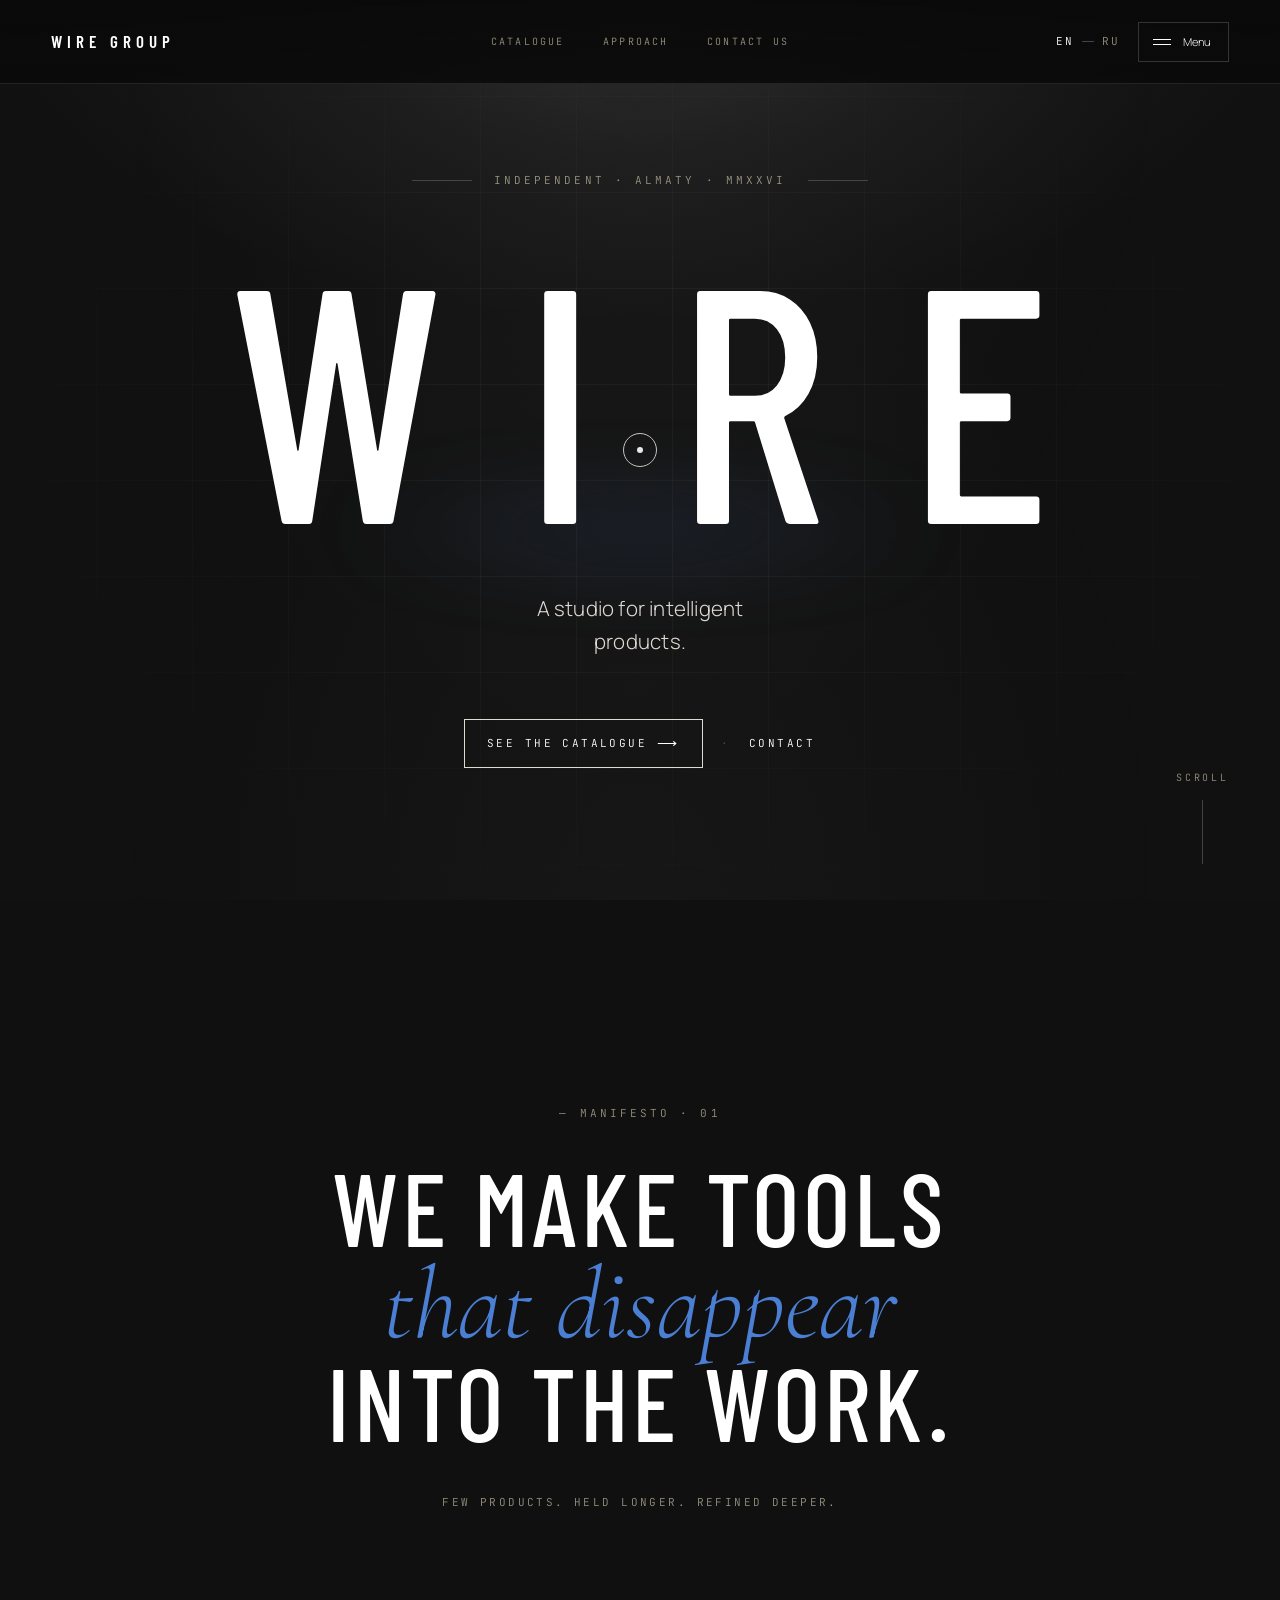
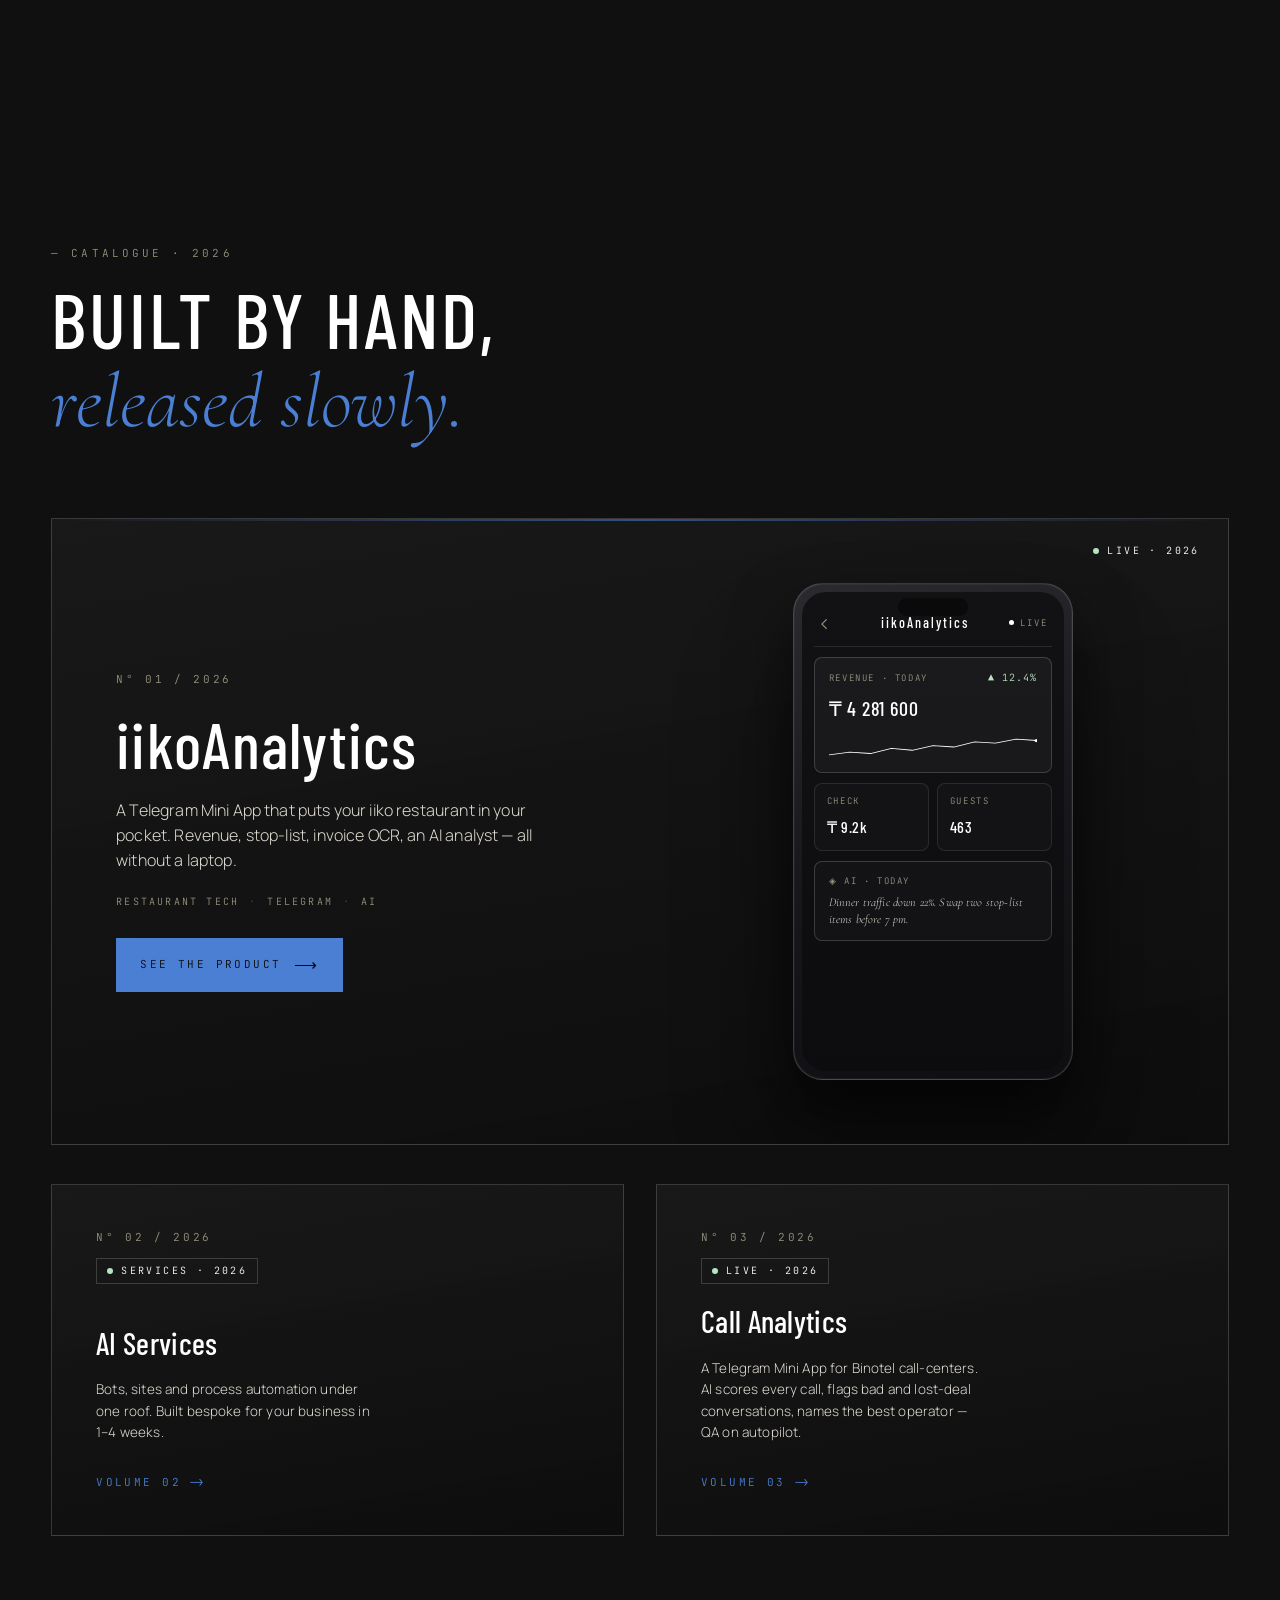
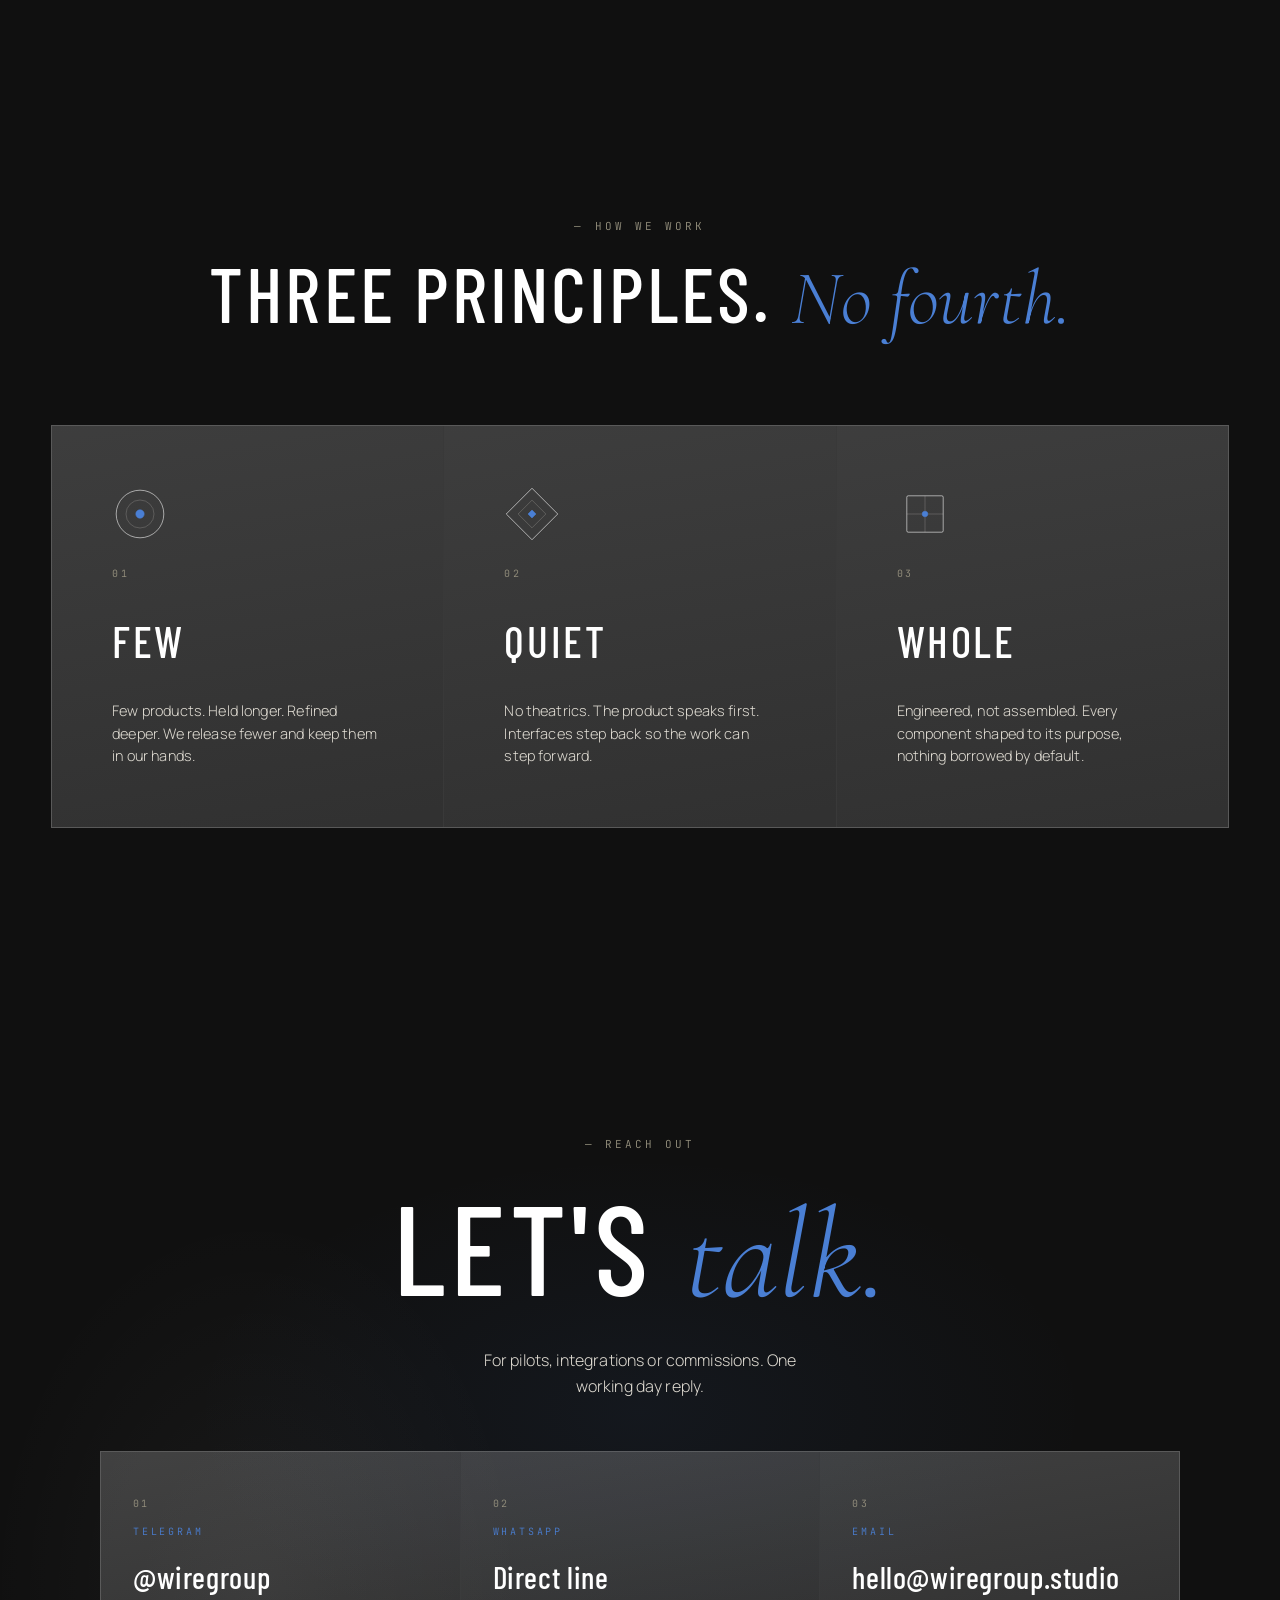
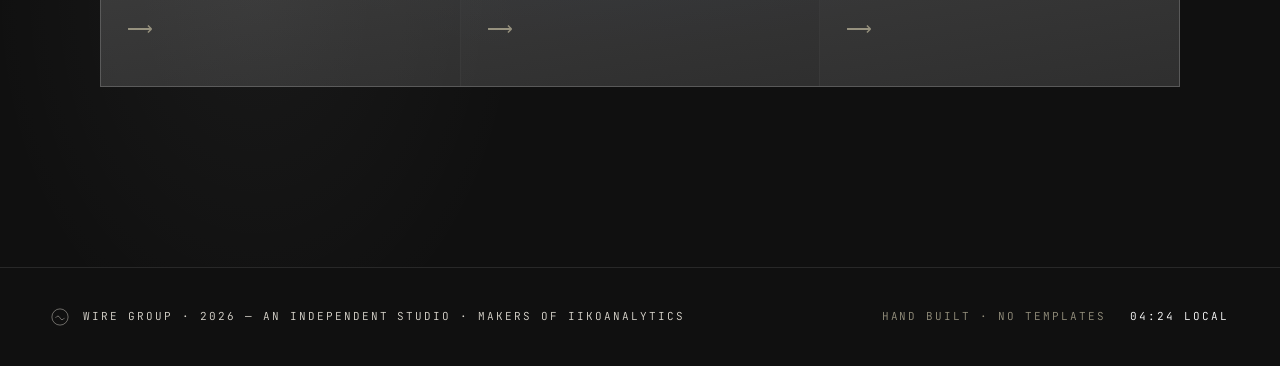
<file: index.html>
<!DOCTYPE html>
<html lang="en" data-lang="en">
<head>
<meta charset="UTF-8" />
<meta name="viewport" content="width=device-width, initial-scale=1.0" />
<title>Wire Group — iikoAnalytics · Restaurant Intelligence in Telegram</title>
<meta name="description" content="iikoAnalytics by Wire Group — a Telegram Mini App that puts your iiko restaurant analytics in your pocket. Revenue, average check, stop-list, invoice OCR, and an AI analyst — without a laptop." />
<link rel="preconnect" href="https://fonts.googleapis.com" />
<link rel="preconnect" href="https://fonts.gstatic.com" crossorigin />
<link href="https://fonts.googleapis.com/css2?family=Barlow+Condensed:wght@300;400;500;600&family=Cormorant+Garamond:ital,wght@0,300;0,400;1,300;1,400&family=Manrope:wght@200;300;400;500;600&family=JetBrains+Mono:wght@300;400&display=swap" rel="stylesheet" />
<link rel="stylesheet" href="style.css" />
</head>
<body class="page-home">

<!-- Custom cursor -->
<div class="cursor-ring" id="cursorRing" aria-hidden="true"></div>
<div class="cursor-dot" id="cursorDot" aria-hidden="true"></div>

<!-- Top bar -->
<header class="topbar">
  <a href="#hero" class="topbar-mark" data-cursor="link" aria-label="Wire Group home">
    <span class="topbar-wordmark">WIRE GROUP</span>
  </a>

  <nav class="topbar-nav topbar-links">
    <a href="#catalogue" class="topbar-link" data-cursor="link" data-menu-link><span data-i18n="nav-catalog">Catalogue</span></a>
    <a href="#approach" class="topbar-link" data-cursor="link" data-menu-link><span data-i18n="tb-approach">Approach</span></a>
    <a href="#contact" class="topbar-link" data-cursor="link" data-menu-link><span data-i18n="nav-contact">Contact</span></a>
  </nav>

  <div class="topbar-actions">
    <button class="lang-toggle" id="langToggle" data-cursor="link" aria-label="Toggle language">
      <span class="lang-current">EN</span>
      <span class="lang-divider"></span>
      <span class="lang-other">RU</span>
    </button>
    <button class="menu-button" id="menuOpen" data-cursor="link" aria-label="Open menu">
      <span class="menu-button-lines"><span></span><span></span></span>
      <span class="menu-button-label" data-i18n="menu">Menu</span>
    </button>
  </div>
</header>

<!-- Menu overlay -->
<div class="menu" id="menu" aria-hidden="true">
  <div class="menu-inner">
    <div class="menu-top">
      <span class="menu-eyebrow" data-i18n="menu-eyebrow">Navigation — Wire Group</span>
      <button class="menu-close" id="menuClose" data-cursor="link" aria-label="Close menu">
        <span class="menu-close-x"><span></span><span></span></span>
        <span data-i18n="close">Close</span>
      </button>
    </div>

    <nav class="menu-list">
      <a href="#hero" class="menu-item" data-cursor="link" data-menu-link>
        <span class="menu-index">01</span>
        <span class="menu-label" data-i18n="nav-home">Home</span>
        <span class="menu-arrow">→</span>
      </a>
      <a href="#catalogue" class="menu-item" data-cursor="link" data-menu-link>
        <span class="menu-index">02</span>
        <span class="menu-label" data-i18n="nav-catalog">Catalogue</span>
        <span class="menu-arrow">→</span>
      </a>
      <a href="#contact" class="menu-item" data-cursor="link" data-menu-link>
        <span class="menu-index">03</span>
        <span class="menu-label" data-i18n="nav-contact">Contact</span>
        <span class="menu-arrow">→</span>
      </a>
    </nav>

    <div class="menu-foot">
      <div class="menu-foot-block">
        <span class="menu-foot-label" data-i18n="direct">Direct</span>
        <a href="mailto:hello@wiregroup.studio" data-cursor="link">hello@wiregroup.studio</a>
      </div>
      <div class="menu-foot-block">
        <span class="menu-foot-label" data-i18n="channels">Channels</span>
        <div class="menu-foot-links">
          <a href="https://t.me/wiregroup" target="_blank" rel="noopener" data-cursor="link">Telegram</a>
          <a href="https://wa.me/77073131030" target="_blank" rel="noopener" data-cursor="link">WhatsApp</a>
        </div>
      </div>
      <div class="menu-foot-block">
        <span class="menu-foot-label" data-i18n="meridian">Meridian</span>
        <span class="menu-clock" id="menuClock">— : — : —</span>
      </div>
    </div>
  </div>
</div>

<main>

<!-- ========== HERO — brand statement, minimal ========== -->
<section class="brand-hero" id="hero">
  <div class="hero-atmosphere" aria-hidden="true"></div>
  <div class="hero-grid-overlay" aria-hidden="true"></div>

  <div class="brand-hero-inner">
    <span class="brand-eyebrow mono">
      <span class="brand-eyebrow-rule"></span>
      <span data-i18n="brand-eyebrow">Independent · Almaty · MMXXVI</span>
      <span class="brand-eyebrow-rule"></span>
    </span>

    <div class="brand-wordmark-stage" id="brandStage">
      <h1 class="brand-wordmark">
        <span class="letter">W</span><span class="letter">I</span><span class="letter">R</span><span class="letter">E</span>
      </h1>
    </div>

    <p class="brand-tagline" data-i18n="brand-tagline">
      <span class="serif-italic">A studio</span> for intelligent products.
    </p>

    <div class="brand-meta mono">
      <a href="#catalogue" class="brand-meta-cta" data-cursor="link" data-menu-link>
        <span data-i18n="brand-cta-1">See the catalogue</span>
        <span class="brand-cta-arrow">⟶</span>
      </a>
      <span class="brand-meta-sep">·</span>
      <a href="#contact" class="brand-meta-cta secondary" data-cursor="link" data-menu-link>
        <span data-i18n="brand-cta-2">Contact</span>
      </a>
    </div>
  </div>

  <a href="#manifesto" class="scroll-cue" data-cursor="link" data-menu-link>
    <span class="scroll-cue-text" data-i18n="scroll">Scroll</span>
    <span class="scroll-cue-line"><span></span></span>
  </a>
</section>

<!-- ========== MANIFESTO — big statement with cream accent ========== -->
<section class="manifesto" id="manifesto">
  <div class="manifesto-inner">
    <span class="kicker mono" data-i18n="manifesto-kicker">— Manifesto · 01</span>
    <h2 class="manifesto-headline">
      <span data-i18n="manifesto-1">We make tools</span>
      <span class="serif-italic accent" data-i18n="manifesto-2">that disappear</span>
      <span data-i18n="manifesto-3">into the work.</span>
    </h2>
    <p class="manifesto-foot mono">
      <span data-i18n="manifesto-foot">Few products. Held longer. Refined deeper.</span>
    </p>
  </div>
</section>

<!-- ========== CATALOGUE — visual product tile ========== -->
<section class="catalogue-brand" id="catalogue">
  <div class="catalogue-brand-head">
    <span class="kicker mono" data-i18n="catalogue-kicker">— Catalogue · 2026</span>
    <h2 class="catalogue-brand-title">
      <span data-i18n="catalogue-title-1">Built by hand,</span>
      <span class="serif-italic" data-i18n="catalogue-title-2">released slowly.</span>
    </h2>
  </div>

  <!-- Primary tile: iikoAnalytics -->
  <a href="iikoanalytics.html" class="tile tile-primary" data-cursor="view">
    <div class="tile-inner">
      <div class="tile-text">
        <span class="tile-index mono">N° 01 / 2026</span>
        <h3 class="tile-name">iikoAnalytics</h3>
        <p class="tile-desc" data-i18n="tile-1-desc">A Telegram Mini App that puts your iiko restaurant in your pocket. Revenue, stop-list, invoice OCR, an AI analyst — all without a laptop.</p>
        <div class="tile-tags mono">
          <span>RESTAURANT TECH</span>
          <span class="dot-sep">·</span>
          <span>TELEGRAM</span>
          <span class="dot-sep">·</span>
          <span>AI</span>
        </div>
        <span class="tile-cta">
          <span data-i18n="tile-cta">See the product</span>
          <span class="tile-arrow">⟶</span>
        </span>
      </div>

      <div class="tile-visual">
        <div class="phone phone-compact">
          <div class="phone-notch" aria-hidden="true"></div>
          <div class="phone-screen">
            <div class="ph-header">
              <span class="ph-back" aria-hidden="true">‹</span>
              <span class="ph-title">iikoAnalytics</span>
              <span class="ph-live"><span class="ph-live-dot"></span> live</span>
            </div>
            <div class="ph-card primary">
              <div class="ph-card-head">
                <span class="ph-card-label">Revenue · today</span>
                <span class="ph-delta up">▲ 12.4%</span>
              </div>
              <div class="ph-card-value">₸ 4 281 600</div>
              <svg class="ph-spark" viewBox="0 0 200 40" preserveAspectRatio="none" aria-hidden="true">
                <polyline points="0,32 20,28 40,30 60,22 80,25 100,18 120,20 140,12 160,14 180,8 200,10" />
                <circle cx="200" cy="10" r="2.5" class="ph-spark-dot" />
              </svg>
            </div>
            <div class="ph-row">
              <div class="ph-card small">
                <span class="ph-card-label">Check</span>
                <span class="ph-card-value">₸ 9.2k</span>
              </div>
              <div class="ph-card small">
                <span class="ph-card-label">Guests</span>
                <span class="ph-card-value">463</span>
              </div>
            </div>
            <div class="ph-card ai">
              <div class="ph-card-head">
                <span class="ph-card-label">◈ AI · today</span>
              </div>
              <p class="ph-ai-text">Dinner traffic down 22%. Swap two stop-list items before 7 pm.</p>
            </div>
          </div>
        </div>
      </div>
    </div>
    <span class="tile-status"><span class="tile-status-dot"></span> Live · 2026</span>
  </a>

  <!-- Secondary tiles -->
  <div class="tile-row">
    <a href="ai-services.html" class="tile tile-placeholder tile-live" data-cursor="view">
      <span class="tile-index mono">N° 02 / 2026</span>
      <span class="tile-soon mono live" data-i18n="card-2-badge">Services · 2026</span>
      <h3 class="tile-name-sm" data-i18n="card-2-name">AI Services</h3>
      <p class="tile-desc-sm" data-i18n="card-2-desc">Bots, sites and process automation under one roof. Built bespoke for your business in 1–4 weeks.</p>
      <span class="tile-cta-sm mono">
        <span data-i18n="card-2-arrow">Volume 02 ⟶</span>
      </span>
    </a>
    <a href="call-analytics.html" class="tile tile-placeholder tile-live" data-cursor="view">
      <span class="tile-index mono">N° 03 / 2026</span>
      <span class="tile-soon mono live">Live · 2026</span>
      <h3 class="tile-name-sm">Call Analytics</h3>
      <p class="tile-desc-sm">A Telegram Mini App for Binotel call-centers. AI scores every call, flags bad and lost-deal conversations, names the best operator — QA on autopilot.</p>
      <span class="tile-cta-sm mono">
        <span>Volume 03 ⟶</span>
      </span>
    </a>
  </div>
</section>

<!-- ========== APPROACH — 3 big blocks ========== -->
<section class="approach" id="approach">
  <div class="approach-head">
    <span class="kicker mono" data-i18n="approach-kicker">— How we work</span>
    <h2 class="approach-title">
      <span data-i18n="approach-title-1">Three principles.</span>
      <span class="serif-italic accent" data-i18n="approach-title-2">No fourth.</span>
    </h2>
  </div>

  <div class="approach-grid">
    <article class="principle">
      <svg class="principle-glyph" viewBox="0 0 80 80" aria-hidden="true">
        <circle cx="40" cy="40" r="34" />
        <circle cx="40" cy="40" r="20" class="thin" />
        <circle cx="40" cy="40" r="6" class="solid" />
      </svg>
      <span class="principle-num mono">01</span>
      <h3 data-i18n="p1-name">Few</h3>
      <p data-i18n="p1-body">Few products. Held longer. Refined deeper. We release fewer and keep them in our hands.</p>
    </article>

    <article class="principle">
      <svg class="principle-glyph" viewBox="0 0 80 80" aria-hidden="true">
        <rect x="14" y="14" width="52" height="52" transform="rotate(45 40 40)" />
        <rect x="26" y="26" width="28" height="28" transform="rotate(45 40 40)" class="thin" />
        <rect x="36" y="36" width="8" height="8" transform="rotate(45 40 40)" class="solid" />
      </svg>
      <span class="principle-num mono">02</span>
      <h3 data-i18n="p2-name">Quiet</h3>
      <p data-i18n="p2-body">No theatrics. The product speaks first. Interfaces step back so the work can step forward.</p>
    </article>

    <article class="principle">
      <svg class="principle-glyph" viewBox="0 0 80 80" aria-hidden="true">
        <rect x="14" y="14" width="52" height="52" rx="2" />
        <line x1="14" y1="40" x2="66" y2="40" class="thin" />
        <line x1="40" y1="14" x2="40" y2="66" class="thin" />
        <circle cx="40" cy="40" r="4" class="solid" />
      </svg>
      <span class="principle-num mono">03</span>
      <h3 data-i18n="p3-name">Whole</h3>
      <p data-i18n="p3-body">Engineered, not assembled. Every component shaped to its purpose, nothing borrowed by default.</p>
    </article>
  </div>
</section>

<!-- ========== CONTACT — bold pillars ========== -->
<section class="contact-brand" id="contact">
  <div class="contact-brand-bg" aria-hidden="true"></div>

  <div class="contact-brand-inner">
    <span class="kicker mono" data-i18n="contact-brand-kicker">— Reach out</span>
    <h2 class="contact-brand-title">
      <span data-i18n="contact-brand-title-1">Let's</span>
      <span class="serif-italic accent" data-i18n="contact-brand-title-2">talk.</span>
    </h2>
    <p class="contact-brand-sub" data-i18n="contact-brand-sub">For pilots, integrations or commissions. One working day reply.</p>

    <div class="pillars">
      <a href="https://t.me/wiregroup" target="_blank" rel="noopener" class="pillar" data-cursor="link">
        <span class="pillar-num mono">01</span>
        <span class="pillar-label mono">Telegram</span>
        <span class="pillar-handle">@wiregroup</span>
        <span class="pillar-icon">⟶</span>
      </a>
      <a href="https://wa.me/77073131030" target="_blank" rel="noopener" class="pillar" data-cursor="link">
        <span class="pillar-num mono">02</span>
        <span class="pillar-label mono">WhatsApp</span>
        <span class="pillar-handle" data-i18n="pillar-direct">Direct line</span>
        <span class="pillar-icon">⟶</span>
      </a>
      <a href="mailto:hello@wiregroup.studio" class="pillar" data-cursor="link">
        <span class="pillar-num mono">03</span>
        <span class="pillar-label mono">Email</span>
        <span class="pillar-handle">hello@wiregroup.studio</span>
        <span class="pillar-icon">⟶</span>
      </a>
    </div>
  </div>
</section>


<footer class="footer">
  <div class="footer-mark">
    <span class="footer-mark-symbol">
      <svg viewBox="0 0 40 40" aria-hidden="true">
        <circle cx="20" cy="20" r="18" />
        <path d="M10 22 Q 16 14 20 22 T 30 22" />
      </svg>
    </span>
    <span>WIRE GROUP · 2026 — <span data-i18n="footer-note">An independent studio</span></span>
  </div>
  <div class="footer-right">
    <span data-i18n="footer-build">Hand built · No templates</span>
    <span class="footer-time" id="footerTime">— : —</span>
  </div>
</footer>

</main>

<script src="main.js"></script>

</body>
</html>
</file>
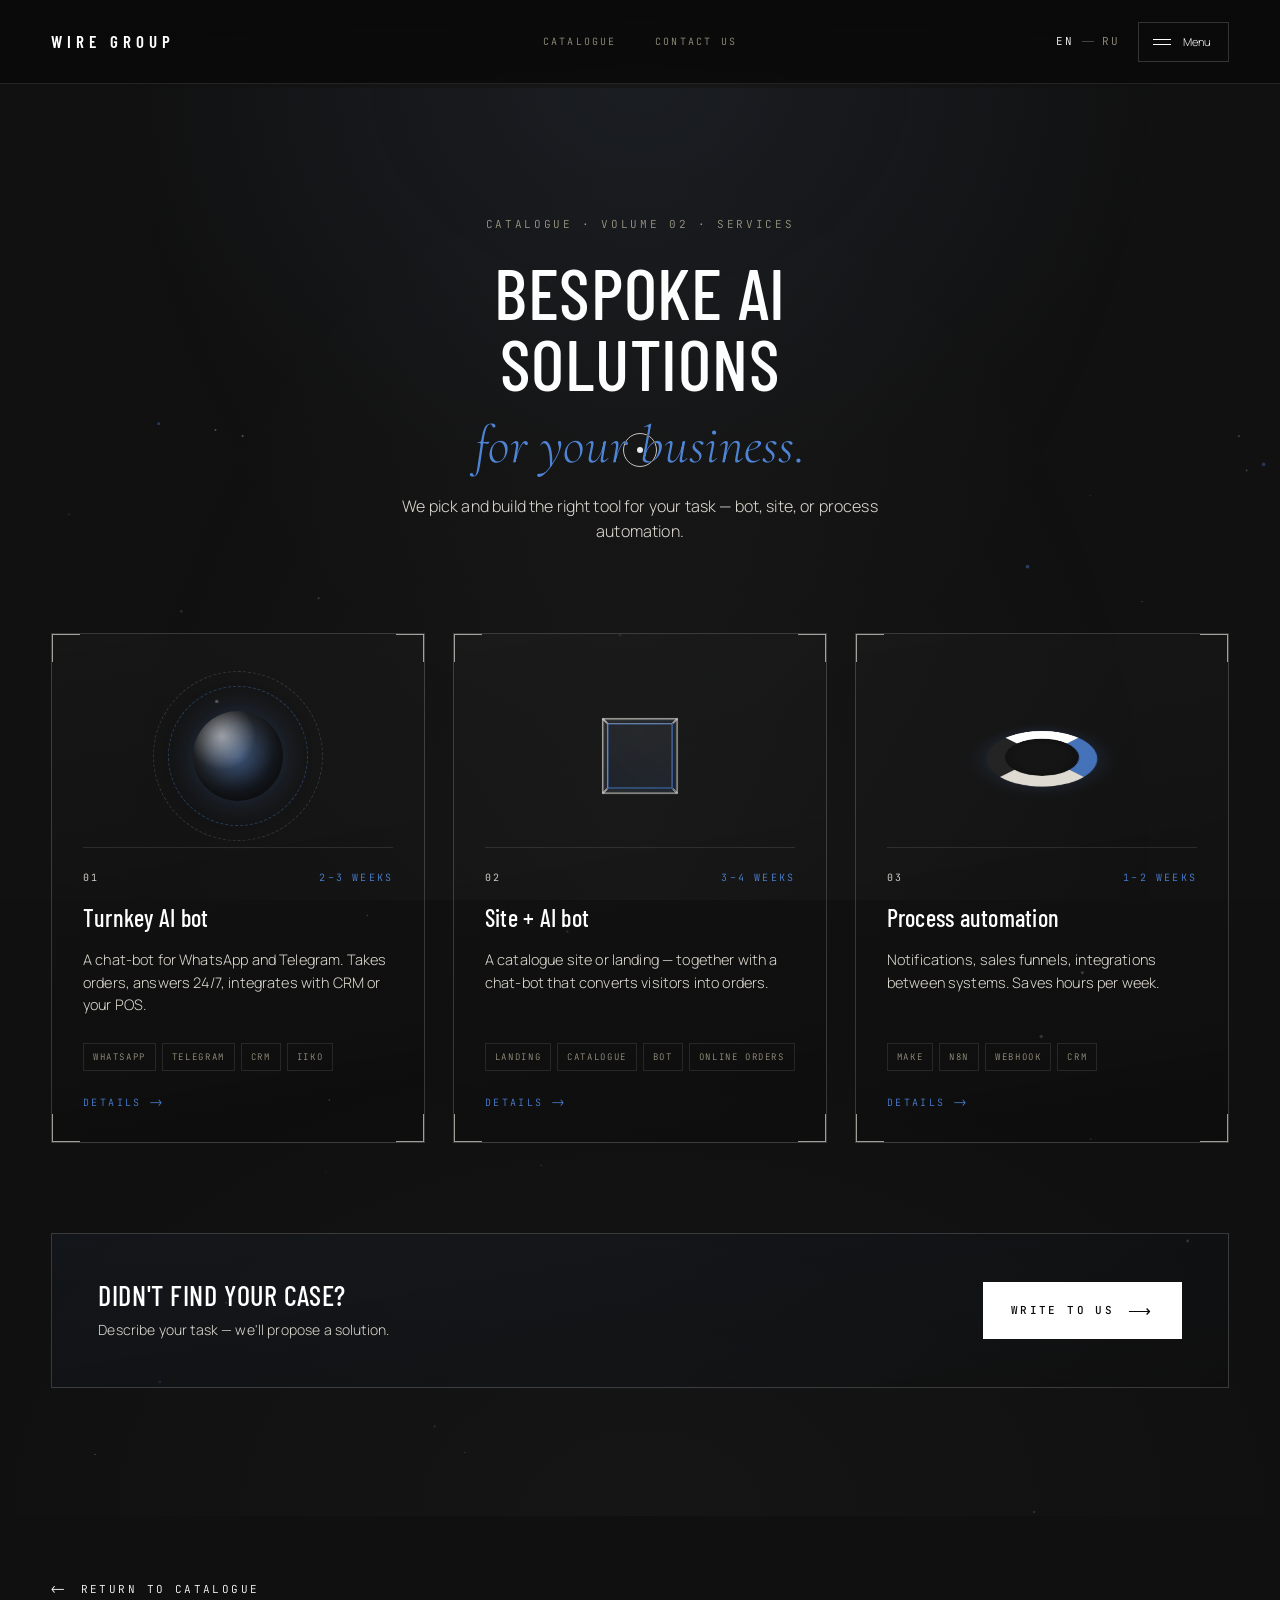
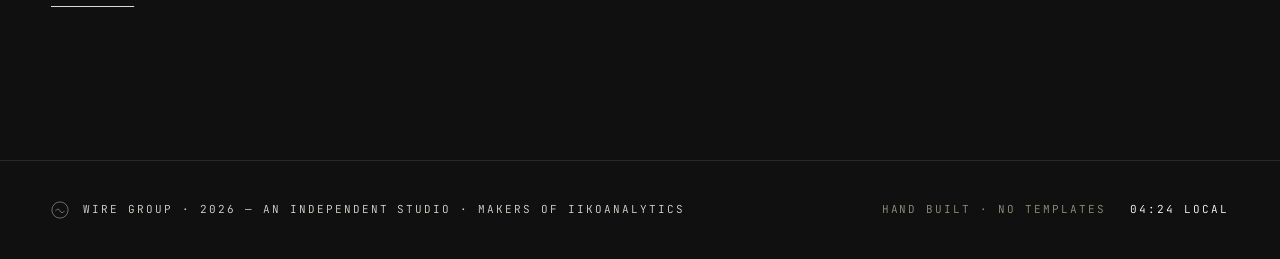
<file: ai-services.html>
<!DOCTYPE html>
<html lang="en" data-lang="en">
<head>
<meta charset="UTF-8" />
<meta name="viewport" content="width=device-width, initial-scale=1.0" />
<title>Wire Group — AI Services · Bespoke AI for your business</title>
<meta name="description" content="Wire Group AI Services — bespoke bots, sites and process automation. Turnkey AI bots, site + bot bundles, and process automation in 1–4 weeks." />
<link rel="preconnect" href="https://fonts.googleapis.com" />
<link rel="preconnect" href="https://fonts.gstatic.com" crossorigin />
<link href="https://fonts.googleapis.com/css2?family=Barlow+Condensed:wght@300;400;500;600&family=Cormorant+Garamond:ital,wght@0,300;0,400;1,300;1,400&family=Manrope:wght@200;300;400;500;600&family=JetBrains+Mono:wght@300;400&display=swap" rel="stylesheet" />
<link rel="stylesheet" href="style.css" />
</head>
<body class="page-ai-services">

<div class="cursor-ring" id="cursorRing" aria-hidden="true"></div>
<div class="cursor-dot" id="cursorDot" aria-hidden="true"></div>

<header class="topbar">
  <a href="index.html" class="topbar-mark" data-cursor="link" aria-label="Wire Group home">
    <span class="topbar-wordmark">WIRE GROUP</span>
  </a>

  <nav class="topbar-nav topbar-links">
    <a href="index.html#catalogue" class="topbar-link" data-cursor="link"><span data-i18n="nav-catalog">Catalogue</span></a>
    <a href="#contact" class="topbar-link" data-cursor="link" data-menu-link><span data-i18n="nav-contact">Contact</span></a>
  </nav>

  <div class="topbar-actions">
    <button class="lang-toggle" id="langToggle" data-cursor="link" aria-label="Toggle language">
      <span class="lang-current">EN</span>
      <span class="lang-divider"></span>
      <span class="lang-other">RU</span>
    </button>
    <button class="menu-button" id="menuOpen" data-cursor="link" aria-label="Open menu">
      <span class="menu-button-lines"><span></span><span></span></span>
      <span class="menu-button-label" data-i18n="menu">Menu</span>
    </button>
  </div>
</header>

<!-- Menu overlay -->
<div class="menu" id="menu" aria-hidden="true">
  <div class="menu-inner">
    <div class="menu-top">
      <span class="menu-eyebrow" data-i18n="menu-eyebrow">Navigation — Wire Group</span>
      <button class="menu-close" id="menuClose" data-cursor="link" aria-label="Close menu">
        <span class="menu-close-x"><span></span><span></span></span>
        <span data-i18n="close">Close</span>
      </button>
    </div>

    <nav class="menu-list">
      <a href="index.html#hero" class="menu-item" data-cursor="link">
        <span class="menu-index">01</span>
        <span class="menu-label" data-i18n="nav-home">Home</span>
        <span class="menu-arrow">→</span>
      </a>
      <a href="index.html#catalogue" class="menu-item" data-cursor="link">
        <span class="menu-index">02</span>
        <span class="menu-label" data-i18n="nav-catalog">Catalogue</span>
        <span class="menu-arrow">→</span>
      </a>
      <a href="index.html#contact" class="menu-item" data-cursor="link">
        <span class="menu-index">03</span>
        <span class="menu-label" data-i18n="nav-contact">Contact</span>
        <span class="menu-arrow">→</span>
      </a>
    </nav>

    <div class="menu-foot">
      <div class="menu-foot-block">
        <span class="menu-foot-label" data-i18n="direct">Direct</span>
        <a href="mailto:hello@wiregroup.studio" data-cursor="link">hello@wiregroup.studio</a>
      </div>
      <div class="menu-foot-block">
        <span class="menu-foot-label" data-i18n="channels">Channels</span>
        <div class="menu-foot-links">
          <a href="https://t.me/wiregroup" target="_blank" rel="noopener" data-cursor="link">Telegram</a>
          <a href="https://wa.me/77073131030" target="_blank" rel="noopener" data-cursor="link">WhatsApp</a>
        </div>
      </div>
      <div class="menu-foot-block">
        <span class="menu-foot-label" data-i18n="meridian">Meridian</span>
        <span class="menu-clock" id="menuClock">— : — : —</span>
      </div>
    </div>
  </div>
</div>

<main class="catalog-page">

<!-- =================  BESPOKE AI SERVICES  ================= -->
<section class="ai-services" id="ai-services" aria-label="Bespoke AI solutions">
  <canvas class="ai-bg-particles" aria-hidden="true"></canvas>

  <header class="ai-services-intro">
    <span class="ai-services-kicker mono" data-i18n="ai-kicker">Catalogue · Volume 02 · Services</span>
    <h2 class="ai-services-headline">
      <span data-i18n="ai-headline-1">Bespoke AI solutions</span>
      <span class="serif-italic" data-i18n="ai-headline-2">for your business.</span>
    </h2>
    <p class="ai-services-sub" data-i18n="ai-sub">We pick and build the right tool for your task — bot, site, or process automation.</p>
  </header>

  <div class="ai-packages">
    <canvas class="ai-3d-canvas" aria-hidden="true"></canvas>

    <article class="ai-pack" data-cursor="view" data-modal="ai-modal-1" role="button" tabindex="0" aria-haspopup="dialog">
      <span class="frame-corner tl"></span>
      <span class="frame-corner tr"></span>
      <span class="frame-corner bl"></span>
      <span class="frame-corner br"></span>

      <div class="ai-pack-3d" data-3d="sphere">
        <div class="ai-pack-3d-fallback" aria-hidden="true">
          <span class="fb-sphere"></span>
          <span class="fb-orbit"></span>
          <span class="fb-orbit fb-orbit-2"></span>
        </div>
      </div>

      <div class="ai-pack-meta">
        <span class="ai-pack-num mono">01</span>
        <span class="ai-pack-time mono" data-i18n="ai-1-time">2–3 weeks</span>
      </div>
      <h3 class="ai-pack-title" data-i18n="ai-1-title">Turnkey AI bot</h3>
      <p class="ai-pack-body" data-i18n="ai-1-body">A chat-bot for WhatsApp and Telegram. Takes orders, answers 24/7, integrates with CRM or your POS.</p>
      <ul class="ai-pack-tags">
        <li>WhatsApp</li><li>Telegram</li><li>CRM</li><li>iiko</li>
      </ul>
      <span class="ai-pack-more mono" data-i18n="ai-more">Details ⟶</span>
    </article>

    <article class="ai-pack" data-cursor="view" data-modal="ai-modal-2" role="button" tabindex="0" aria-haspopup="dialog">
      <span class="frame-corner tl"></span>
      <span class="frame-corner tr"></span>
      <span class="frame-corner bl"></span>
      <span class="frame-corner br"></span>

      <div class="ai-pack-3d" data-3d="cube">
        <div class="ai-pack-3d-fallback" aria-hidden="true">
          <span class="fb-cube"><span></span><span></span><span></span><span></span><span></span><span></span></span>
        </div>
      </div>

      <div class="ai-pack-meta">
        <span class="ai-pack-num mono">02</span>
        <span class="ai-pack-time mono" data-i18n="ai-2-time">3–4 weeks</span>
      </div>
      <h3 class="ai-pack-title" data-i18n="ai-2-title">Site + AI bot</h3>
      <p class="ai-pack-body" data-i18n="ai-2-body">A catalogue site or landing — together with a chat-bot that converts visitors into orders.</p>
      <ul class="ai-pack-tags">
        <li>Landing</li><li>Catalogue</li><li>Bot</li><li>Online orders</li>
      </ul>
      <span class="ai-pack-more mono" data-i18n="ai-more">Details ⟶</span>
    </article>

    <article class="ai-pack" data-cursor="view" data-modal="ai-modal-3" role="button" tabindex="0" aria-haspopup="dialog">
      <span class="frame-corner tl"></span>
      <span class="frame-corner tr"></span>
      <span class="frame-corner bl"></span>
      <span class="frame-corner br"></span>

      <div class="ai-pack-3d" data-3d="torus">
        <div class="ai-pack-3d-fallback" aria-hidden="true">
          <span class="fb-torus"></span>
        </div>
      </div>

      <div class="ai-pack-meta">
        <span class="ai-pack-num mono">03</span>
        <span class="ai-pack-time mono" data-i18n="ai-3-time">1–2 weeks</span>
      </div>
      <h3 class="ai-pack-title" data-i18n="ai-3-title">Process automation</h3>
      <p class="ai-pack-body" data-i18n="ai-3-body">Notifications, sales funnels, integrations between systems. Saves hours per week.</p>
      <ul class="ai-pack-tags">
        <li>Make</li><li>n8n</li><li>Webhook</li><li>CRM</li>
      </ul>
      <span class="ai-pack-more mono" data-i18n="ai-more">Details ⟶</span>
    </article>
  </div>

  <!-- ============ Modal: Turnkey AI bot ============ -->
  <div class="ai-modal" id="ai-modal-1" role="dialog" aria-modal="true" aria-labelledby="ai-modal-1-title" aria-hidden="true">
    <div class="ai-modal-backdrop" data-modal-close></div>
    <div class="ai-modal-panel">
      <span class="frame-corner tl"></span>
      <span class="frame-corner tr"></span>
      <span class="frame-corner bl"></span>
      <span class="frame-corner br"></span>

      <button class="ai-modal-close" data-modal-close aria-label="Close">
        <span class="ai-modal-close-x"><span></span><span></span></span>
        <span class="mono" data-i18n="close">Close</span>
      </button>

      <div class="ai-modal-head">
        <span class="ai-modal-eyebrow mono">
          <span data-i18n="ai-pack-label">Package</span> · 01
          <span class="ai-modal-eyebrow-sep">·</span>
          <span data-i18n="ai-1-time">2–3 weeks</span>
        </span>
        <h3 class="ai-modal-title" id="ai-modal-1-title" data-i18n="ai-1-title">Turnkey AI bot</h3>
        <p class="ai-modal-lead" data-i18n="ai-1-body">A chat-bot for WhatsApp and Telegram. Takes orders, answers 24/7, integrates with CRM or your POS.</p>
      </div>

      <div class="ai-modal-body">
        <div class="ai-modal-block">
          <span class="ai-modal-block-label mono" data-i18n="ai-includes">What's included</span>
          <ul class="ai-modal-list">
            <li data-i18n="ai-1-list-1">Conversation flow tailored to your business — 5–8 branches</li>
            <li data-i18n="ai-1-list-2">WhatsApp Business API and Telegram setup</li>
            <li data-i18n="ai-1-list-3">Knowledge base — bot answers from your documents and FAQ</li>
            <li data-i18n="ai-1-list-4">Order intake — handoff to a manager or fully automated</li>
            <li data-i18n="ai-1-list-5">CRM integration (amoCRM, Bitrix24) or iiko / POS</li>
            <li data-i18n="ai-1-list-6">Admin panel — view dialogues, edit answers, export leads</li>
            <li data-i18n="ai-1-list-7">Two weeks of post-launch tuning</li>
          </ul>
        </div>

        <div class="ai-modal-block">
          <span class="ai-modal-block-label mono" data-i18n="ai-stack">Stack & integrations</span>
          <ul class="ai-pack-tags ai-modal-tags">
            <li>WhatsApp</li><li>Telegram</li><li>amoCRM</li><li>Bitrix24</li><li>iiko</li><li>Claude</li>
          </ul>
        </div>

        <div class="ai-modal-block">
          <span class="ai-modal-block-label mono" data-i18n="ai-out-label">Deliverables</span>
          <p class="ai-modal-out" data-i18n="ai-1-out">A working bot on both channels, full access, brief onboarding for your team.</p>
        </div>
      </div>

      <a href="mailto:hello@wiregroup.studio?subject=AI%20bot%20—%20discuss%20a%20project" class="ai-modal-cta" data-cursor="link">
        <span data-i18n="ai-modal-cta">Discuss your project</span>
        <span class="ai-cta-arrow">⟶</span>
      </a>
    </div>
  </div>

  <!-- ============ Modal: Site + AI bot ============ -->
  <div class="ai-modal" id="ai-modal-2" role="dialog" aria-modal="true" aria-labelledby="ai-modal-2-title" aria-hidden="true">
    <div class="ai-modal-backdrop" data-modal-close></div>
    <div class="ai-modal-panel">
      <span class="frame-corner tl"></span>
      <span class="frame-corner tr"></span>
      <span class="frame-corner bl"></span>
      <span class="frame-corner br"></span>

      <button class="ai-modal-close" data-modal-close aria-label="Close">
        <span class="ai-modal-close-x"><span></span><span></span></span>
        <span class="mono" data-i18n="close">Close</span>
      </button>

      <div class="ai-modal-head">
        <span class="ai-modal-eyebrow mono">
          <span data-i18n="ai-pack-label">Package</span> · 02
          <span class="ai-modal-eyebrow-sep">·</span>
          <span data-i18n="ai-2-time">3–4 weeks</span>
        </span>
        <h3 class="ai-modal-title" id="ai-modal-2-title" data-i18n="ai-2-title">Site + AI bot</h3>
        <p class="ai-modal-lead" data-i18n="ai-2-body">A catalogue site or landing — together with a chat-bot that converts visitors into orders.</p>
      </div>

      <div class="ai-modal-body">
        <div class="ai-modal-block">
          <span class="ai-modal-block-label mono" data-i18n="ai-includes">What's included</span>
          <ul class="ai-modal-list">
            <li data-i18n="ai-2-list-1">Custom design on-brand — mobile-first</li>
            <li data-i18n="ai-2-list-2">Responsive build, on-page SEO, sub-2s page speed</li>
            <li data-i18n="ai-2-list-3">Embedded AI assistant — answers visitors directly in the site chat</li>
            <li data-i18n="ai-2-list-4">Lead-capture flows — contact and order details</li>
            <li data-i18n="ai-2-list-5">One bot across all channels — site, WhatsApp, Telegram</li>
            <li data-i18n="ai-2-list-6">CRM integration — every lead lands in your pipeline</li>
            <li data-i18n="ai-2-list-7">Domain, hosting and analytics — all configured</li>
          </ul>
        </div>

        <div class="ai-modal-block">
          <span class="ai-modal-block-label mono" data-i18n="ai-stack">Stack & integrations</span>
          <ul class="ai-pack-tags ai-modal-tags">
            <li>Landing</li><li>Catalogue</li><li>AI chat</li><li>WhatsApp</li><li>Telegram</li><li>CRM</li>
          </ul>
        </div>

        <div class="ai-modal-block">
          <span class="ai-modal-block-label mono" data-i18n="ai-out-label">Deliverables</span>
          <p class="ai-modal-out" data-i18n="ai-2-out">Live website, embedded AI assistant, connected CRM lead pipeline.</p>
        </div>
      </div>

      <a href="mailto:hello@wiregroup.studio?subject=Site%20%2B%20AI%20bot%20—%20discuss%20a%20project" class="ai-modal-cta" data-cursor="link">
        <span data-i18n="ai-modal-cta">Discuss your project</span>
        <span class="ai-cta-arrow">⟶</span>
      </a>
    </div>
  </div>

  <!-- ============ Modal: Process automation ============ -->
  <div class="ai-modal" id="ai-modal-3" role="dialog" aria-modal="true" aria-labelledby="ai-modal-3-title" aria-hidden="true">
    <div class="ai-modal-backdrop" data-modal-close></div>
    <div class="ai-modal-panel">
      <span class="frame-corner tl"></span>
      <span class="frame-corner tr"></span>
      <span class="frame-corner bl"></span>
      <span class="frame-corner br"></span>

      <button class="ai-modal-close" data-modal-close aria-label="Close">
        <span class="ai-modal-close-x"><span></span><span></span></span>
        <span class="mono" data-i18n="close">Close</span>
      </button>

      <div class="ai-modal-head">
        <span class="ai-modal-eyebrow mono">
          <span data-i18n="ai-pack-label">Package</span> · 03
          <span class="ai-modal-eyebrow-sep">·</span>
          <span data-i18n="ai-3-time">1–2 weeks</span>
        </span>
        <h3 class="ai-modal-title" id="ai-modal-3-title" data-i18n="ai-3-title">Process automation</h3>
        <p class="ai-modal-lead" data-i18n="ai-3-body">Notifications, sales funnels, integrations between systems. Saves hours per week.</p>
      </div>

      <div class="ai-modal-body">
        <div class="ai-modal-block">
          <span class="ai-modal-block-label mono" data-i18n="ai-includes">What's included</span>
          <ul class="ai-modal-list">
            <li data-i18n="ai-3-list-1">Workflow audit — find what eats time in your team</li>
            <li data-i18n="ai-3-list-2">Notifications to Telegram, email or Slack on the right events</li>
            <li data-i18n="ai-3-list-3">Integrations across CRM, POS, sheets, accounting (Make / n8n)</li>
            <li data-i18n="ai-3-list-4">Auto-funnels — follow-ups, reminders, status changes</li>
            <li data-i18n="ai-3-list-5">Daily and weekly digests — sales, stock, KPI in one report</li>
            <li data-i18n="ai-3-list-6">Webhook triggers tied to your existing systems</li>
            <li data-i18n="ai-3-list-7">Documentation — your team can edit flows themselves</li>
          </ul>
        </div>

        <div class="ai-modal-block">
          <span class="ai-modal-block-label mono" data-i18n="ai-stack">Stack & integrations</span>
          <ul class="ai-pack-tags ai-modal-tags">
            <li>Make</li><li>n8n</li><li>Webhook</li><li>Zapier</li><li>CRM</li><li>iiko</li>
          </ul>
        </div>

        <div class="ai-modal-block">
          <span class="ai-modal-block-label mono" data-i18n="ai-out-label">Deliverables</span>
          <p class="ai-modal-out" data-i18n="ai-3-out">Live automations, full documentation, one week of post-launch support.</p>
        </div>
      </div>

      <a href="mailto:hello@wiregroup.studio?subject=Process%20automation%20—%20discuss%20a%20project" class="ai-modal-cta" data-cursor="link">
        <span data-i18n="ai-modal-cta">Discuss your project</span>
        <span class="ai-cta-arrow">⟶</span>
      </a>
    </div>
  </div>

  <div class="ai-cta">
    <div class="ai-cta-text">
      <h4 class="ai-cta-title" data-i18n="ai-cta-title">Didn't find your case?</h4>
      <p class="ai-cta-sub" data-i18n="ai-cta-sub">Describe your task — we'll propose a solution.</p>
    </div>
    <a href="mailto:hello@wiregroup.studio" class="ai-cta-btn" data-cursor="link">
      <span data-i18n="ai-cta-btn">Write to us</span>
      <span class="ai-cta-arrow">⟶</span>
    </a>
  </div>
</section>

<section class="section" style="padding-top: 60px;">
  <a href="index.html#catalogue" class="link-arrow" data-cursor="link">
    <span class="arrow">⟵</span>
    <span data-i18n="back-catalog">Return to catalogue</span>
  </a>
</section>

<footer class="footer">
  <div class="footer-mark">
    <span class="footer-mark-symbol">
      <svg viewBox="0 0 40 40" aria-hidden="true">
        <circle cx="20" cy="20" r="18" />
        <path d="M10 22 Q 16 14 20 22 T 30 22" />
      </svg>
    </span>
    <span>WIRE GROUP · 2026 — <span data-i18n="footer-note">An independent studio</span></span>
  </div>
  <div class="footer-right">
    <span data-i18n="footer-build">Hand built · No templates</span>
    <span class="footer-time" id="footerTime">— : —</span>
  </div>
</footer>

</main>

<script src="main.js"></script>
<script src="ai-services.js" defer></script>

</body>
</html>
</file>
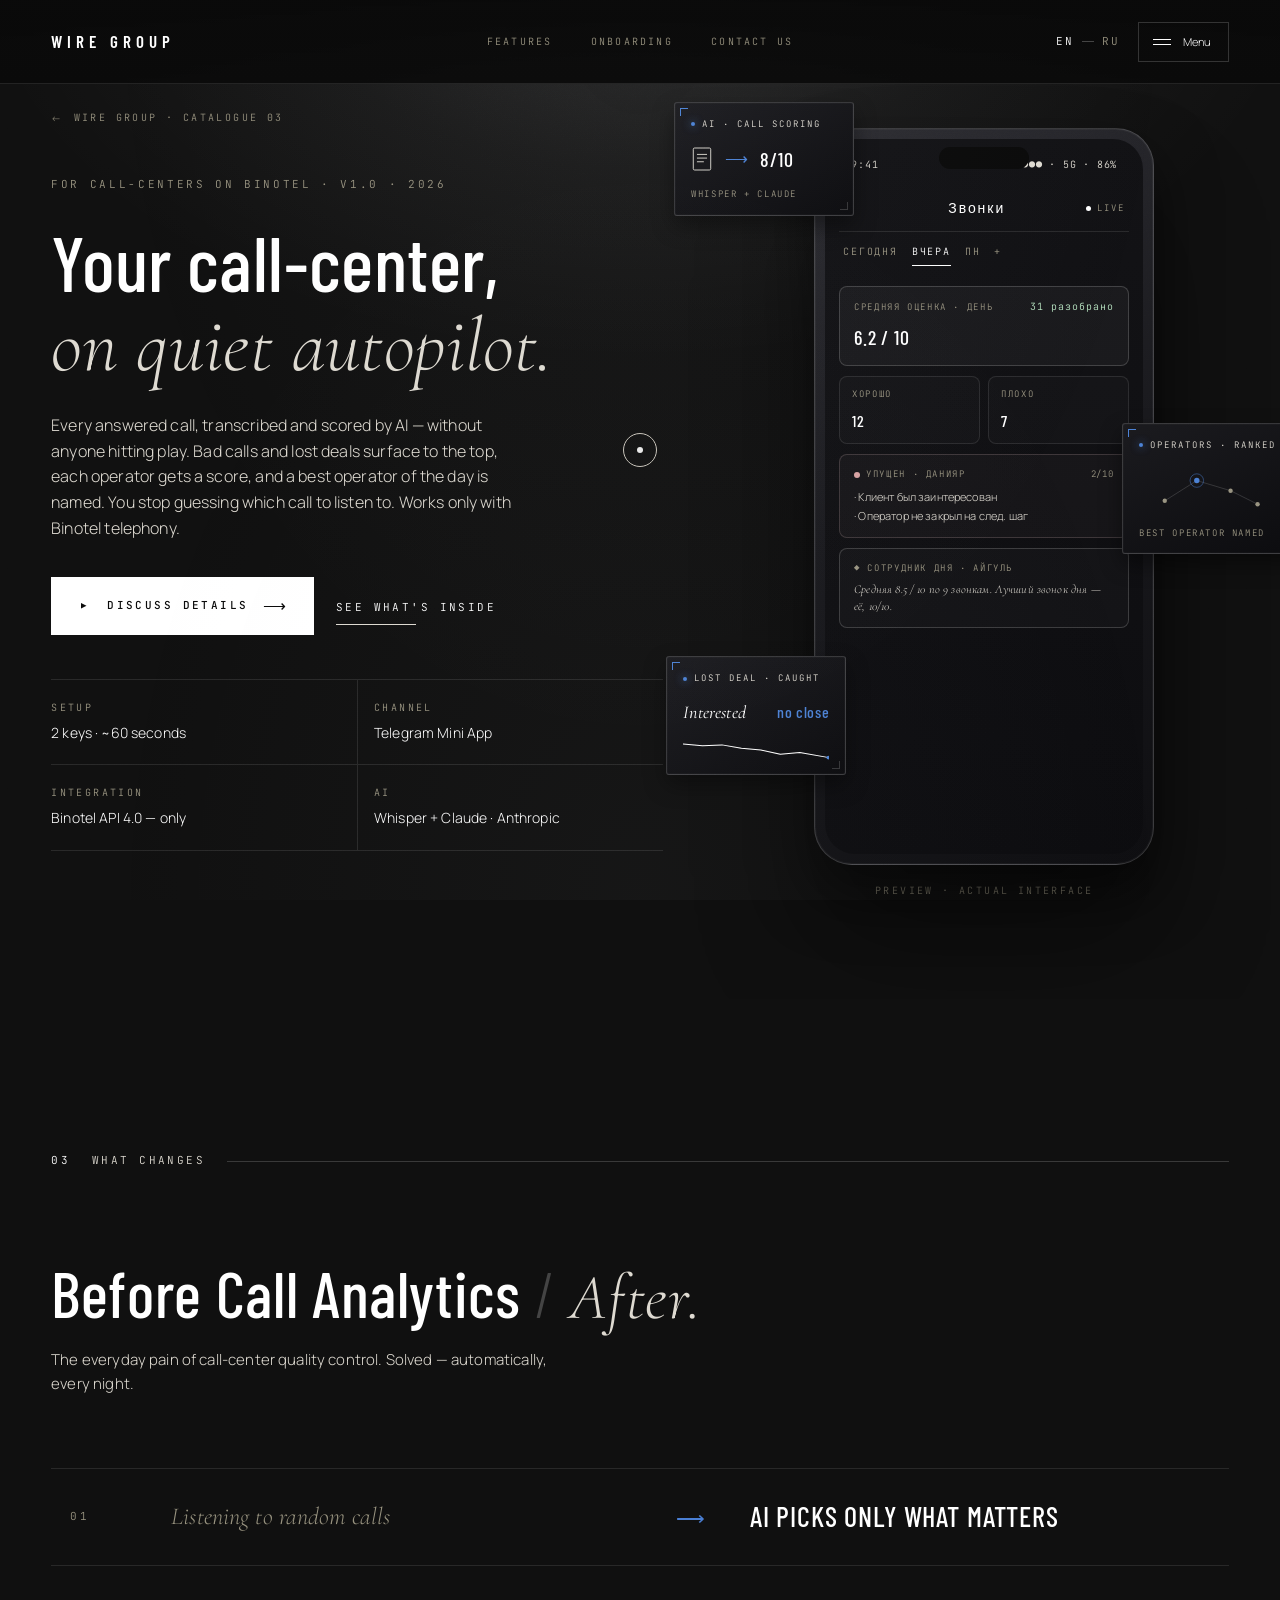
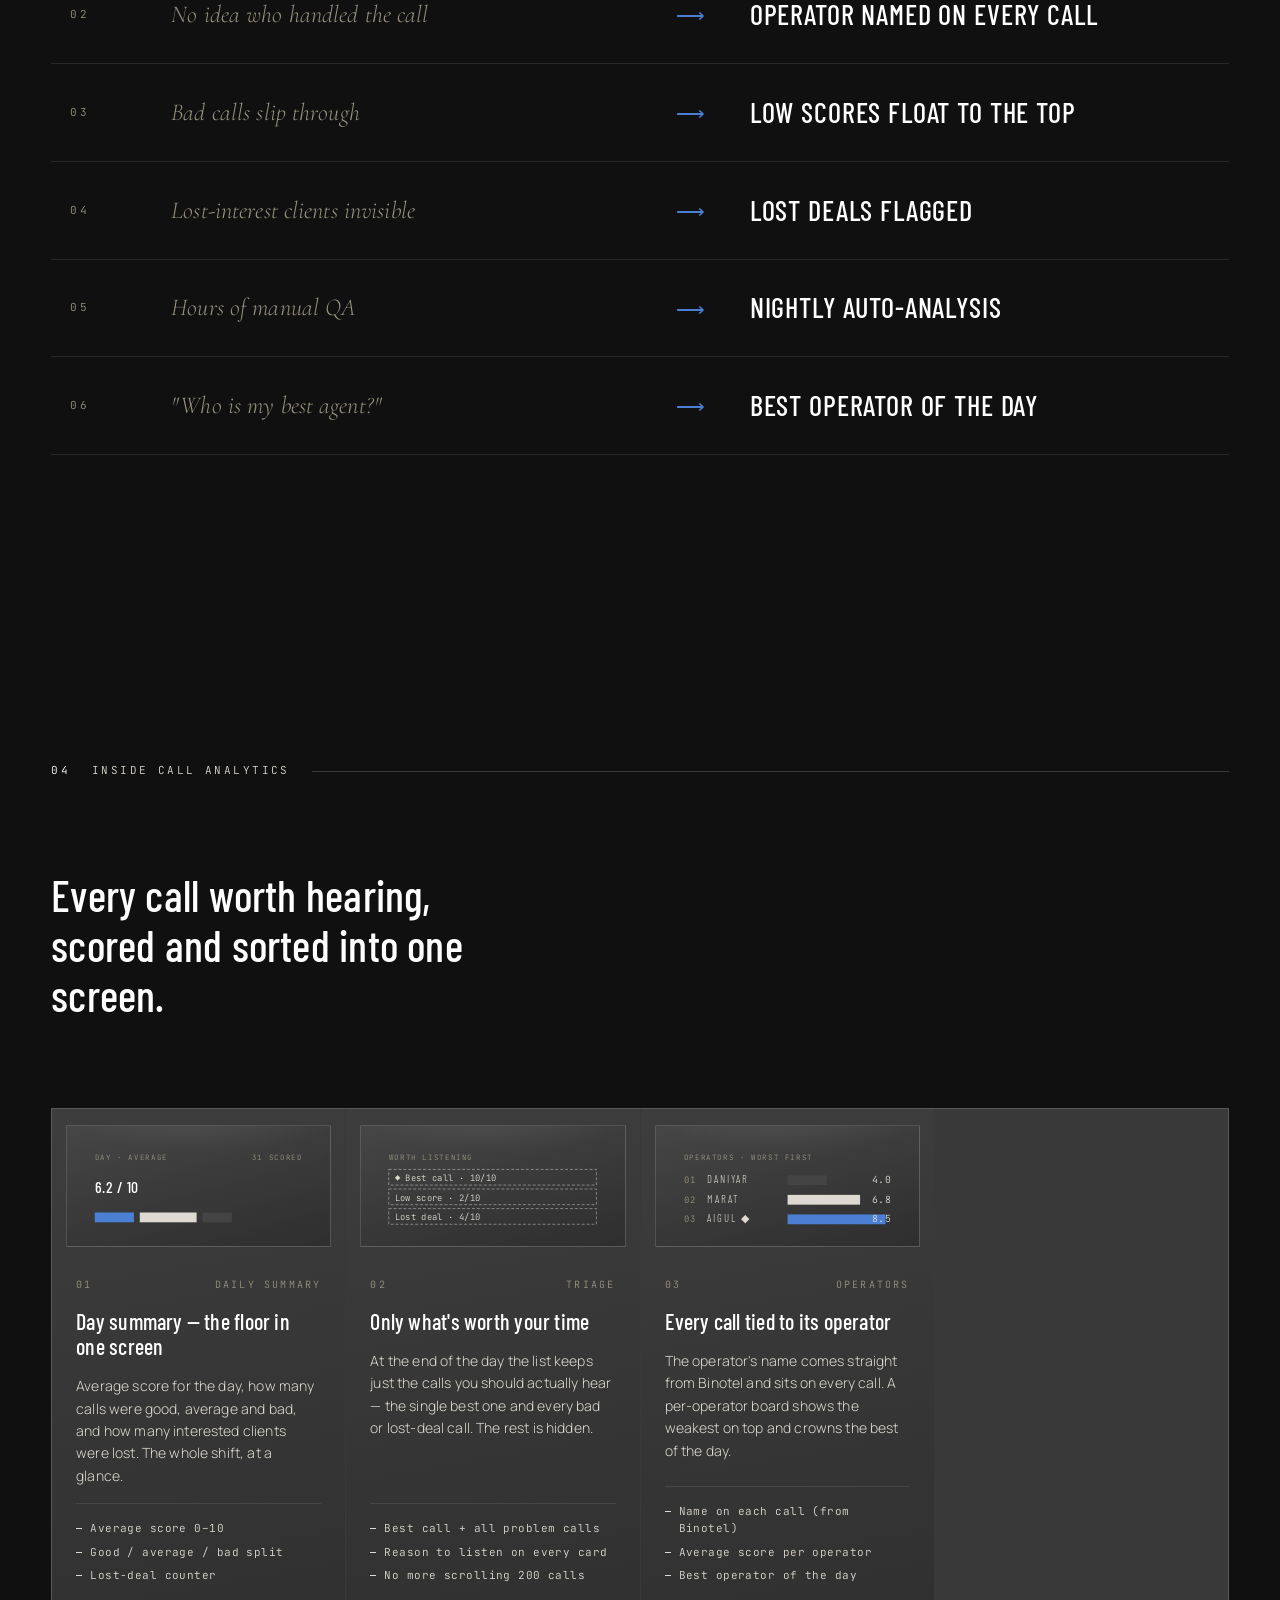
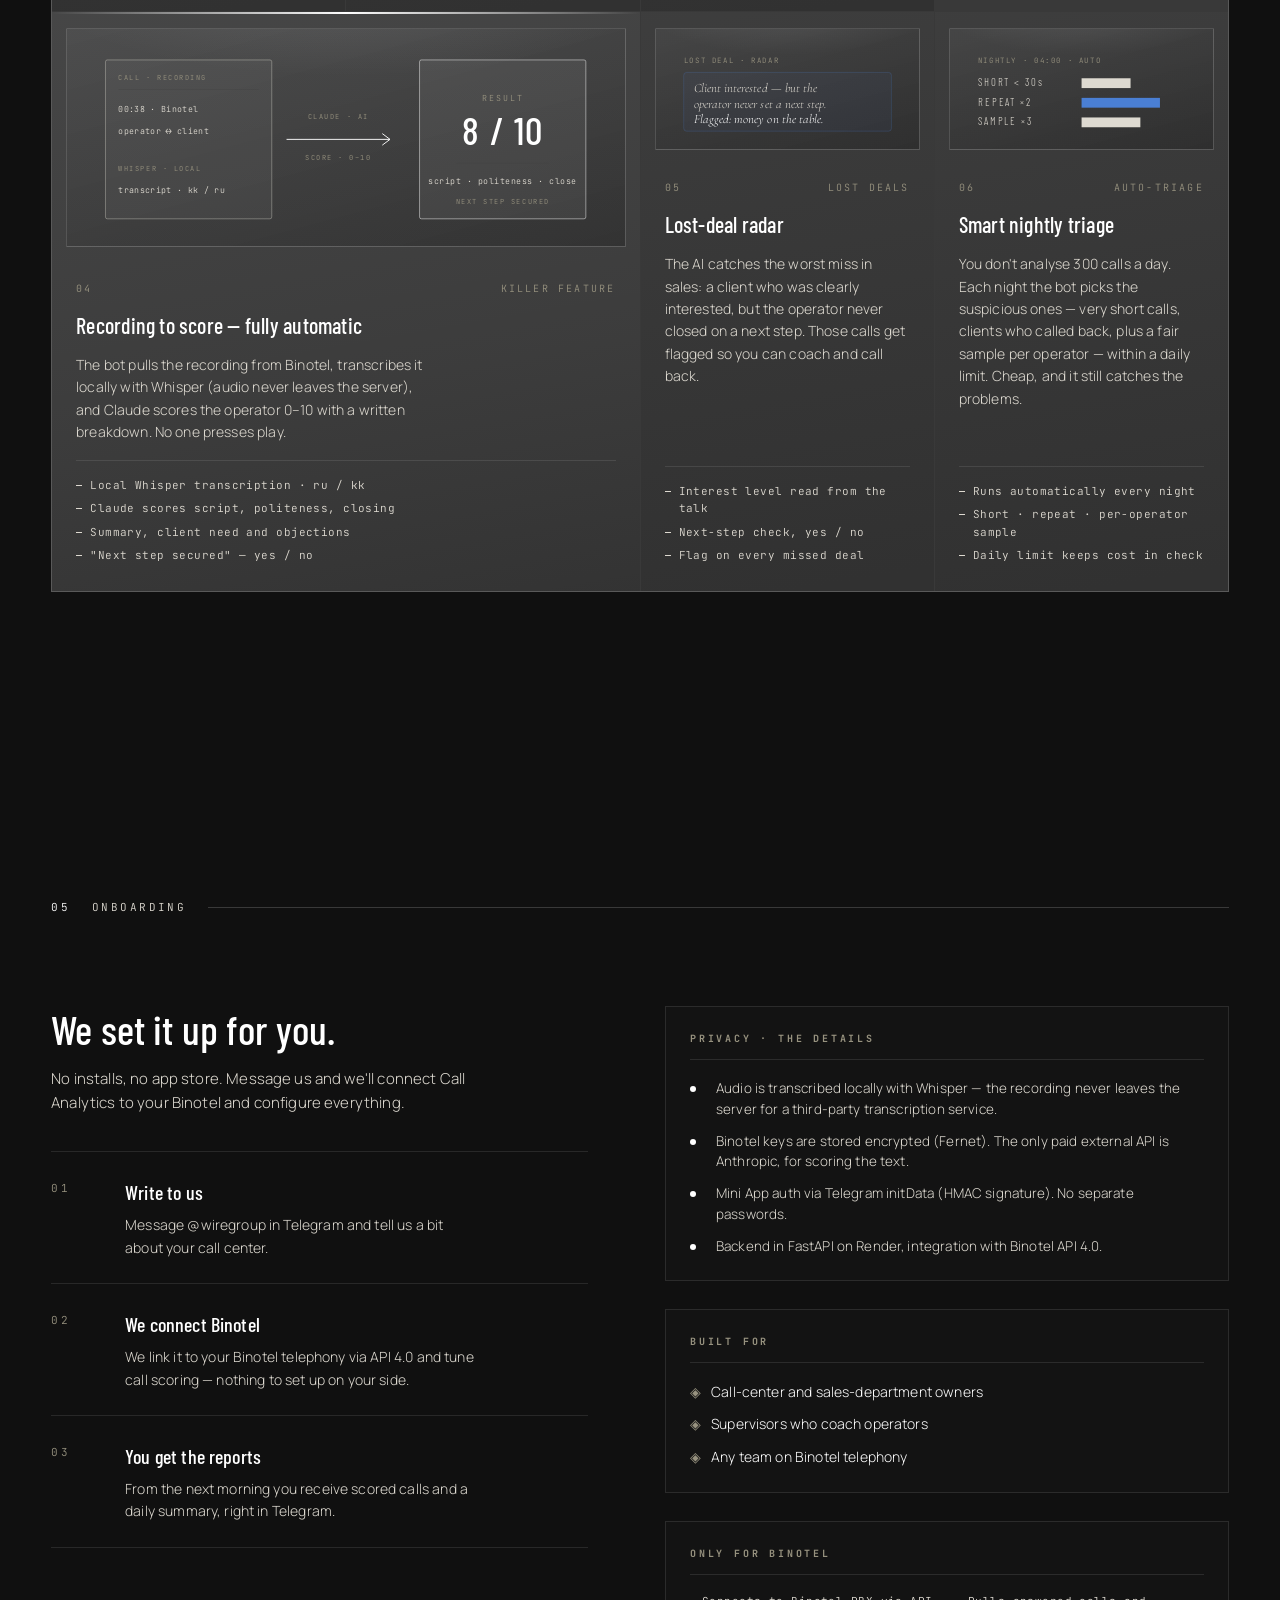
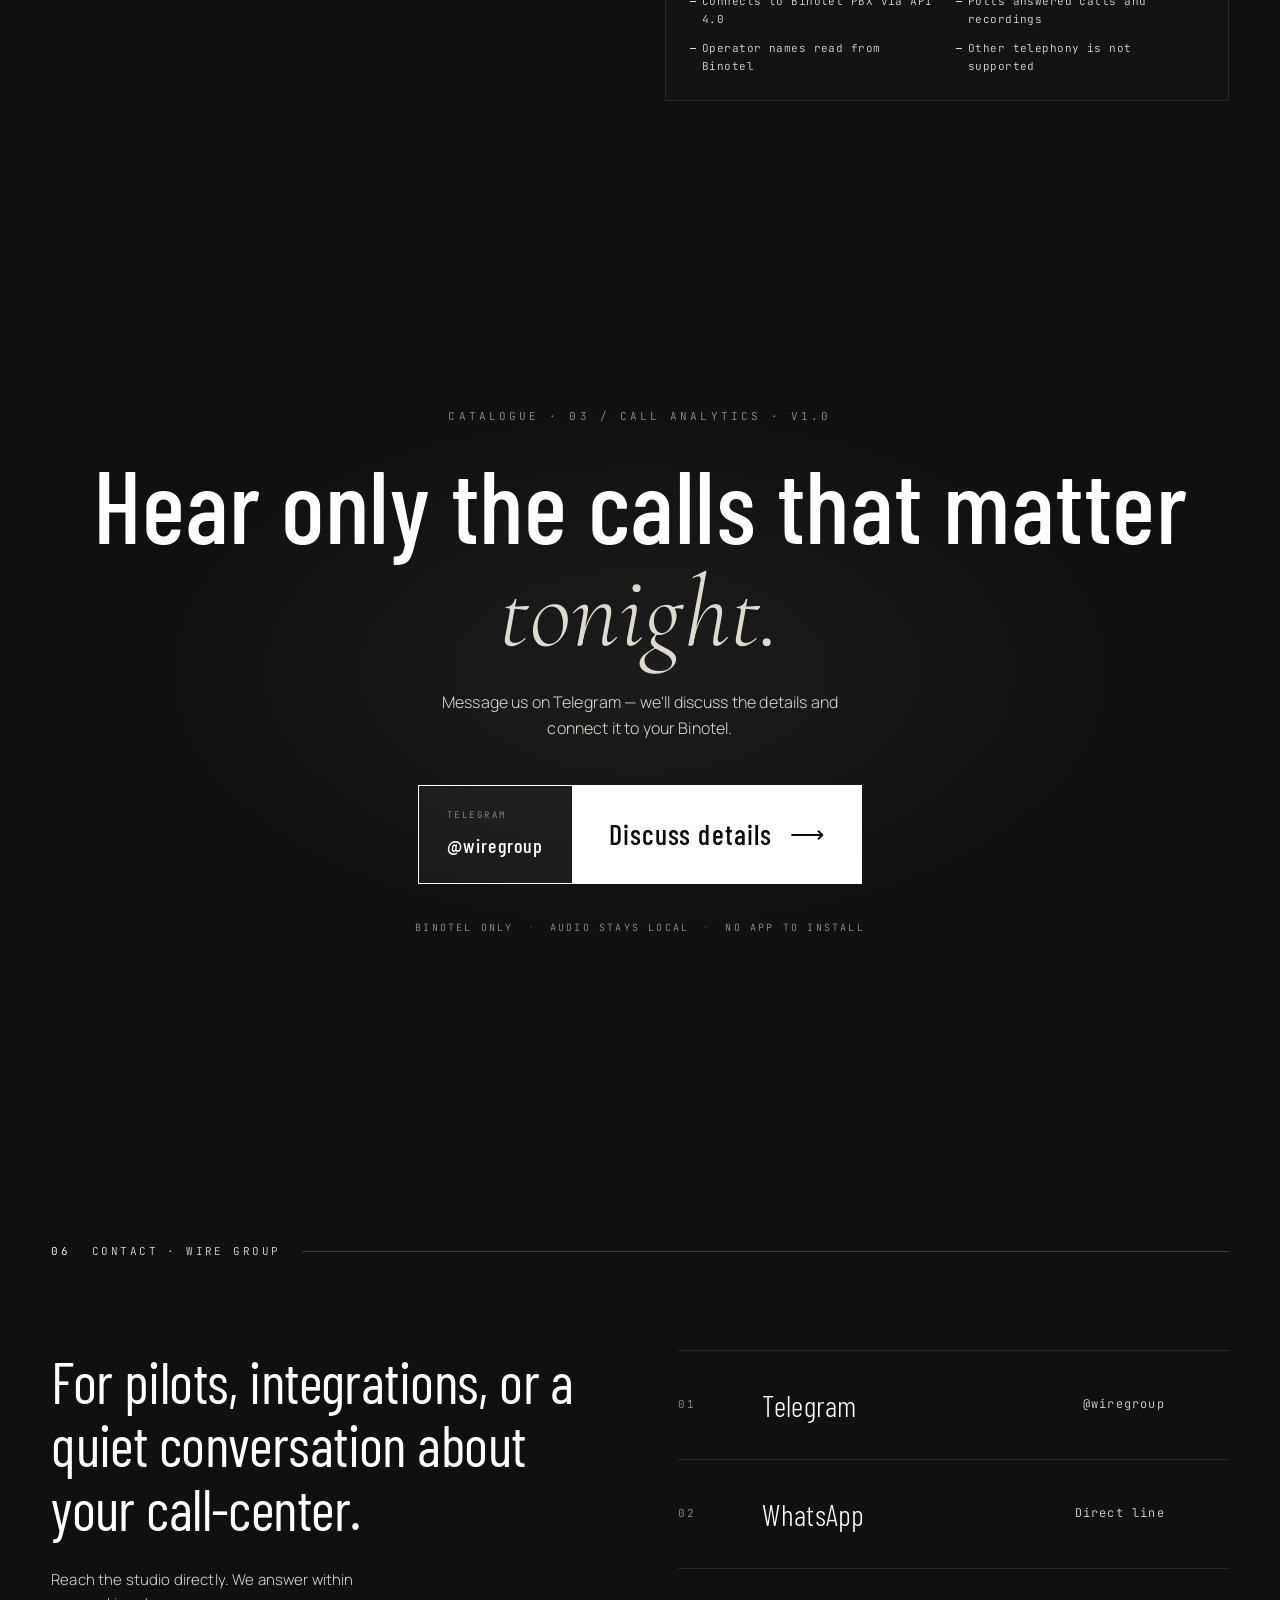
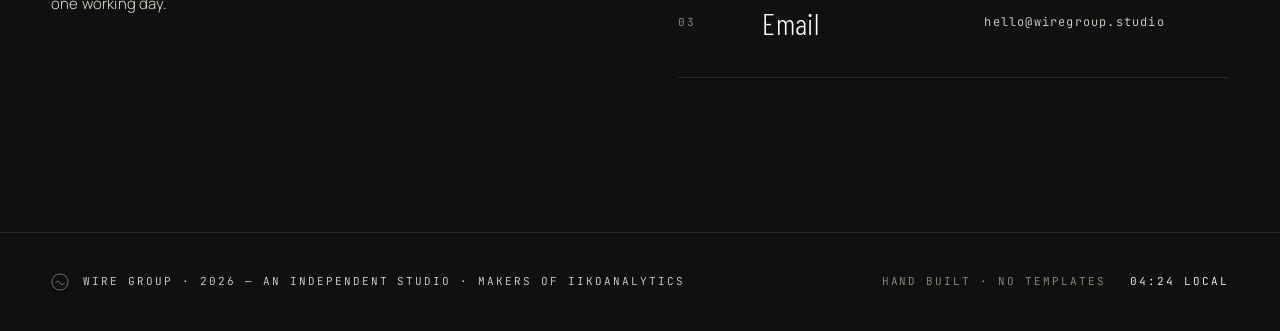
<file: call-analytics.html>
<!DOCTYPE html>
<html lang="en" data-lang="en">
<head>
<meta charset="UTF-8" />
<meta name="viewport" content="width=device-width, initial-scale=1.0" />
<title>Call Analytics — Call-Center QA in Telegram · by Wire Group</title>
<meta name="description" content="Call Analytics — a Telegram Mini App for Binotel call-centers. AI transcribes and scores every call, flags bad and lost-deal conversations, names the best operator. Built only for Binotel." />
<link rel="preconnect" href="https://fonts.googleapis.com" />
<link rel="preconnect" href="https://fonts.gstatic.com" crossorigin />
<link href="https://fonts.googleapis.com/css2?family=Barlow+Condensed:wght@300;400;500;600&family=Cormorant+Garamond:ital,wght@0,300;0,400;1,300;1,400&family=Manrope:wght@200;300;400;500;600&family=JetBrains+Mono:wght@300;400&display=swap" rel="stylesheet" />
<link rel="stylesheet" href="style.css" />
</head>
<body class="page-product">

<!-- Custom cursor -->
<div class="cursor-ring" id="cursorRing" aria-hidden="true"></div>
<div class="cursor-dot" id="cursorDot" aria-hidden="true"></div>

<!-- Top bar -->
<header class="topbar">
  <a href="index.html" class="topbar-mark" data-cursor="link" aria-label="Wire Group home">
    <span class="topbar-wordmark">WIRE GROUP</span>
  </a>

  <nav class="topbar-nav topbar-links">
    <a href="#features" class="topbar-link" data-cursor="link" data-menu-link><span data-i18n="tb-features">Features</span></a>
    <a href="#onboarding" class="topbar-link" data-cursor="link" data-menu-link><span data-i18n="tb-onboarding">Onboarding</span></a>
    <a href="#contact" class="topbar-link" data-cursor="link" data-menu-link><span data-i18n="nav-contact">Contact</span></a>
  </nav>

  <div class="topbar-actions">
    <button class="lang-toggle" id="langToggle" data-cursor="link" aria-label="Toggle language">
      <span class="lang-current">EN</span>
      <span class="lang-divider"></span>
      <span class="lang-other">RU</span>
    </button>
    <button class="menu-button" id="menuOpen" data-cursor="link" aria-label="Open menu">
      <span class="menu-button-lines"><span></span><span></span></span>
      <span class="menu-button-label" data-i18n="menu">Menu</span>
    </button>
  </div>
</header>

<!-- Menu overlay -->
<div class="menu" id="menu" aria-hidden="true">
  <div class="menu-inner">
    <div class="menu-top">
      <span class="menu-eyebrow" data-i18n="menu-eyebrow">Navigation — Wire Group</span>
      <button class="menu-close" id="menuClose" data-cursor="link" aria-label="Close menu">
        <span class="menu-close-x"><span></span><span></span></span>
        <span data-i18n="close">Close</span>
      </button>
    </div>

    <nav class="menu-list">
      <a href="index.html#hero" class="menu-item" data-cursor="link">
        <span class="menu-index">01</span>
        <span class="menu-label" data-i18n="nav-home">Home</span>
        <span class="menu-arrow">→</span>
      </a>
      <a href="index.html#catalogue" class="menu-item" data-cursor="link">
        <span class="menu-index">02</span>
        <span class="menu-label" data-i18n="nav-catalog">Catalogue</span>
        <span class="menu-arrow">→</span>
      </a>
      <a href="#contact" class="menu-item" data-cursor="link" data-menu-link>
        <span class="menu-index">03</span>
        <span class="menu-label" data-i18n="nav-contact">Contact</span>
        <span class="menu-arrow">→</span>
      </a>
    </nav>

    <div class="menu-foot">
      <div class="menu-foot-block">
        <span class="menu-foot-label" data-i18n="direct">Direct</span>
        <a href="mailto:hello@wiregroup.studio" data-cursor="link">hello@wiregroup.studio</a>
      </div>
      <div class="menu-foot-block">
        <span class="menu-foot-label" data-i18n="channels">Channels</span>
        <div class="menu-foot-links">
          <a href="https://t.me/wiregroup" target="_blank" rel="noopener" data-cursor="link">Telegram</a>
          <a href="https://wa.me/77073131030" target="_blank" rel="noopener" data-cursor="link">WhatsApp</a>
        </div>
      </div>
      <div class="menu-foot-block">
        <span class="menu-foot-label" data-i18n="meridian">Meridian</span>
        <span class="menu-clock" id="menuClock">— : — : —</span>
      </div>
    </div>
  </div>
</div>

<main>

<!-- ========== PRODUCT HERO ========== -->
<section class="product-hero" id="hero">
  <div class="hero-atmosphere" aria-hidden="true"></div>

  <a href="index.html#catalogue" class="back-link mono" data-cursor="link">
    <span class="back-arrow">←</span>
    <span data-i18n="ca-back">Wire Group · Catalogue 03</span>
  </a>

  <div class="product-intro-grid">
    <div class="product-intro-meta">
      <span class="product-kicker mono" data-i18n="ca-kicker">For call-centers on Binotel · v1.0 · 2026</span>
      <h1 class="product-headline">
        <span data-i18n="ca-head-1">Your call-center,</span>
        <br />
        <span class="serif-italic" data-i18n="ca-head-2">on quiet autopilot.</span>
      </h1>
      <p class="product-sub" data-i18n="ca-sub">Every answered call, transcribed and scored by AI — without anyone hitting play. Bad calls and lost deals surface to the top, each operator gets a score, and a best operator of the day is named. You stop guessing which call to listen to. Works only with Binotel telephony.</p>

      <div class="product-cta-row">
        <a href="https://t.me/wiregroup" target="_blank" rel="noopener" class="cta-primary" data-cursor="link">
          <span class="cta-icon" aria-hidden="true">▶</span>
          <span data-i18n="ca-cta-open">Discuss details</span>
          <span class="cta-arrow">⟶</span>
        </a>
        <a href="#features" class="cta-secondary" data-cursor="link" data-menu-link>
          <span data-i18n="ca-cta-inside">See what's inside</span>
        </a>
      </div>

      <ul class="product-quickfacts">
        <li>
          <span class="qf-label mono" data-i18n="ca-qf1-label">Setup</span>
          <span class="qf-value" data-i18n="ca-qf1-value">2 keys · ~60 seconds</span>
        </li>
        <li>
          <span class="qf-label mono" data-i18n="ca-qf2-label">Channel</span>
          <span class="qf-value" data-i18n="ca-qf2-value">Telegram Mini App</span>
        </li>
        <li>
          <span class="qf-label mono" data-i18n="ca-qf3-label">Integration</span>
          <span class="qf-value" data-i18n="ca-qf3-value">Binotel API 4.0 — only</span>
        </li>
        <li>
          <span class="qf-label mono" data-i18n="ca-qf4-label">AI</span>
          <span class="qf-value" data-i18n="ca-qf4-value">Whisper + Claude · Anthropic</span>
        </li>
      </ul>
    </div>

    <div class="product-mockup" data-cursor="view">
      <div class="phone-orbit">

        <aside class="orbit-card orbit-ai" aria-hidden="true">
          <span class="orbit-label mono" data-i18n="ca-orbit-1">AI · Call scoring</span>
          <div class="orbit-flow">
            <svg class="orbit-doc" viewBox="0 0 24 28" aria-hidden="true">
              <rect x="2.5" y="2" width="19" height="24" rx="1.4" fill="none" stroke="currentColor" stroke-width="1"/>
              <line x1="6.5" y1="9"  x2="17.5" y2="9"  stroke="currentColor" stroke-width="1"/>
              <line x1="6.5" y1="13" x2="17.5" y2="13" stroke="currentColor" stroke-width="1"/>
              <line x1="6.5" y1="17" x2="14"   y2="17" stroke="currentColor" stroke-width="1"/>
            </svg>
            <span class="orbit-arrow">⟶</span>
            <span class="orbit-iiko">8/10</span>
          </div>
          <span class="orbit-meta mono" data-i18n="ca-orbit-1m">Whisper + Claude</span>
        </aside>

        <aside class="orbit-card orbit-net" aria-hidden="true">
          <span class="orbit-label mono" data-i18n="ca-orbit-2">Operators · ranked</span>
          <svg class="orbit-constellation" viewBox="0 0 140 64" aria-hidden="true">
            <line x1="14"  y1="46" x2="52"  y2="22"/>
            <line x1="52"  y1="22" x2="92"  y2="34"/>
            <line x1="92"  y1="34" x2="124" y2="50"/>
            <circle cx="14"  cy="46" r="2.6"/>
            <circle cx="92"  cy="34" r="2.6"/>
            <circle cx="124" cy="50" r="2.6"/>
            <circle cx="52"  cy="22" r="3.2" class="active"/>
            <circle cx="52"  cy="22" r="8"   class="active-ring"/>
          </svg>
          <span class="orbit-meta mono" data-i18n="ca-orbit-2m">Best operator named</span>
        </aside>

        <aside class="orbit-card orbit-price" aria-hidden="true">
          <span class="orbit-label mono" data-i18n="ca-orbit-3">Lost deal · caught</span>
          <div class="orbit-pricerow">
            <span class="orbit-price-name" data-i18n="ca-orbit-3a">Interested</span>
            <span class="orbit-price-delta" data-i18n="ca-orbit-3b">no close</span>
          </div>
          <svg class="orbit-spark" viewBox="0 0 120 26" preserveAspectRatio="none" aria-hidden="true">
            <polyline points="0,6 16,8 32,7 48,11 64,13 80,18 96,16 120,22"/>
            <circle cx="120" cy="22" r="2.2"/>
          </svg>
        </aside>

        <div class="phone">
        <div class="phone-glow" aria-hidden="true"></div>
        <div class="phone-notch" aria-hidden="true"></div>
        <div class="phone-screen">
          <div class="ph-statusbar">
            <span>9:41</span>
            <span class="ph-status-icons">●●●●● · 5G · 86%</span>
          </div>
          <div class="ph-header">
            <span class="ph-back" aria-hidden="true">‹</span>
            <span class="ph-title">Звонки</span>
            <span class="ph-live"><span class="ph-live-dot"></span> live</span>
          </div>
          <div class="ph-tabs">
            <span class="ph-tab">Сегодня</span>
            <span class="ph-tab is-active">Вчера</span>
            <span class="ph-tab">Пн</span>
            <span class="ph-tab">+</span>
          </div>

          <div class="ph-card primary">
            <div class="ph-card-head">
              <span class="ph-card-label">Средняя оценка · день</span>
              <span class="ph-delta up">31 разобрано</span>
            </div>
            <div class="ph-card-value">6.2 / 10</div>
          </div>

          <div class="ph-row">
            <div class="ph-card small">
              <span class="ph-card-label">Хорошо</span>
              <span class="ph-card-value">12</span>
            </div>
            <div class="ph-card small">
              <span class="ph-card-label">Плохо</span>
              <span class="ph-card-value">7</span>
            </div>
          </div>

          <div class="ph-card alert">
            <div class="ph-card-head">
              <span class="ph-card-label"><span class="alert-dot"></span> Упущен · Данияр</span>
              <span class="ph-time">2/10</span>
            </div>
            <div class="ph-list">
              <span>· Клиент был заинтересован</span>
              <span>· Оператор не закрыл на след. шаг</span>
            </div>
          </div>

          <div class="ph-card ai">
            <div class="ph-card-head">
              <span class="ph-card-label">◆ Сотрудник дня · Айгуль</span>
            </div>
            <p class="ph-ai-text">Средняя 8.5 / 10 по 9 звонкам. Лучший звонок дня — её, 10/10.</p>
          </div>
        </div>
      </div>

      </div><!-- /.phone-orbit -->
      <span class="mockup-caption mono" data-i18n="ca-mockup-cap">Preview · actual interface</span>
    </div>
  </div>
</section>

<!-- ========== PAIN VS SOLUTION ========== -->
<section class="pain-section section" id="pain">
  <div class="section-header">
    <span class="section-index">03</span>
    <span class="section-title" data-i18n="ca-pain-sec">What changes</span>
    <span class="section-rule"></span>
  </div>

  <div class="pain-header">
    <h2 class="pain-title">
      <span data-i18n="ca-pain-title-1">Before Call Analytics</span>
      <span class="pain-slash">/</span>
      <span class="serif-italic" data-i18n="ca-pain-title-2">After.</span>
    </h2>
    <p class="pain-sub" data-i18n="ca-pain-sub">The everyday pain of call-center quality control. Solved — automatically, every night.</p>
  </div>

  <ul class="pain-list">
    <li class="pain-row">
      <span class="pain-index mono">01</span>
      <div class="pain-col before"><p data-i18n="ca-pain-1b">Listening to random calls</p></div>
      <span class="pain-arrow" aria-hidden="true">⟶</span>
      <div class="pain-col after"><p data-i18n="ca-pain-1a">AI picks only what matters</p></div>
    </li>
    <li class="pain-row">
      <span class="pain-index mono">02</span>
      <div class="pain-col before"><p data-i18n="ca-pain-2b">No idea who handled the call</p></div>
      <span class="pain-arrow" aria-hidden="true">⟶</span>
      <div class="pain-col after"><p data-i18n="ca-pain-2a">Operator named on every call</p></div>
    </li>
    <li class="pain-row">
      <span class="pain-index mono">03</span>
      <div class="pain-col before"><p data-i18n="ca-pain-3b">Bad calls slip through</p></div>
      <span class="pain-arrow" aria-hidden="true">⟶</span>
      <div class="pain-col after"><p data-i18n="ca-pain-3a">Low scores float to the top</p></div>
    </li>
    <li class="pain-row">
      <span class="pain-index mono">04</span>
      <div class="pain-col before"><p data-i18n="ca-pain-4b">Lost-interest clients invisible</p></div>
      <span class="pain-arrow" aria-hidden="true">⟶</span>
      <div class="pain-col after"><p data-i18n="ca-pain-4a">Lost deals flagged</p></div>
    </li>
    <li class="pain-row">
      <span class="pain-index mono">05</span>
      <div class="pain-col before"><p data-i18n="ca-pain-5b">Hours of manual QA</p></div>
      <span class="pain-arrow" aria-hidden="true">⟶</span>
      <div class="pain-col after"><p data-i18n="ca-pain-5a">Nightly auto-analysis</p></div>
    </li>
    <li class="pain-row">
      <span class="pain-index mono">06</span>
      <div class="pain-col before"><p data-i18n="ca-pain-6b">"Who is my best agent?"</p></div>
      <span class="pain-arrow" aria-hidden="true">⟶</span>
      <div class="pain-col after"><p data-i18n="ca-pain-6a">Best operator of the day</p></div>
    </li>
  </ul>
</section>

<!-- ========== FEATURES GRID ========== -->
<section class="features-section section" id="features">
  <div class="section-header">
    <span class="section-index">04</span>
    <span class="section-title" data-i18n="ca-feat-sec">Inside Call Analytics</span>
    <span class="section-rule"></span>
  </div>

  <div class="features-intro">
    <h2 class="features-headline">
      <span data-i18n="ca-feat-headline">Every call worth hearing, scored and sorted into one screen.</span>
    </h2>
  </div>

  <div class="features-grid">

    <article class="feature-card">
      <div class="feature-visual">
        <svg viewBox="0 0 240 100" class="fv-svg" preserveAspectRatio="xMidYMid meet" aria-hidden="true">
          <text x="14" y="20" class="fv-label">DAY · AVERAGE</text>
          <text x="14" y="54" class="fv-value">6.2 / 10</text>
          <rect x="14"  y="74" width="40" height="10" class="fv-rowbar best"/>
          <rect x="60"  y="74" width="58" height="10" class="fv-rowbar"/>
          <rect x="124" y="74" width="30" height="10" class="fv-rowbar dim"/>
          <text x="226" y="20" text-anchor="end" class="fv-label">31 SCORED</text>
        </svg>
      </div>
      <div class="feature-card-top">
        <span class="feature-number mono">01</span>
        <span class="feature-tag mono" data-i18n="ca-f1-tag">Daily summary</span>
      </div>
      <h3 data-i18n="ca-f1-title">Day summary — the floor in one screen</h3>
      <p data-i18n="ca-f1-body">Average score for the day, how many calls were good, average and bad, and how many interested clients were lost. The whole shift, at a glance.</p>
      <ul>
        <li data-i18n="ca-f1-li1">Average score 0–10</li>
        <li data-i18n="ca-f1-li2">Good / average / bad split</li>
        <li data-i18n="ca-f1-li3">Lost-deal counter</li>
      </ul>
    </article>

    <article class="feature-card">
      <div class="feature-visual">
        <svg viewBox="0 0 240 100" class="fv-svg" preserveAspectRatio="xMidYMid meet" aria-hidden="true">
          <text x="14" y="20" class="fv-label">WORTH LISTENING</text>
          <rect x="14" y="30" width="212" height="16" class="fv-ocrbox"/>
          <text x="20" y="42" class="fv-ocrtext">◆ Best call · 10/10</text>
          <rect x="14" y="50" width="212" height="16" class="fv-ocrbox"/>
          <text x="20" y="62" class="fv-ocrtext">Low score · 2/10</text>
          <rect x="14" y="70" width="212" height="16" class="fv-ocrbox"/>
          <text x="20" y="82" class="fv-ocrtext">Lost deal · 4/10</text>
        </svg>
      </div>
      <div class="feature-card-top">
        <span class="feature-number mono">02</span>
        <span class="feature-tag mono" data-i18n="ca-f2-tag">Triage</span>
      </div>
      <h3 data-i18n="ca-f2-title">Only what's worth your time</h3>
      <p data-i18n="ca-f2-body">At the end of the day the list keeps just the calls you should actually hear — the single best one and every bad or lost-deal call. The rest is hidden.</p>
      <ul>
        <li data-i18n="ca-f2-li1">Best call + all problem calls</li>
        <li data-i18n="ca-f2-li2">Reason to listen on every card</li>
        <li data-i18n="ca-f2-li3">No more scrolling 200 calls</li>
      </ul>
    </article>

    <article class="feature-card">
      <div class="feature-visual">
        <svg viewBox="0 0 240 100" class="fv-svg" preserveAspectRatio="xMidYMid meet" aria-hidden="true">
          <text x="14" y="20" class="fv-label">OPERATORS · WORST FIRST</text>
          <g class="fv-rows">
            <text x="14" y="44" class="fv-rank">01</text>
            <text x="38" y="44" class="fv-name">DANIYAR</text>
            <rect x="120" y="36" width="40" height="10" class="fv-rowbar dim" />
            <text x="226" y="44" text-anchor="end" class="fv-price">4.0</text>
            <text x="14" y="64" class="fv-rank">02</text>
            <text x="38" y="64" class="fv-name">MARAT</text>
            <rect x="120" y="56" width="74" height="10" class="fv-rowbar" />
            <text x="226" y="64" text-anchor="end" class="fv-price">6.8</text>
            <text x="14" y="84" class="fv-rank">03</text>
            <text x="38" y="84" class="fv-name">AIGUL ◆</text>
            <rect x="120" y="76" width="100" height="10" class="fv-rowbar best" />
            <text x="226" y="84" text-anchor="end" class="fv-price">8.5</text>
          </g>
        </svg>
      </div>
      <div class="feature-card-top">
        <span class="feature-number mono">03</span>
        <span class="feature-tag mono" data-i18n="ca-f3-tag">Operators</span>
      </div>
      <h3 data-i18n="ca-f3-title">Every call tied to its operator</h3>
      <p data-i18n="ca-f3-body">The operator's name comes straight from Binotel and sits on every call. A per-operator board shows the weakest on top and crowns the best of the day.</p>
      <ul>
        <li data-i18n="ca-f3-li1">Name on each call (from Binotel)</li>
        <li data-i18n="ca-f3-li2">Average score per operator</li>
        <li data-i18n="ca-f3-li3">Best operator of the day</li>
      </ul>
    </article>

    <article class="feature-card highlight">
      <div class="feature-visual feature-visual-wide">
        <svg viewBox="0 0 560 200" class="fv-svg" preserveAspectRatio="xMidYMid meet" aria-hidden="true">
          <g transform="translate(20, 14)">
            <rect x="0" y="0" width="180" height="172" class="fv-paper" rx="2" />
            <text x="14" y="22" class="fv-label">CALL · RECORDING</text>
            <line x1="14" y1="32" x2="166" y2="32" class="fv-hairline" />
            <text x="14" y="56" class="fv-ocrtext">00:38 · Binotel</text>
            <text x="14" y="80" class="fv-ocrtext">operator ↔ client</text>
            <text x="14" y="120" class="fv-label">WHISPER · LOCAL</text>
            <text x="14" y="144" class="fv-ocrtext">transcript · kk / ru</text>
          </g>
          <g transform="translate(216, 100)">
            <text x="56" y="-22" text-anchor="middle" class="fv-label">CLAUDE · AI</text>
            <line x1="0" y1="0" x2="112" y2="0" class="fv-arrow-line" />
            <polyline points="104,-6 112,0 104,6" class="fv-arrow-head" />
            <text x="56" y="22" text-anchor="middle" class="fv-label">SCORE · 0–10</text>
          </g>
          <g transform="translate(360, 14)">
            <rect x="0" y="0" width="180" height="172" class="fv-iiko" rx="2" />
            <text x="90" y="44" text-anchor="middle" class="fv-iiko-eyebrow">RESULT</text>
            <text x="90" y="92" text-anchor="middle" class="fv-iiko-name">8 / 10</text>
            <line x1="40" y1="112" x2="140" y2="112" class="fv-hairline" />
            <text x="90" y="134" text-anchor="middle" class="fv-iiko-meta">script · politeness · close</text>
            <text x="90" y="156" text-anchor="middle" class="fv-label">NEXT STEP SECURED</text>
          </g>
        </svg>
      </div>
      <div class="feature-card-top">
        <span class="feature-number mono">04</span>
        <span class="feature-tag mono" data-i18n="ca-f4-tag">Killer feature</span>
      </div>
      <h3 data-i18n="ca-f4-title">Recording to score — fully automatic</h3>
      <p data-i18n="ca-f4-body">The bot pulls the recording from Binotel, transcribes it locally with Whisper (audio never leaves the server), and Claude scores the operator 0–10 with a written breakdown. No one presses play.</p>
      <ul>
        <li data-i18n="ca-f4-li1">Local Whisper transcription · ru / kk</li>
        <li data-i18n="ca-f4-li2">Claude scores script, politeness, closing</li>
        <li data-i18n="ca-f4-li3">Summary, client need and objections</li>
        <li data-i18n="ca-f4-li4">"Next step secured" — yes / no</li>
      </ul>
    </article>

    <article class="feature-card">
      <div class="feature-visual">
        <svg viewBox="0 0 240 100" class="fv-svg" preserveAspectRatio="xMidYMid meet" aria-hidden="true">
          <text x="14" y="20" class="fv-label">LOST DEAL · RADAR</text>
          <rect x="14" y="30" width="212" height="60" rx="3" class="fv-aibox"/>
          <text x="24" y="50" class="fv-aitext">Client interested — but the</text>
          <text x="24" y="66" class="fv-aitext">operator never set a next step.</text>
          <text x="24" y="82" class="fv-aitext fv-aitext-strong">Flagged: money on the table.</text>
        </svg>
      </div>
      <div class="feature-card-top">
        <span class="feature-number mono">05</span>
        <span class="feature-tag mono" data-i18n="ca-f5-tag">Lost deals</span>
      </div>
      <h3 data-i18n="ca-f5-title">Lost-deal radar</h3>
      <p data-i18n="ca-f5-body">The AI catches the worst miss in sales: a client who was clearly interested, but the operator never closed on a next step. Those calls get flagged so you can coach and call back.</p>
      <ul>
        <li data-i18n="ca-f5-li1">Interest level read from the talk</li>
        <li data-i18n="ca-f5-li2">Next-step check, yes / no</li>
        <li data-i18n="ca-f5-li3">Flag on every missed deal</li>
      </ul>
    </article>

    <article class="feature-card">
      <div class="feature-visual">
        <svg viewBox="0 0 240 100" class="fv-svg" preserveAspectRatio="xMidYMid meet" aria-hidden="true">
          <text x="14" y="20" class="fv-label">NIGHTLY · 04:00 · AUTO</text>
          <g class="fv-rows">
            <text x="14" y="44" class="fv-name">SHORT &lt; 30s</text>
            <rect x="120" y="36" width="50"  height="10" class="fv-rowbar"/>
            <text x="14" y="64" class="fv-name">REPEAT ×2</text>
            <rect x="120" y="56" width="80"  height="10" class="fv-rowbar best"/>
            <text x="14" y="84" class="fv-name">SAMPLE ×3</text>
            <rect x="120" y="76" width="60"  height="10" class="fv-rowbar"/>
          </g>
        </svg>
      </div>
      <div class="feature-card-top">
        <span class="feature-number mono">06</span>
        <span class="feature-tag mono" data-i18n="ca-f6-tag">Auto-triage</span>
      </div>
      <h3 data-i18n="ca-f6-title">Smart nightly triage</h3>
      <p data-i18n="ca-f6-body">You don't analyse 300 calls a day. Each night the bot picks the suspicious ones — very short calls, clients who called back, plus a fair sample per operator — within a daily limit. Cheap, and it still catches the problems.</p>
      <ul>
        <li data-i18n="ca-f6-li1">Runs automatically every night</li>
        <li data-i18n="ca-f6-li2">Short · repeat · per-operator sample</li>
        <li data-i18n="ca-f6-li3">Daily limit keeps cost in check</li>
      </ul>
    </article>

  </div>
</section>

<!-- ========== ONBOARDING + WHY TELEGRAM ========== -->
<section class="onboarding-section section" id="onboarding">
  <div class="section-header">
    <span class="section-index">05</span>
    <span class="section-title" data-i18n="ca-onb-sec">Onboarding</span>
    <span class="section-rule"></span>
  </div>

  <div class="onboarding-grid">
    <div class="onboarding-left">
      <h3 class="onboarding-heading" data-i18n="ca-onb-heading">We set it up for you.</h3>
      <p class="onboarding-sub" data-i18n="ca-onb-sub">No installs, no app store. Message us and we'll connect Call Analytics to your Binotel and configure everything.</p>
      <ol class="steps">
        <li>
          <span class="step-num mono">01</span>
          <div>
            <h4 data-i18n="ca-step1-title">Write to us</h4>
            <p data-i18n="ca-step1-body">Message @wiregroup in Telegram and tell us a bit about your call center.</p>
          </div>
        </li>
        <li>
          <span class="step-num mono">02</span>
          <div>
            <h4 data-i18n="ca-step2-title">We connect Binotel</h4>
            <p data-i18n="ca-step2-body">We link it to your Binotel telephony via API 4.0 and tune call scoring — nothing to set up on your side.</p>
          </div>
        </li>
        <li>
          <span class="step-num mono">03</span>
          <div>
            <h4 data-i18n="ca-step3-title">You get the reports</h4>
            <p data-i18n="ca-step3-body">From the next morning you receive scored calls and a daily summary, right in Telegram.</p>
          </div>
        </li>
      </ol>
    </div>

    <div class="onboarding-right">
      <div class="trust-block">
        <h4 class="trust-heading" data-i18n="ca-trust-title">Privacy · the details</h4>
        <ul class="trust-list">
          <li><span class="trust-dot"></span><span data-i18n="ca-trust-1">Audio is transcribed locally with Whisper — the recording never leaves the server for a third-party transcription service.</span></li>
          <li><span class="trust-dot"></span><span data-i18n="ca-trust-2">Binotel keys are stored encrypted (Fernet). The only paid external API is Anthropic, for scoring the text.</span></li>
          <li><span class="trust-dot"></span><span data-i18n="ca-trust-3">Mini App auth via Telegram initData (HMAC signature). No separate passwords.</span></li>
          <li><span class="trust-dot"></span><span data-i18n="ca-trust-4">Backend in FastAPI on Render, integration with Binotel API 4.0.</span></li>
        </ul>
      </div>

      <div class="for-block">
        <h4 class="for-heading" data-i18n="ca-for-title">Built for</h4>
        <ul class="for-list">
          <li>
            <span class="for-mark">◈</span>
            <span data-i18n="ca-for-1">Call-center and sales-department owners</span>
          </li>
          <li>
            <span class="for-mark">◈</span>
            <span data-i18n="ca-for-2">Supervisors who coach operators</span>
          </li>
          <li>
            <span class="for-mark">◈</span>
            <span data-i18n="ca-for-3">Any team on Binotel telephony</span>
          </li>
        </ul>
      </div>

      <div class="why-block">
        <h4 class="why-heading" data-i18n="ca-why-title">Only for Binotel</h4>
        <div class="why-grid">
          <span data-i18n="ca-why-1">Connects to Binotel PBX via API 4.0</span>
          <span data-i18n="ca-why-2">Pulls answered calls and recordings</span>
          <span data-i18n="ca-why-3">Operator names read from Binotel</span>
          <span data-i18n="ca-why-4">Other telephony is not supported</span>
        </div>
      </div>
    </div>
  </div>
</section>

<!-- ========== BIG CTA ========== -->
<section class="open-section section" id="open">
  <div class="open-inner">
    <span class="open-eyebrow mono" data-i18n="ca-open-eyebrow">Catalogue · 03 / Call Analytics · v1.0</span>
    <h2 class="open-headline">
      <span data-i18n="ca-open-head-1">Hear only the calls that matter</span>
      <br />
      <span class="serif-italic" data-i18n="ca-open-head-2">tonight.</span>
    </h2>
    <p class="open-sub" data-i18n="ca-open-sub">Message us on Telegram — we'll discuss the details and connect it to your Binotel.</p>

    <a href="https://t.me/wiregroup" target="_blank" rel="noopener" class="cta-massive" data-cursor="link">
      <span class="cta-massive-side">
        <span class="cta-massive-label mono" data-i18n="ca-cta-channel">Telegram</span>
        <span class="cta-massive-handle">@wiregroup</span>
      </span>
      <span class="cta-massive-main">
        <span data-i18n="ca-cta-massive">Discuss details</span>
        <span class="cta-massive-arrow">⟶</span>
      </span>
    </a>

    <div class="open-footnote mono">
      <span data-i18n="ca-foot-1">Binotel only</span>
      <span class="dot-sep">·</span>
      <span data-i18n="ca-foot-2">Audio stays local</span>
      <span class="dot-sep">·</span>
      <span data-i18n="ca-foot-3">No app to install</span>
    </div>
  </div>
</section>

<!-- CONTACT -->
<section class="contact section" id="contact">
  <div class="section-header">
    <span class="section-index">06</span>
    <span class="section-title" data-i18n="ca-contact-sec">Contact · Wire Group</span>
    <span class="section-rule"></span>
  </div>

  <div class="contact-grid">
    <div class="contact-statement">
      <h2 class="contact-headline">
        <span data-i18n="ca-contact-headline">For pilots, integrations, or a quiet conversation about your call-center.</span>
      </h2>
      <p class="contact-sub" data-i18n="ca-contact-sub">Reach the studio directly. We answer within one working day.</p>
    </div>

    <div class="contact-channels">
      <a href="https://t.me/wiregroup" target="_blank" rel="noopener" class="channel" data-cursor="link">
        <span class="channel-index">01</span>
        <span class="channel-name">Telegram</span>
        <span class="channel-handle">@wiregroup</span>
        <span class="channel-arrow">⟶</span>
      </a>
      <a href="https://wa.me/77073131030" target="_blank" rel="noopener" class="channel" data-cursor="link">
        <span class="channel-index">02</span>
        <span class="channel-name">WhatsApp</span>
        <span class="channel-handle" data-i18n="ca-wa">Direct line</span>
        <span class="channel-arrow">⟶</span>
      </a>
      <a href="mailto:hello@wiregroup.studio" class="channel" data-cursor="link">
        <span class="channel-index">03</span>
        <span class="channel-name">Email</span>
        <span class="channel-handle">hello@wiregroup.studio</span>
        <span class="channel-arrow">⟶</span>
      </a>
    </div>
  </div>
</section>

<footer class="footer">
  <div class="footer-mark">
    <span class="footer-mark-symbol">
      <svg viewBox="0 0 40 40" aria-hidden="true">
        <circle cx="20" cy="20" r="18" />
        <path d="M10 22 Q 16 14 20 22 T 30 22" />
      </svg>
    </span>
    <span>WIRE GROUP · 2026 — <span data-i18n="footer-note">An independent studio</span></span>
  </div>
  <div class="footer-right">
    <span data-i18n="footer-build">Hand built · No templates</span>
    <span class="footer-time" id="footerTime">— : —</span>
  </div>
</footer>

</main>

<script src="main.js"></script>

</body>
</html>
</file>
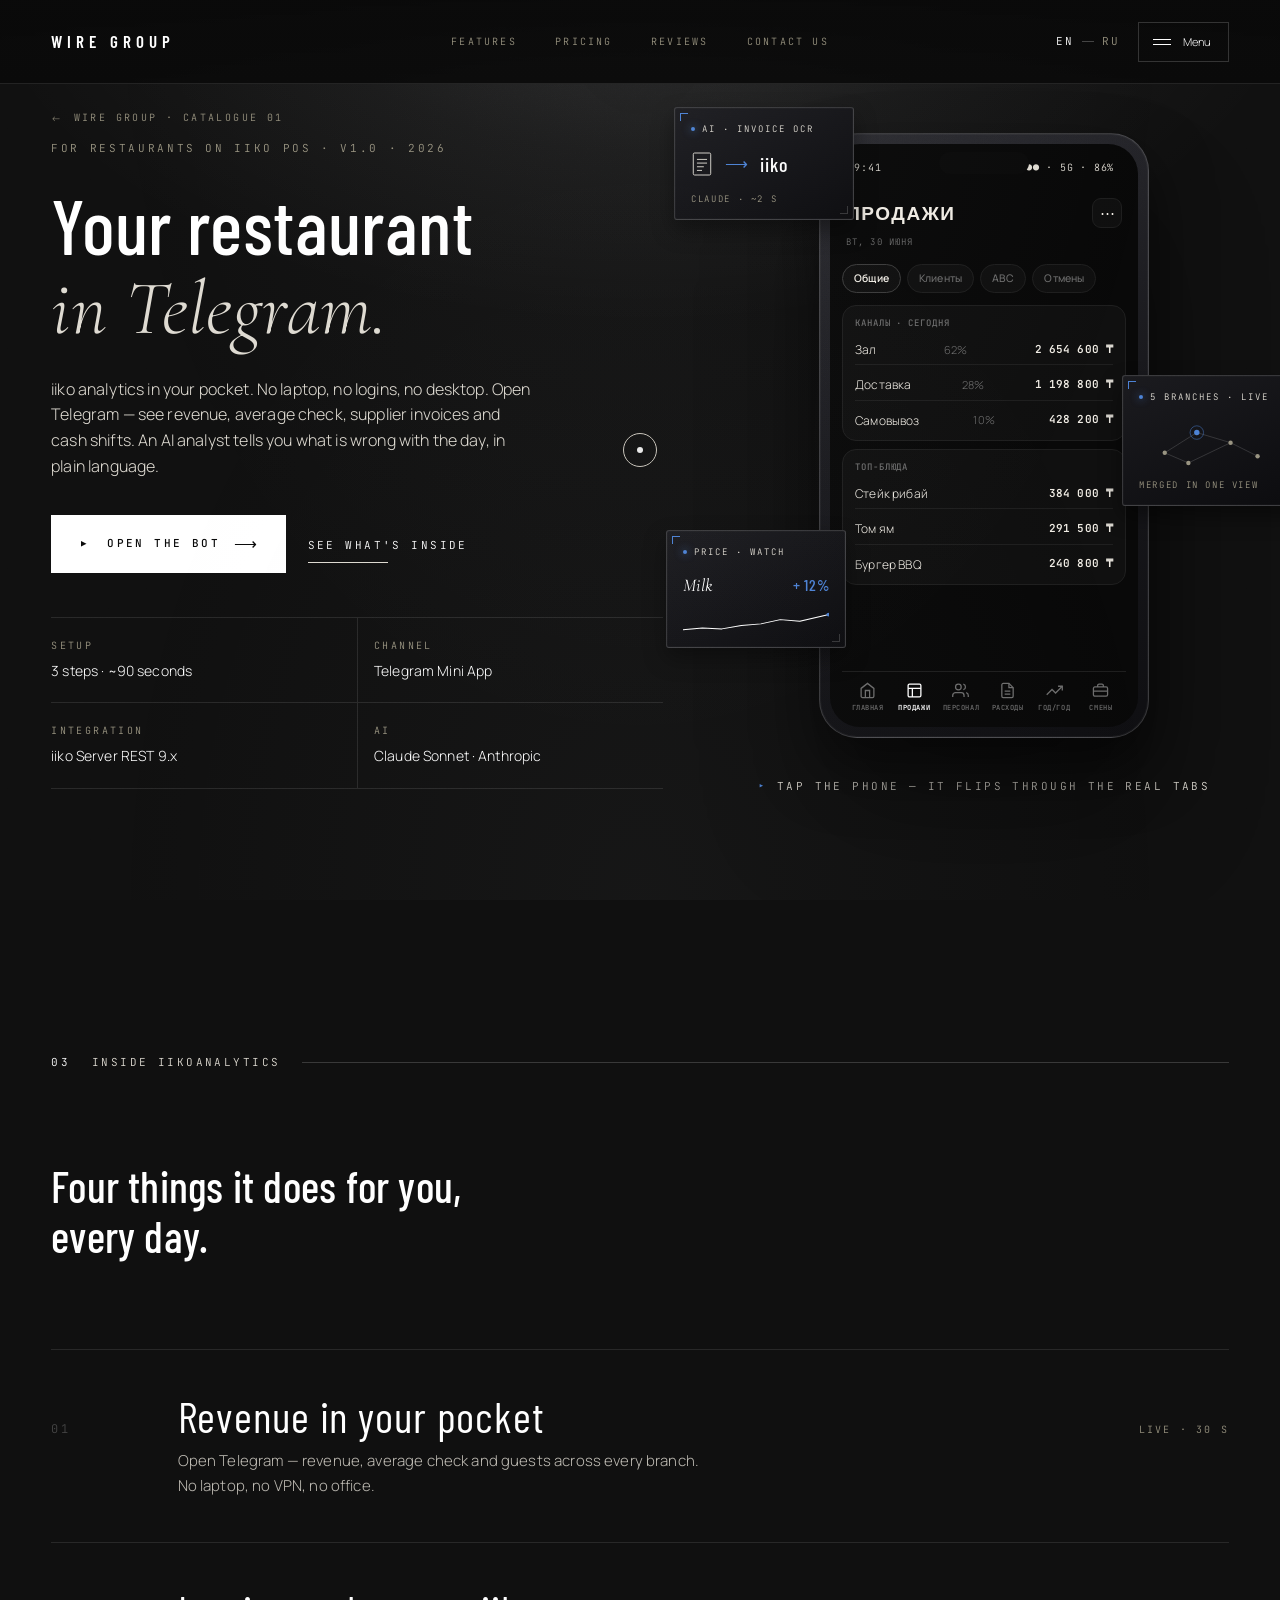
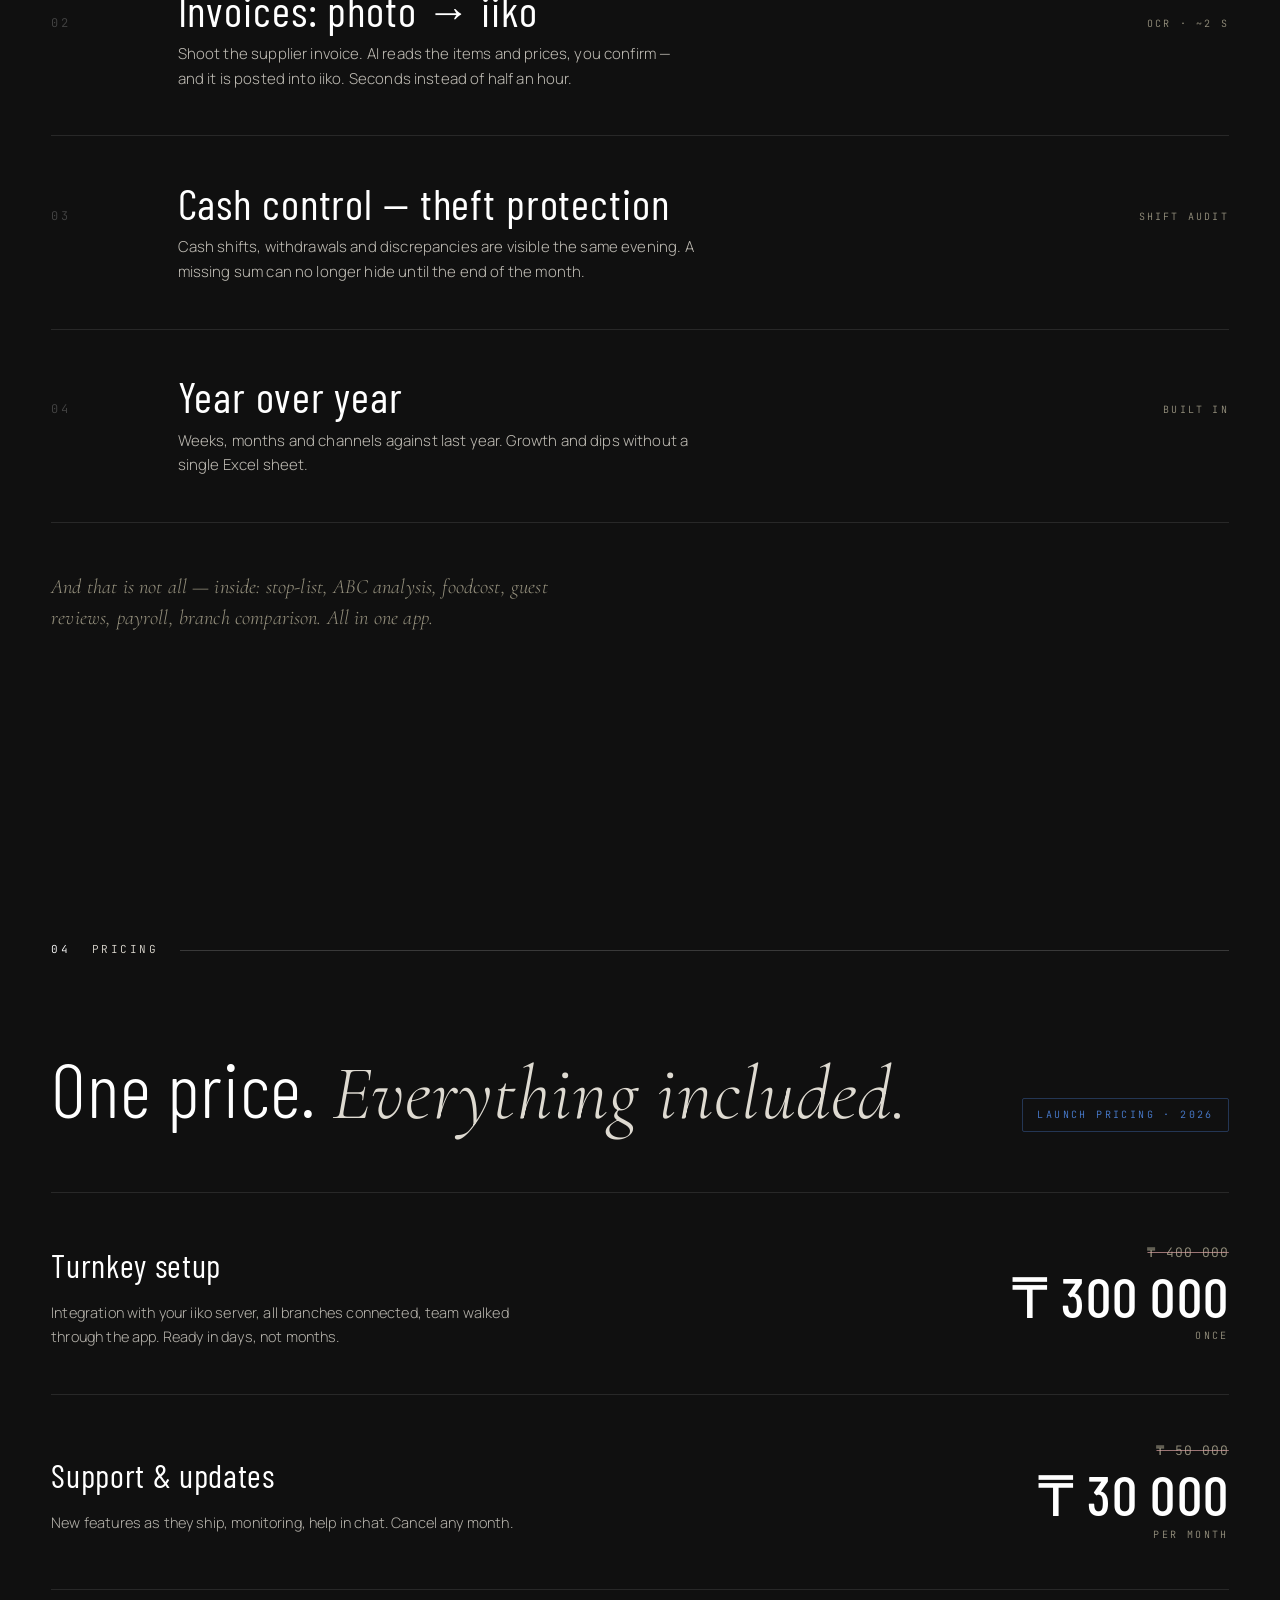
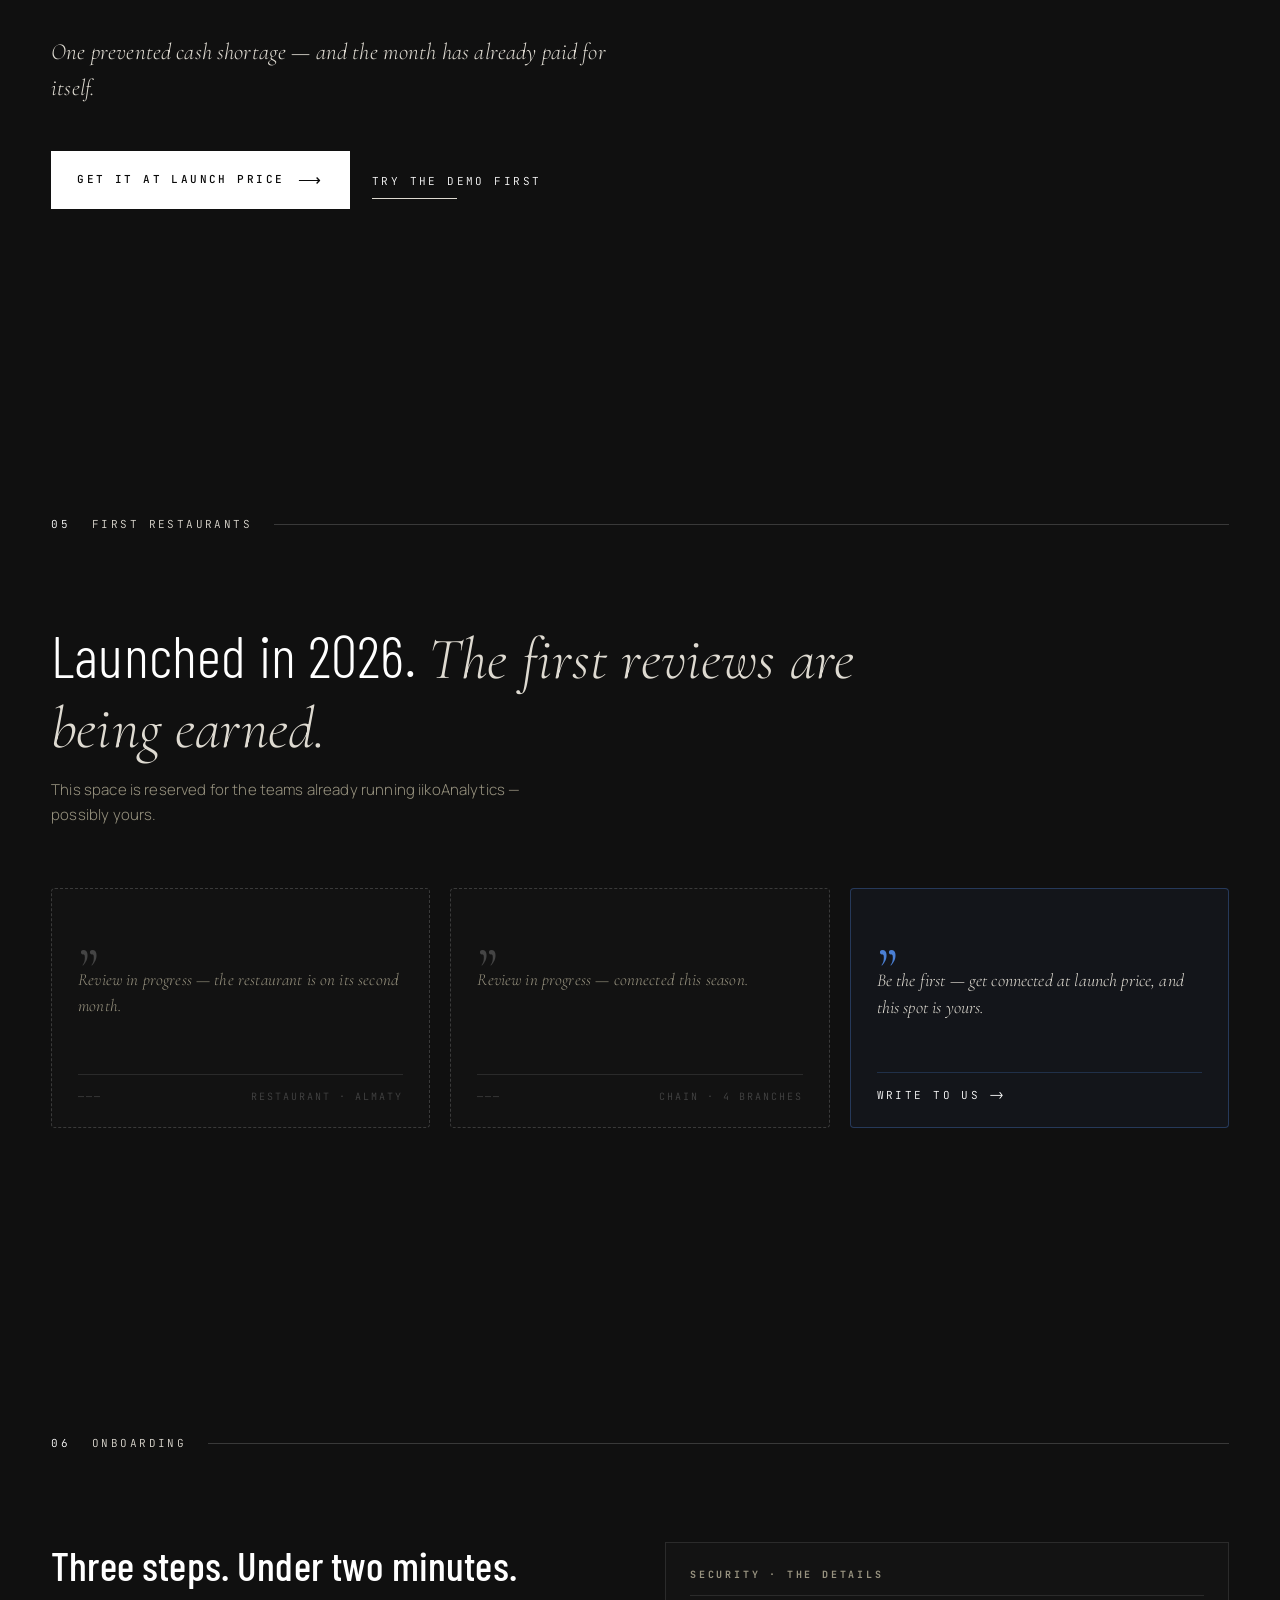
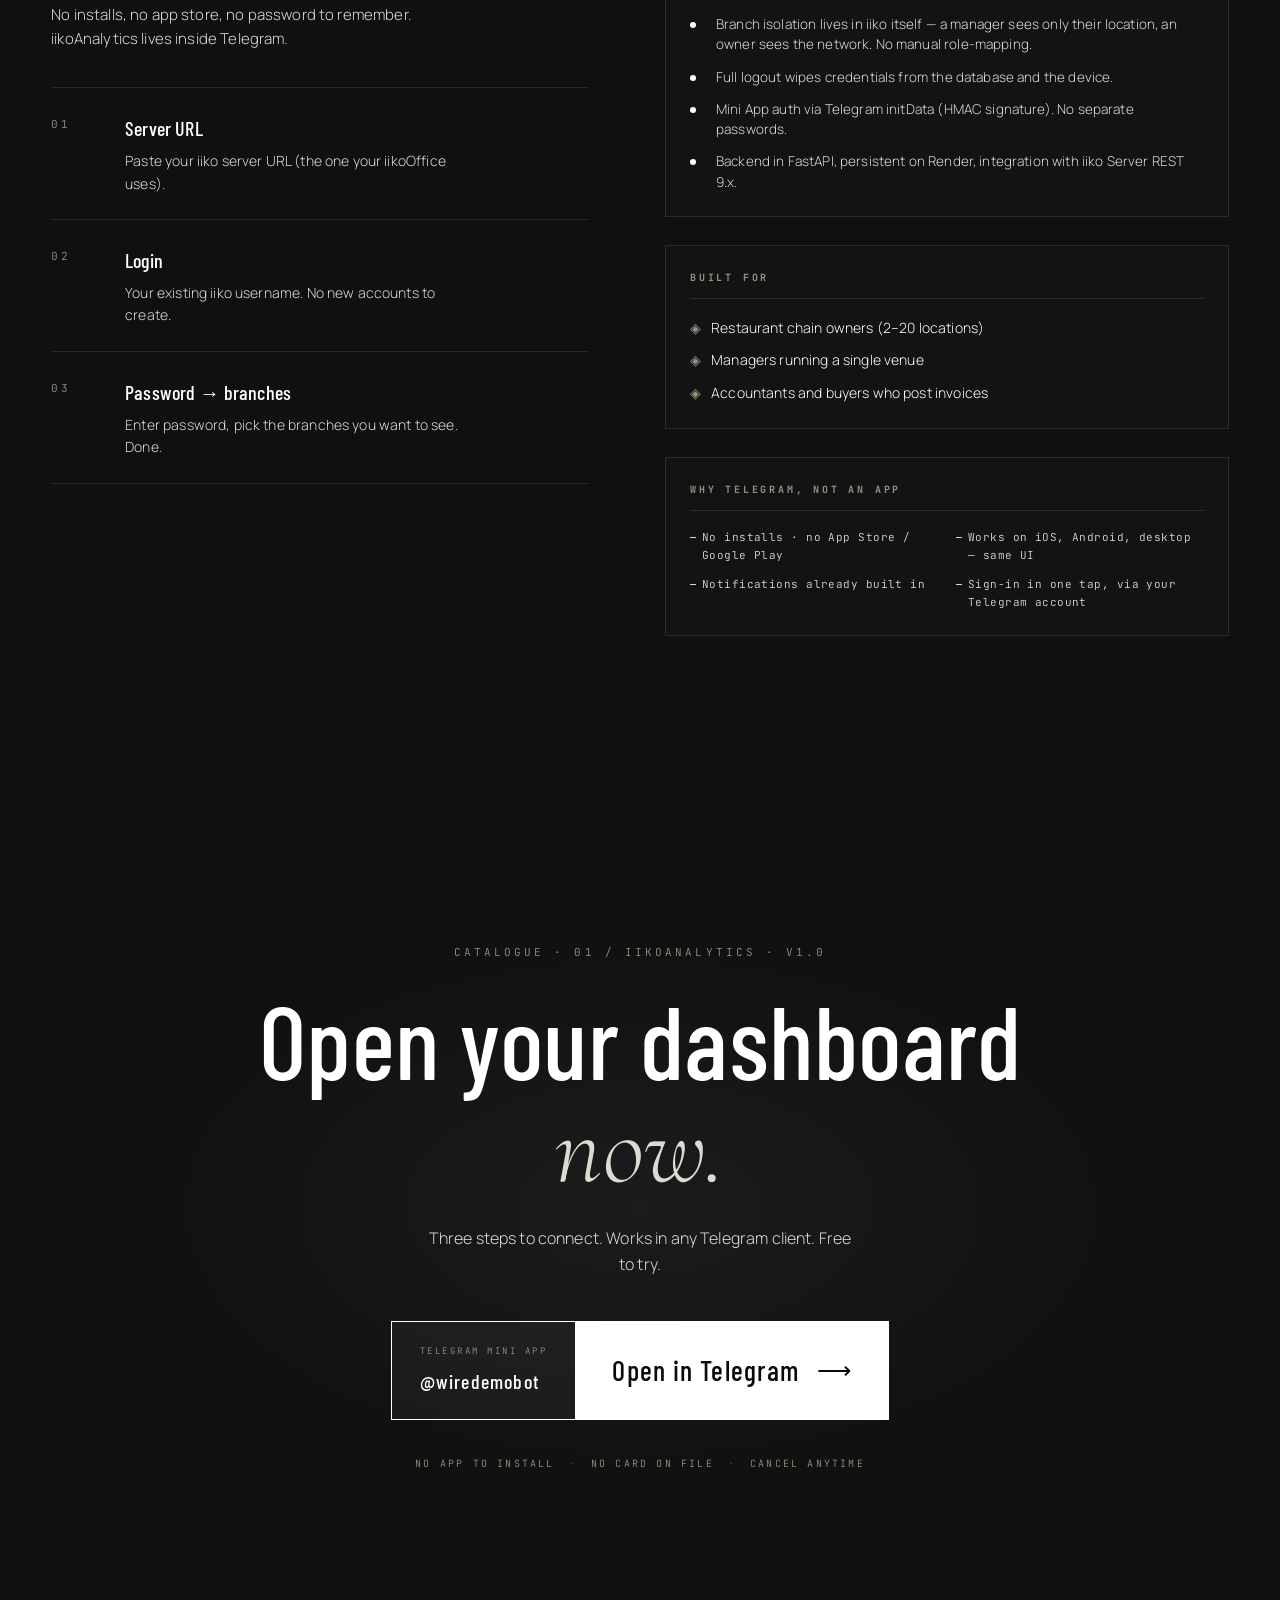
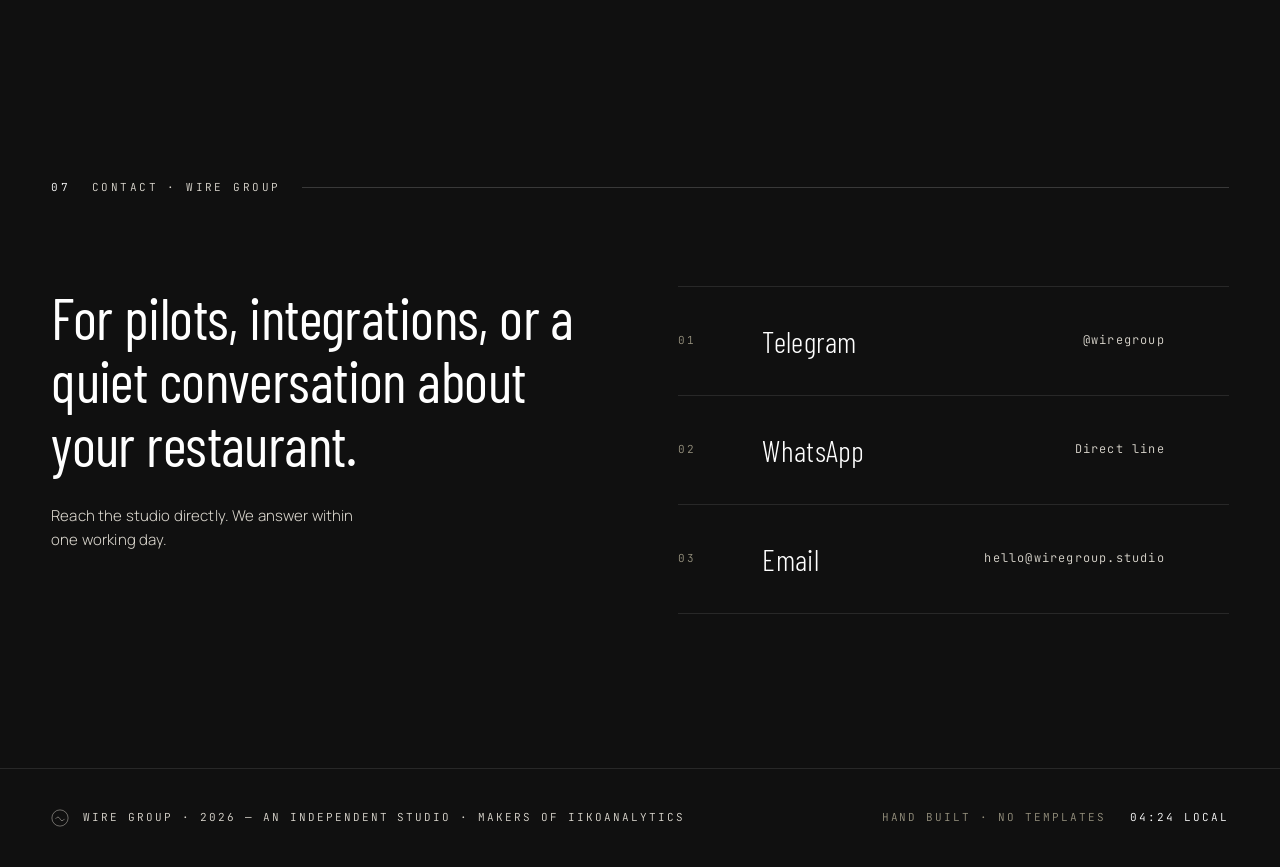
<file: iikoanalytics.html>
<!DOCTYPE html>
<html lang="en" data-lang="en">
<head>
<meta charset="UTF-8" />
<meta name="viewport" content="width=device-width, initial-scale=1.0" />
<title>iikoAnalytics — Restaurant Intelligence in Telegram · by Wire Group</title>
<meta name="description" content="iikoAnalytics — Telegram Mini App for iiko restaurants. Revenue, average check, stop-list, invoice OCR, AI analyst. Open in Telegram, no installs." />
<link rel="preconnect" href="https://fonts.googleapis.com" />
<link rel="preconnect" href="https://fonts.gstatic.com" crossorigin />
<link href="https://fonts.googleapis.com/css2?family=Barlow+Condensed:wght@300;400;500;600&family=Cormorant+Garamond:ital,wght@0,300;0,400;1,300;1,400&family=Manrope:wght@200;300;400;500;600&family=JetBrains+Mono:wght@300;400&display=swap" rel="stylesheet" />
<link rel="stylesheet" href="style.css" />
</head>
<body class="page-product">

<!-- Custom cursor -->
<div class="cursor-ring" id="cursorRing" aria-hidden="true"></div>
<div class="cursor-dot" id="cursorDot" aria-hidden="true"></div>

<!-- Top bar -->
<header class="topbar">
  <a href="index.html" class="topbar-mark" data-cursor="link" aria-label="Wire Group home">
    <span class="topbar-wordmark">WIRE GROUP</span>
  </a>

  <nav class="topbar-nav topbar-links">
    <a href="#features" class="topbar-link" data-cursor="link" data-menu-link><span data-i18n="tb-features">Features</span></a>
    <a href="#pricing" class="topbar-link" data-cursor="link" data-menu-link><span data-i18n="tb-pricing">Pricing</span></a>
    <a href="#reviews" class="topbar-link" data-cursor="link" data-menu-link><span data-i18n="tb-reviews">Reviews</span></a>
    <a href="#contact" class="topbar-link" data-cursor="link" data-menu-link><span data-i18n="nav-contact">Contact</span></a>
  </nav>

  <div class="topbar-actions">
    <button class="lang-toggle" id="langToggle" data-cursor="link" aria-label="Toggle language">
      <span class="lang-current">EN</span>
      <span class="lang-divider"></span>
      <span class="lang-other">RU</span>
    </button>
    <button class="menu-button" id="menuOpen" data-cursor="link" aria-label="Open menu">
      <span class="menu-button-lines"><span></span><span></span></span>
      <span class="menu-button-label" data-i18n="menu">Menu</span>
    </button>
  </div>
</header>

<!-- Menu overlay -->
<div class="menu" id="menu" aria-hidden="true">
  <div class="menu-inner">
    <div class="menu-top">
      <span class="menu-eyebrow" data-i18n="menu-eyebrow">Navigation — Wire Group</span>
      <button class="menu-close" id="menuClose" data-cursor="link" aria-label="Close menu">
        <span class="menu-close-x"><span></span><span></span></span>
        <span data-i18n="close">Close</span>
      </button>
    </div>

    <nav class="menu-list">
      <a href="index.html#hero" class="menu-item" data-cursor="link">
        <span class="menu-index">01</span>
        <span class="menu-label" data-i18n="nav-home">Home</span>
        <span class="menu-arrow">→</span>
      </a>
      <a href="index.html#catalogue" class="menu-item" data-cursor="link">
        <span class="menu-index">02</span>
        <span class="menu-label" data-i18n="nav-catalog">Catalogue</span>
        <span class="menu-arrow">→</span>
      </a>
      <a href="#contact" class="menu-item" data-cursor="link" data-menu-link>
        <span class="menu-index">03</span>
        <span class="menu-label" data-i18n="nav-contact">Contact</span>
        <span class="menu-arrow">→</span>
      </a>
    </nav>

    <div class="menu-foot">
      <div class="menu-foot-block">
        <span class="menu-foot-label" data-i18n="direct">Direct</span>
        <a href="mailto:hello@wiregroup.studio" data-cursor="link">hello@wiregroup.studio</a>
      </div>
      <div class="menu-foot-block">
        <span class="menu-foot-label" data-i18n="channels">Channels</span>
        <div class="menu-foot-links">
          <a href="https://t.me/wiregroup" target="_blank" rel="noopener" data-cursor="link">Telegram</a>
          <a href="https://wa.me/77073131030" target="_blank" rel="noopener" data-cursor="link">WhatsApp</a>
        </div>
      </div>
      <div class="menu-foot-block">
        <span class="menu-foot-label" data-i18n="meridian">Meridian</span>
        <span class="menu-clock" id="menuClock">— : — : —</span>
      </div>
    </div>
  </div>
</div>

<main>

<!-- ========== PRODUCT HERO ========== -->
<section class="product-hero" id="hero">
  <div class="hero-atmosphere" aria-hidden="true"></div>

  <a href="index.html" class="back-link mono" data-cursor="link">
    <span class="back-arrow">←</span>
    <span data-i18n="back-wg">Wire Group · Catalogue 01</span>
  </a>

  <div class="product-intro-grid">
    <div class="product-intro-meta">
      <span class="product-kicker mono" data-i18n="product-kicker">For restaurants on iiko POS · v1.0 · 2026</span>
      <h1 class="product-headline">
        <span data-i18n="product-headline-1">Your restaurant</span>
        <br />
        <span class="serif-italic" data-i18n="product-headline-2">in Telegram.</span>
      </h1>
      <p class="product-sub" data-i18n="product-sub">iiko analytics in your pocket. No laptop, no logins, no desktop. Open Telegram — see revenue, average check, stop-list, supplier invoices. An AI analyst tells you what is wrong with the day, in plain language.</p>

      <div class="product-cta-row">
        <a href="https://t.me/wiredemobot" target="_blank" rel="noopener" class="cta-primary" data-cursor="link">
          <span class="cta-icon" aria-hidden="true">▶</span>
          <span data-i18n="cta-open-bot">Open the bot</span>
          <span class="cta-arrow">⟶</span>
        </a>
        <a href="#features" class="cta-secondary" data-cursor="link" data-menu-link>
          <span data-i18n="cta-how-works">See what's inside</span>
        </a>
      </div>

      <ul class="product-quickfacts">
        <li>
          <span class="qf-label mono" data-i18n="qf-1-label">Setup</span>
          <span class="qf-value" data-i18n="qf-1-value">3 steps · ~90 seconds</span>
        </li>
        <li>
          <span class="qf-label mono" data-i18n="qf-2-label">Channel</span>
          <span class="qf-value" data-i18n="qf-2-value">Telegram Mini App</span>
        </li>
        <li>
          <span class="qf-label mono" data-i18n="qf-3-label">Integration</span>
          <span class="qf-value" data-i18n="qf-3-value">iiko Server REST 9.x</span>
        </li>
        <li>
          <span class="qf-label mono" data-i18n="qf-4-label">AI</span>
          <span class="qf-value" data-i18n="qf-4-value">Claude Sonnet · Anthropic</span>
        </li>
      </ul>
    </div>

    <div class="product-mockup" data-cursor="view">
      <div class="phone-orbit">

        <!-- Floating callouts — selling proof, minimal text -->
        <aside class="orbit-card orbit-ai" aria-hidden="true">
          <span class="orbit-label mono" data-i18n="orbit-ai-label">AI · Invoice OCR</span>
          <div class="orbit-flow">
            <svg class="orbit-doc" viewBox="0 0 24 28" aria-hidden="true">
              <rect x="2.5" y="2" width="19" height="24" rx="1.4" fill="none" stroke="currentColor" stroke-width="1"/>
              <line x1="6.5" y1="9"  x2="17.5" y2="9"  stroke="currentColor" stroke-width="1"/>
              <line x1="6.5" y1="13" x2="17.5" y2="13" stroke="currentColor" stroke-width="1"/>
              <line x1="6.5" y1="17" x2="14"   y2="17" stroke="currentColor" stroke-width="1"/>
              <line x1="6.5" y1="21" x2="12"   y2="21" stroke="currentColor" stroke-width="1"/>
            </svg>
            <span class="orbit-arrow">⟶</span>
            <span class="orbit-iiko">iiko</span>
          </div>
          <span class="orbit-meta mono" data-i18n="orbit-ai-meta">Claude · ~2 s</span>
        </aside>

        <aside class="orbit-card orbit-net" aria-hidden="true">
          <span class="orbit-label mono" data-i18n="orbit-net-label">5 Branches · Live</span>
          <svg class="orbit-constellation" viewBox="0 0 140 64" aria-hidden="true">
            <line x1="14"  y1="46" x2="52"  y2="22"/>
            <line x1="52"  y1="22" x2="92"  y2="34"/>
            <line x1="92"  y1="34" x2="124" y2="50"/>
            <line x1="14"  y1="46" x2="42"  y2="58"/>
            <line x1="42"  y1="58" x2="92"  y2="34"/>
            <circle cx="14"  cy="46" r="2.6"/>
            <circle cx="42"  cy="58" r="2.6"/>
            <circle cx="92"  cy="34" r="2.6"/>
            <circle cx="124" cy="50" r="2.6"/>
            <circle cx="52"  cy="22" r="3.2" class="active"/>
            <circle cx="52"  cy="22" r="8"   class="active-ring"/>
          </svg>
          <span class="orbit-meta mono" data-i18n="orbit-net-meta">Merged in one view</span>
        </aside>

        <aside class="orbit-card orbit-price" aria-hidden="true">
          <span class="orbit-label mono" data-i18n="orbit-price-label">Price · Watch</span>
          <div class="orbit-pricerow">
            <span class="orbit-price-name" data-i18n="orbit-price-name">Milk</span>
            <span class="orbit-price-delta">+ 12%</span>
          </div>
          <svg class="orbit-spark" viewBox="0 0 120 26" preserveAspectRatio="none" aria-hidden="true">
            <polyline points="0,21 16,19 32,20 48,16 64,14 80,9 96,11 120,3"/>
            <circle cx="120" cy="3" r="2.2"/>
          </svg>
        </aside>

        <div class="phone demo-phone" id="demoPhone" role="button" tabindex="0" aria-label="Демо iikoAnalytics — показать следующую вкладку">
        <div class="phone-glow" aria-hidden="true"></div>
        <div class="phone-notch" aria-hidden="true"></div>
        <div class="phone-screen dph">
          <div class="ph-statusbar">
            <span>9:41</span>
            <span class="ph-status-icons">●●●●● · 5G · 86%</span>
          </div>
          <div class="dph-header">
            <div>
              <span class="dph-title" id="dphTitle">Демо Ресторан</span>
              <span class="dph-date">вт, 30 июня</span>
            </div>
            <span class="dph-menu" aria-hidden="true">⋯</span>
          </div>

          <div class="demo-screens">

            <!-- 1 · Главная -->
            <div class="demo-screen is-active" data-screen="1" data-title="Демо Ресторан">
              <div class="dph-chips">
                <span class="dph-chip">📅 Даты</span>
                <span class="dph-chip is-active">Сегодня</span>
                <span class="dph-chip">Вчера</span>
                <span class="dph-chip">Эта неделя</span>
              </div>
              <div class="dph-card">
                <span class="dph-label">Выручка сегодня</span>
                <div class="dph-value-row">
                  <span class="dph-value">4 281 600 ₸</span>
                  <span class="dph-change up">↑ 12.4%</span>
                </div>
                <svg class="dph-spark" viewBox="0 0 200 36" preserveAspectRatio="none" aria-hidden="true">
                  <polyline points="0,30 28,26 56,28 84,20 112,22 140,14 170,16 200,7" />
                </svg>
              </div>
              <div class="dph-row">
                <div class="dph-card sm">
                  <span class="dph-label">Средний чек</span>
                  <span class="dph-value sm">9 240 ₸</span>
                  <span class="dph-change up">↑ 4.1%</span>
                </div>
                <div class="dph-card sm">
                  <span class="dph-label">Гостей</span>
                  <span class="dph-value sm">463</span>
                  <span class="dph-change up">↑ 6.8%</span>
                </div>
              </div>
              <div class="dph-card">
                <span class="dph-label">🎩 Быстрая статистика</span>
                <div class="dph-trow"><span>Открытых заказов</span><span class="dph-badge">7</span></div>
                <div class="dph-trow"><span>Выручка вчера</span><b>3 807 200 ₸</b></div>
                <div class="dph-trow"><span>Прогноз на день</span><b>5 130 000 ₸</b></div>
              </div>
            </div>

            <!-- 2 · Продажи -->
            <div class="demo-screen" data-screen="2" data-title="Продажи">
              <div class="dph-chips">
                <span class="dph-chip is-active">Общие</span>
                <span class="dph-chip">Клиенты</span>
                <span class="dph-chip">ABC</span>
                <span class="dph-chip">Отмены</span>
              </div>
              <div class="dph-card">
                <span class="dph-label">Каналы · сегодня</span>
                <div class="dph-trow"><span>Зал</span><span class="dph-mut">62%</span><b>2 654 600 ₸</b></div>
                <div class="dph-trow"><span>Доставка</span><span class="dph-mut">28%</span><b>1 198 800 ₸</b></div>
                <div class="dph-trow"><span>Самовывоз</span><span class="dph-mut">10%</span><b>428 200 ₸</b></div>
              </div>
              <div class="dph-card">
                <span class="dph-label">Топ-блюда</span>
                <div class="dph-trow"><span>Стейк рибай</span><b>384 000 ₸</b></div>
                <div class="dph-trow"><span>Том ям</span><b>291 500 ₸</b></div>
                <div class="dph-trow"><span>Бургер BBQ</span><b>240 800 ₸</b></div>
              </div>
            </div>

            <!-- 3 · Персонал -->
            <div class="demo-screen" data-screen="3" data-title="Персонал">
              <div class="dph-row">
                <div class="dph-card sm">
                  <span class="dph-label">Сейчас на смене</span>
                  <span class="dph-value sm">6</span>
                </div>
                <div class="dph-card sm">
                  <span class="dph-label">Средний чек смены</span>
                  <span class="dph-value sm">9 240 ₸</span>
                </div>
              </div>
              <div class="dph-card">
                <span class="dph-label">Кто сколько продал · сегодня</span>
                <div class="dph-trow"><span>🥇 Айгерим</span><b>612 400 ₸</b></div>
                <div class="dph-trow"><span>Дамир</span><b>548 200 ₸</b></div>
                <div class="dph-trow"><span>Алия</span><b>493 700 ₸</b></div>
              </div>
            </div>

            <!-- 4 · Расходы -->
            <div class="demo-screen" data-screen="4" data-title="Расходы">
              <div class="dph-chips">
                <span class="dph-chip is-active">Фудкост</span>
                <span class="dph-chip">Накладные</span>
                <span class="dph-chip">Списания</span>
                <span class="dph-chip">Изъятия</span>
              </div>
              <div class="dph-card">
                <span class="dph-label">Фудкост · июнь</span>
                <div class="dph-value-row">
                  <span class="dph-value">31.2%</span>
                  <span class="dph-change up">↓ 1.4%</span>
                </div>
              </div>
              <div class="dph-card">
                <span class="dph-label">Накладные · 7 дней</span>
                <div class="dph-trow"><span>Проведено</span><span class="dph-badge">14</span></div>
                <div class="dph-trow"><span>Молочный дом · фото</span><b>16 400 ₸</b></div>
                <div class="dph-trow"><span>Списания за неделю</span><b class="dph-neg">42 300 ₸</b></div>
              </div>
            </div>

            <!-- 5 · Год/год -->
            <div class="demo-screen" data-screen="5" data-title="Год к году">
              <div class="dph-card">
                <span class="dph-label">Июнь · выручка</span>
                <div class="dph-value-row">
                  <span class="dph-value">96.4M ₸</span>
                  <span class="dph-change up">↑ 18%</span>
                </div>
                <div class="dph-bar-row"><span>2026</span><span class="dph-bar"><span class="fill accent" style="--w:100%"></span></span><b>96.4M</b></div>
                <div class="dph-bar-row"><span>2025</span><span class="dph-bar"><span class="fill" style="--w:85%"></span></span><b>81.7M</b></div>
              </div>
              <div class="dph-row">
                <div class="dph-card sm">
                  <span class="dph-label">Средний чек</span>
                  <span class="dph-value sm dph-up">+ 9%</span>
                </div>
                <div class="dph-card sm">
                  <span class="dph-label">Гостей</span>
                  <span class="dph-value sm dph-up">+ 6%</span>
                </div>
              </div>
            </div>

            <!-- 6 · Смены -->
            <div class="demo-screen" data-screen="6" data-title="Кассовые смены">
              <div class="dph-card">
                <span class="dph-label">Смена № 142 · закрыта в 23:41</span>
                <div class="dph-value-row">
                  <span class="dph-value">4 281 600 ₸</span>
                </div>
              </div>
              <div class="dph-card alert">
                <span class="dph-label">Расхождение по кассе</span>
                <div class="dph-value-row">
                  <span class="dph-value dph-neg">− 8 500 ₸</span>
                  <span class="dph-badge red">проверить</span>
                </div>
              </div>
              <div class="dph-card">
                <span class="dph-label">Изъятия · 2 операции</span>
                <div class="dph-value-row">
                  <span class="dph-value">25 000 ₸</span>
                </div>
              </div>
            </div>

          </div><!-- /.demo-screens -->

          <div class="dph-nav">
            <button class="dph-nav-item is-active" type="button" data-nav="0" aria-label="Главная">
              <svg viewBox="0 0 24 24" aria-hidden="true"><path d="M3 9l9-7 9 7v11a2 2 0 0 1-2 2H5a2 2 0 0 1-2-2z"/><polyline points="9 22 9 12 15 12 15 22"/></svg>
              <span>Главная</span>
            </button>
            <button class="dph-nav-item" type="button" data-nav="1" aria-label="Продажи">
              <svg viewBox="0 0 24 24" aria-hidden="true"><rect x="3" y="3" width="18" height="18" rx="2"/><line x1="3" y1="9" x2="21" y2="9"/><line x1="9" y1="21" x2="9" y2="9"/></svg>
              <span>Продажи</span>
            </button>
            <button class="dph-nav-item" type="button" data-nav="2" aria-label="Персонал">
              <svg viewBox="0 0 24 24" aria-hidden="true"><path d="M17 21v-2a4 4 0 0 0-4-4H5a4 4 0 0 0-4 4v2"/><circle cx="9" cy="7" r="4"/><path d="M23 21v-2a4 4 0 0 0-3-3.87"/><path d="M16 3.13a4 4 0 0 1 0 7.75"/></svg>
              <span>Персонал</span>
            </button>
            <button class="dph-nav-item" type="button" data-nav="3" aria-label="Расходы">
              <svg viewBox="0 0 24 24" aria-hidden="true"><path d="M14 2H6a2 2 0 0 0-2 2v16a2 2 0 0 0 2 2h12a2 2 0 0 0 2-2V8z"/><polyline points="14 2 14 8 20 8"/><line x1="16" y1="13" x2="8" y2="13"/><line x1="16" y1="17" x2="8" y2="17"/></svg>
              <span>Расходы</span>
            </button>
            <button class="dph-nav-item" type="button" data-nav="4" aria-label="Год/год">
              <svg viewBox="0 0 24 24" aria-hidden="true"><polyline points="23 6 13.5 15.5 8.5 10.5 1 18"/><polyline points="17 6 23 6 23 12"/></svg>
              <span>Год/год</span>
            </button>
            <button class="dph-nav-item" type="button" data-nav="5" aria-label="Смены">
              <svg viewBox="0 0 24 24" aria-hidden="true"><rect x="2" y="7" width="20" height="13" rx="2"/><path d="M16 7V5a2 2 0 0 0-2-2h-4a2 2 0 0 0-2 2v2"/><line x1="2" y1="13" x2="22" y2="13"/></svg>
              <span>Смены</span>
            </button>
          </div>
        </div>
      </div>
      </div><!-- /.phone-orbit -->

      <p class="demo-hint mono" data-i18n="demo-hint">Tap the phone — it flips through the real tabs</p>
    </div>
  </div>
</section>

<!-- ========== CHAPTERS — what it does every day ========== -->
<section class="features-section section" id="features">
  <div class="section-header">
    <span class="section-index">03</span>
    <span class="section-title" data-i18n="features-title">Inside iikoAnalytics</span>
    <span class="section-rule"></span>
  </div>

  <div class="features-intro">
    <h2 class="features-headline" data-split>
      <span data-i18n="features-headline">Four things it does for you, every day.</span>
    </h2>
  </div>

  <ol class="chapters">
    <li class="chapter">
      <span class="chapter-num mono">01</span>
      <div class="chapter-text">
        <h3 class="chapter-title" data-i18n="ch-1-title">Revenue in your pocket</h3>
        <p class="chapter-body" data-i18n="ch-1-body">Open Telegram — revenue, average check and guests across every branch. No laptop, no VPN, no office.</p>
      </div>
      <span class="chapter-tag mono" data-i18n="ch-1-tag">Live · 30 s</span>
    </li>
    <li class="chapter">
      <span class="chapter-num mono">02</span>
      <div class="chapter-text">
        <h3 class="chapter-title" data-i18n="ch-2-title">Invoices: photo → iiko</h3>
        <p class="chapter-body" data-i18n="ch-2-body">Shoot the supplier invoice. AI reads the items and prices, you confirm — and it is posted into iiko. Seconds instead of half an hour.</p>
      </div>
      <span class="chapter-tag mono" data-i18n="ch-2-tag">OCR · ~2 s</span>
    </li>
    <li class="chapter">
      <span class="chapter-num mono">03</span>
      <div class="chapter-text">
        <h3 class="chapter-title" data-i18n="ch-3-title">Cash control — theft protection</h3>
        <p class="chapter-body" data-i18n="ch-3-body">Cash shifts, withdrawals and discrepancies are visible the same evening. A missing sum can no longer hide until the end of the month.</p>
      </div>
      <span class="chapter-tag mono" data-i18n="ch-3-tag">Shift audit</span>
    </li>
    <li class="chapter">
      <span class="chapter-num mono">04</span>
      <div class="chapter-text">
        <h3 class="chapter-title" data-i18n="ch-4-title">Year over year</h3>
        <p class="chapter-body" data-i18n="ch-4-body">Weeks, months and channels against last year. Growth and dips without a single Excel sheet.</p>
      </div>
      <span class="chapter-tag mono" data-i18n="ch-4-tag">Built in</span>
    </li>
  </ol>

  <p class="chapters-more serif-italic" data-i18n="chapters-more">And that is not all — inside: stop-list, ABC analysis, foodcost, guest reviews, payroll, branch comparison. All in one app.</p>
</section>

<!-- ========== PRICING ========== -->
<section class="pricing-section section" id="pricing">
  <div class="section-header">
    <span class="section-index">04</span>
    <span class="section-title" data-i18n="pricing-title">Pricing</span>
    <span class="section-rule"></span>
  </div>

  <div class="pricing-head">
    <h2 class="pricing-headline">
      <span data-i18n="pricing-head-1">One price.</span>
      <span class="serif-italic" data-i18n="pricing-head-2">Everything included.</span>
    </h2>
    <span class="pricing-launch mono" data-i18n="pricing-launch">Launch pricing · 2026</span>
  </div>

  <div class="price-rows">
    <div class="price-row">
      <div class="price-what">
        <h3 data-i18n="price-1-title">Turnkey setup</h3>
        <p data-i18n="price-1-body">Integration with your iiko server, all branches connected, team walked through the app. Ready in days, not months.</p>
      </div>
      <div class="price-value">
        <s class="price-old mono">₸ 400 000</s>
        <span class="price-now">₸ 300 000</span>
        <span class="price-per mono" data-i18n="price-1-per">once</span>
      </div>
    </div>
    <div class="price-row">
      <div class="price-what">
        <h3 data-i18n="price-2-title">Support &amp; updates</h3>
        <p data-i18n="price-2-body">New features as they ship, monitoring, help in chat. Cancel any month.</p>
      </div>
      <div class="price-value">
        <s class="price-old mono">₸ 50 000</s>
        <span class="price-now">₸ 30 000</span>
        <span class="price-per mono" data-i18n="price-2-per">per month</span>
      </div>
    </div>
  </div>

  <p class="price-note serif-italic" data-i18n="price-note">One prevented cash shortage — and the month has already paid for itself.</p>

  <div class="price-cta-row">
    <a href="https://t.me/wiregroup" target="_blank" rel="noopener" class="cta-primary" data-cursor="link">
      <span data-i18n="price-cta-1">Get it at launch price</span>
      <span class="cta-arrow">⟶</span>
    </a>
    <a href="https://t.me/wiredemobot" target="_blank" rel="noopener" class="cta-secondary" data-cursor="link">
      <span data-i18n="price-cta-2">Try the demo first</span>
    </a>
  </div>
</section>

<!-- ========== FIRST RESTAURANTS — testimonials placeholder ========== -->
<section class="reviews-section section" id="reviews">
  <div class="section-header">
    <span class="section-index">05</span>
    <span class="section-title" data-i18n="reviews-title">First restaurants</span>
    <span class="section-rule"></span>
  </div>

  <div class="reviews-head">
    <h2 class="reviews-headline">
      <span data-i18n="reviews-head-1">Launched in 2026.</span>
      <span class="serif-italic" data-i18n="reviews-head-2">The first reviews are being earned.</span>
    </h2>
    <p class="reviews-sub" data-i18n="reviews-sub">This space is reserved for the teams already running iikoAnalytics — possibly yours.</p>
  </div>

  <div class="review-slots">
    <figure class="review-slot">
      <span class="review-quote-mark" aria-hidden="true">„</span>
      <blockquote class="review-quote" data-i18n="review-pending">Review in progress — the restaurant is on its second month.</blockquote>
      <figcaption class="review-meta mono">
        <span class="review-name">———</span>
        <span class="review-venue" data-i18n="review-slot-venue">Restaurant · Almaty</span>
      </figcaption>
    </figure>
    <figure class="review-slot">
      <span class="review-quote-mark" aria-hidden="true">„</span>
      <blockquote class="review-quote" data-i18n="review-pending-2">Review in progress — connected this season.</blockquote>
      <figcaption class="review-meta mono">
        <span class="review-name">———</span>
        <span class="review-venue" data-i18n="review-slot-venue-2">Chain · 4 branches</span>
      </figcaption>
    </figure>
    <a href="https://t.me/wiregroup" target="_blank" rel="noopener" class="review-slot review-slot-cta" data-cursor="link">
      <span class="review-quote-mark accent" aria-hidden="true">„</span>
      <span class="review-cta-text" data-i18n="review-cta">Be the first — get connected at launch price, and this spot is yours.</span>
      <span class="review-cta-link mono">
        <span data-i18n="review-cta-link">Write to us</span>
        <span class="cta-arrow">⟶</span>
      </span>
    </a>
  </div>
</section>

<!-- ========== ONBOARDING + WHY TELEGRAM ========== -->
<section class="onboarding-section section" id="onboarding">
  <div class="section-header">
    <span class="section-index">06</span>
    <span class="section-title" data-i18n="onboarding-title">Onboarding</span>
    <span class="section-rule"></span>
  </div>

  <div class="onboarding-grid">
    <div class="onboarding-left">
      <h3 class="onboarding-heading" data-i18n="onboarding-heading">Three steps. Under two minutes.</h3>
      <p class="onboarding-sub" data-i18n="onboarding-sub">No installs, no app store, no password to remember. iikoAnalytics lives inside Telegram.</p>
      <ol class="steps">
        <li>
          <span class="step-num mono">01</span>
          <div>
            <h4 data-i18n="step-1-title">Server URL</h4>
            <p data-i18n="step-1-body">Paste your iiko server URL (the one your iikoOffice uses).</p>
          </div>
        </li>
        <li>
          <span class="step-num mono">02</span>
          <div>
            <h4 data-i18n="step-2-title">Login</h4>
            <p data-i18n="step-2-body">Your existing iiko username. No new accounts to create.</p>
          </div>
        </li>
        <li>
          <span class="step-num mono">03</span>
          <div>
            <h4 data-i18n="step-3-title">Password → branches</h4>
            <p data-i18n="step-3-body">Enter password, pick the branches you want to see. Done.</p>
          </div>
        </li>
      </ol>
    </div>

    <div class="onboarding-right">
      <div class="trust-block">
        <h4 class="trust-heading" data-i18n="trust-title">Security · the details</h4>
        <ul class="trust-list">
          <li><span class="trust-dot"></span><span data-i18n="trust-1">Branch isolation lives in iiko itself — a manager sees only their location, an owner sees the network. No manual role-mapping.</span></li>
          <li><span class="trust-dot"></span><span data-i18n="trust-2">Full logout wipes credentials from the database and the device.</span></li>
          <li><span class="trust-dot"></span><span data-i18n="trust-3">Mini App auth via Telegram initData (HMAC signature). No separate passwords.</span></li>
          <li><span class="trust-dot"></span><span data-i18n="trust-4">Backend in FastAPI, persistent on Render, integration with iiko Server REST 9.x.</span></li>
        </ul>
      </div>

      <div class="for-block">
        <h4 class="for-heading" data-i18n="for-title">Built for</h4>
        <ul class="for-list">
          <li>
            <span class="for-mark">◈</span>
            <span data-i18n="for-1">Restaurant chain owners (2–20 locations)</span>
          </li>
          <li>
            <span class="for-mark">◈</span>
            <span data-i18n="for-2">Managers running a single venue</span>
          </li>
          <li>
            <span class="for-mark">◈</span>
            <span data-i18n="for-3">Accountants and buyers who post invoices</span>
          </li>
        </ul>
      </div>

      <div class="why-block">
        <h4 class="why-heading" data-i18n="why-title">Why Telegram, not an app</h4>
        <div class="why-grid">
          <span data-i18n="why-1">No installs · no App Store / Google Play</span>
          <span data-i18n="why-2">Works on iOS, Android, desktop — same UI</span>
          <span data-i18n="why-3">Notifications already built in</span>
          <span data-i18n="why-4">Sign-in in one tap, via your Telegram account</span>
        </div>
      </div>
    </div>
  </div>
</section>

<!-- ========== BIG CTA ========== -->
<section class="open-section section" id="open">
  <div class="open-inner">
    <span class="open-eyebrow mono" data-i18n="open-eyebrow">Catalogue · 01 / iikoAnalytics · v1.0</span>
    <h2 class="open-headline">
      <span data-i18n="open-head-1">Open your dashboard</span>
      <br />
      <span class="serif-italic" data-i18n="open-head-2">now.</span>
    </h2>
    <p class="open-sub" data-i18n="open-sub">Three steps to connect. Works in any Telegram client. Free to try.</p>

    <a href="https://t.me/wiredemobot" target="_blank" rel="noopener" class="cta-massive" data-cursor="link">
      <span class="cta-massive-side">
        <span class="cta-massive-label mono" data-i18n="cta-channel">Telegram Mini App</span>
        <span class="cta-massive-handle">@wiredemobot</span>
      </span>
      <span class="cta-massive-main">
        <span data-i18n="cta-massive-text">Open in Telegram</span>
        <span class="cta-massive-arrow">⟶</span>
      </span>
    </a>

    <div class="open-footnote mono">
      <span data-i18n="open-foot-1">No app to install</span>
      <span class="dot-sep">·</span>
      <span data-i18n="open-foot-2">No card on file</span>
      <span class="dot-sep">·</span>
      <span data-i18n="open-foot-3">Cancel anytime</span>
    </div>
  </div>
</section>

<!-- CONTACT -->
<section class="contact section" id="contact">
  <div class="section-header">
    <span class="section-index">07</span>
    <span class="section-title" data-i18n="contact-title">Contact · Wire Group</span>
    <span class="section-rule"></span>
  </div>

  <div class="contact-grid">
    <div class="contact-statement">
      <h2 class="contact-headline" data-split>
        <span data-i18n="contact-headline">For pilots, integrations, or a quiet conversation about your restaurant.</span>
      </h2>
      <p class="contact-sub" data-i18n="contact-sub">Reach the studio directly. We answer within one working day.</p>
    </div>

    <div class="contact-channels">
      <a href="https://t.me/wiregroup" target="_blank" rel="noopener" class="channel" data-cursor="link">
        <span class="channel-index">01</span>
        <span class="channel-name">Telegram</span>
        <span class="channel-handle">@wiregroup</span>
        <span class="channel-arrow">⟶</span>
      </a>
      <a href="https://wa.me/77073131030" target="_blank" rel="noopener" class="channel" data-cursor="link">
        <span class="channel-index">02</span>
        <span class="channel-name">WhatsApp</span>
        <span class="channel-handle">Direct line</span>
        <span class="channel-arrow">⟶</span>
      </a>
      <a href="mailto:hello@wiregroup.studio" class="channel" data-cursor="link">
        <span class="channel-index">03</span>
        <span class="channel-name">Email</span>
        <span class="channel-handle">hello@wiregroup.studio</span>
        <span class="channel-arrow">⟶</span>
      </a>
    </div>
  </div>
</section>

<footer class="footer">
  <div class="footer-mark">
    <span class="footer-mark-symbol">
      <svg viewBox="0 0 40 40" aria-hidden="true">
        <circle cx="20" cy="20" r="18" />
        <path d="M10 22 Q 16 14 20 22 T 30 22" />
      </svg>
    </span>
    <span>WIRE GROUP · 2026 — <span data-i18n="footer-note">An independent studio</span></span>
  </div>
  <div class="footer-right">
    <span data-i18n="footer-build">Hand built · No templates</span>
    <span class="footer-time" id="footerTime">— : —</span>
  </div>
</footer>

</main>

<script src="main.js"></script>

</body>
</html>
</file>
<file: style.css>
/* =============================================================
   WIRE GROUP — luxury dark studio site
   Palette  : graphite black, platinum silver
   Type     : Italiana (display) · Cormorant Garamond (italic)
              Manrope (body) · JetBrains Mono (numeric)
   ============================================================= */

:root {
  /* Bugatti palette per design brief */
  --black:        #101010;             /* main background — lifted graphite */
  --black-deep:   #0A0A0A;             /* preloader / menu */
  --black-soft:   #1A1A1A;             /* cards */
  --silver:       #DEDAD1;             /* text — warm, brighter */
  --silver-bright:#FFFFFF;             /* headlines only */
  --silver-mute:  #97927F;
  --silver-dim:   #444444;
  --blue:         #4A7FD4;             /* Bugatti Blue accent / glow */
  --blue-deep:    #1B3A6B;             /* Bugatti Blue deep */
  --blue-soft:    rgba(74, 127, 212, 0.18);
  /* Backwards-compat aliases — cream → blue */
  --cream:        var(--blue);
  --cream-soft:   var(--blue-soft);
  --hairline:     rgba(200, 200, 200, 0.13);
  --hairline-2:   rgba(200, 200, 200, 0.22);
  --glow:         rgba(255, 255, 255, 0.07);

  --font-display: "Barlow Condensed", "Helvetica Neue", sans-serif;
  --font-serif:   "Cormorant Garamond", serif;
  --font-body:    "Manrope", "Helvetica Neue", sans-serif;
  --font-mono:    "JetBrains Mono", ui-monospace, monospace;

  --ease-out:     cubic-bezier(.22, .61, .36, 1);
  --ease-in-out:  cubic-bezier(.65, 0, .35, 1);

  --max:          1480px;
  --gutter:       clamp(20px, 4vw, 56px);
}

/* ---------- reset ---------- */
*, *::before, *::after { box-sizing: border-box; margin: 0; padding: 0; }
html { -webkit-font-smoothing: antialiased; -moz-osx-font-smoothing: grayscale; }
body {
  background: var(--black);
  color: var(--silver);
  font-family: var(--font-body);
  font-weight: 300;
  font-size: 15px;
  line-height: 1.6;
  letter-spacing: 0.01em;
  overflow-x: hidden;
  cursor: none;
}
img, svg { display: block; max-width: 100%; }
button { background: none; border: 0; color: inherit; font: inherit; cursor: none; }
a { color: inherit; text-decoration: none; cursor: none; }
ul { list-style: none; }
::selection { background: var(--silver); color: var(--black); }

/* Background grain + vignette */
body::before {
  content: "";
  position: fixed; inset: 0; pointer-events: none; z-index: 2;
  background-image: radial-gradient(ellipse at 50% 0%, rgba(200,205,210,0.04), transparent 60%),
                    radial-gradient(ellipse at 50% 100%, rgba(200,205,210,0.03), transparent 60%);
}
body::after {
  content: "";
  position: fixed; inset: 0; pointer-events: none; z-index: 3;
  opacity: 0.06;
  background-image: url("data:image/svg+xml;utf8,<svg xmlns='http://www.w3.org/2000/svg' width='220' height='220'><filter id='n'><feTurbulence type='fractalNoise' baseFrequency='0.85' numOctaves='2' stitchTiles='stitch'/><feColorMatrix values='0 0 0 0 0.85  0 0 0 0 0.85  0 0 0 0 0.85  0 0 0 1 0'/></filter><rect width='100%25' height='100%25' filter='url(%23n)'/></svg>");
  mix-blend-mode: overlay;
}

/* =============================================================
   Page entrance transition
   ============================================================= */
/* No loading screen — the page fades in cleanly while the hero
   reveals stage in. This subtle fade is the "transition" into the site. */
body {
  opacity: 0;
  transition: opacity 0.8s var(--ease-out);
}
body.is-ready {
  opacity: 1;
}

/* =============================================================
   Custom cursor
   ============================================================= */
.cursor-dot, .cursor-ring {
  position: fixed; top: 0; left: 0;
  pointer-events: none; z-index: 9000;
  transform: translate3d(-50%, -50%, 0);
  mix-blend-mode: difference;
}
.cursor-dot {
  width: 6px; height: 6px;
  background: var(--silver-bright);
  border-radius: 50%;
}
.cursor-ring {
  width: 34px; height: 34px;
  border: 1px solid var(--silver);
  border-radius: 50%;
  transition: width 0.5s var(--ease-out), height 0.5s var(--ease-out),
              background 0.5s var(--ease-out), border-color 0.5s var(--ease-out);
}
body.cursor-hover .cursor-ring {
  width: 62px; height: 62px;
  border-color: var(--silver-bright);
  background: rgba(232,235,239,0.08);
}
body.cursor-hover .cursor-dot { opacity: 0; }
body.cursor-view .cursor-ring {
  width: 88px; height: 88px;
  border-color: var(--silver-bright);
}
@media (max-width: 900px) {
  body { cursor: auto; }
  button, a { cursor: pointer; }
  .cursor-dot, .cursor-ring { display: none; }
}

/* =============================================================
   Top bar
   ============================================================= */
.topbar {
  position: fixed; top: 0; left: 0; right: 0; z-index: 80;
  display: grid; grid-template-columns: 1fr auto 1fr;
  align-items: center;
  padding: 22px var(--gutter);
  font-size: 11px;
  letter-spacing: 0.18em;
  text-transform: uppercase;
  background: linear-gradient(to bottom, rgba(10, 10, 10, 0.98), rgba(10, 10, 10, 0.9));
}
.topbar::after {
  content: ""; position: absolute; left: 0; right: 0; bottom: 0;
  height: 1px; background: var(--hairline);
}
.topbar-mark { display: flex; align-items: center; gap: 14px; color: var(--silver-bright); }
.topbar-mark-symbol { width: 22px; height: 22px; }
.topbar-mark-symbol svg { width: 100%; height: 100%; fill: none; stroke: var(--silver); stroke-width: 1; }
.topbar-mark-text { font-family: var(--font-mono); font-size: 11px; }
.topbar-nav { justify-self: center; }
.topbar-nav-status { display: flex; align-items: center; gap: 12px; color: var(--silver-mute); }
.topbar-dot {
  width: 6px; height: 6px; border-radius: 50%;
  background: var(--silver-bright);
  box-shadow: 0 0 0 0 rgba(232,235,239,0.6);
  animation: pulse 2.6s infinite;
}
@keyframes pulse {
  0%   { box-shadow: 0 0 0 0   rgba(232,235,239,0.5); }
  70%  { box-shadow: 0 0 0 10px rgba(232,235,239,0);   }
  100% { box-shadow: 0 0 0 0   rgba(232,235,239,0);   }
}
.topbar-actions { justify-self: end; display: flex; align-items: center; gap: 18px; }

.lang-toggle {
  display: inline-flex; align-items: center; gap: 8px;
  font-family: var(--font-mono);
  font-size: 11px; letter-spacing: 0.18em;
  color: var(--silver-mute);
}
.lang-toggle .lang-current { color: var(--silver-bright); }
.lang-toggle .lang-divider {
  width: 12px; height: 1px; background: var(--silver-dim);
}
.lang-toggle:hover .lang-other { color: var(--silver-bright); }

.menu-button {
  display: inline-flex; align-items: center; gap: 12px;
  padding: 10px 18px 10px 14px;
  border: 1px solid var(--hairline-2);
  transition: border-color 0.4s var(--ease-out), background 0.4s var(--ease-out);
}
.menu-button:hover { border-color: var(--silver-bright); background: rgba(232,235,239,0.04); }
.menu-button-lines { display: inline-flex; flex-direction: column; gap: 4px; }
.menu-button-lines span {
  display: block; width: 18px; height: 1px; background: var(--silver-bright);
  transition: transform 0.4s var(--ease-out);
}
.menu-button:hover .menu-button-lines span:first-child { transform: translateX(-3px); }
.menu-button:hover .menu-button-lines span:last-child  { transform: translateX(3px); }
.menu-button-label { color: var(--silver-bright); }

/* =============================================================
   Menu overlay
   ============================================================= */
.menu {
  position: fixed; inset: 0; z-index: 200;
  background: var(--black-deep);
  pointer-events: none;
  clip-path: inset(0 0 100% 0);
  transition: clip-path 0.9s var(--ease-in-out);
}
.menu.is-open {
  pointer-events: auto;
  clip-path: inset(0 0 0 0);
}
.menu-inner {
  position: relative; height: 100%;
  display: grid;
  grid-template-rows: auto 1fr auto;
  padding: 28px var(--gutter) 36px;
}
.menu-inner::before, .menu-inner::after {
  content: ""; position: absolute;
  background: radial-gradient(ellipse at center, rgba(232,235,239,0.05), transparent 60%);
  pointer-events: none;
}
.menu-inner::before { top: -200px; left: -200px; width: 600px; height: 600px; }
.menu-inner::after  { bottom: -200px; right: -200px; width: 700px; height: 700px; }

.menu-top {
  display: flex; align-items: center; justify-content: space-between;
  font-size: 11px; letter-spacing: 0.2em; text-transform: uppercase;
  color: var(--silver-mute);
  padding-bottom: 24px;
  border-bottom: 1px solid var(--hairline);
}
.menu-eyebrow { font-family: var(--font-mono); }
.menu-close { display: inline-flex; align-items: center; gap: 12px; color: var(--silver-bright); }
.menu-close-x { position: relative; width: 18px; height: 18px; display: inline-block; }
.menu-close-x span {
  position: absolute; top: 50%; left: 0; width: 100%; height: 1px;
  background: var(--silver-bright);
}
.menu-close-x span:first-child  { transform: rotate(45deg); }
.menu-close-x span:last-child   { transform: rotate(-45deg); }

.menu-list {
  display: flex; flex-direction: column; justify-content: center;
  gap: clamp(10px, 1.6vw, 18px);
  padding: 60px 0;
}
.menu-item {
  display: grid;
  grid-template-columns: 80px 1fr auto;
  align-items: baseline;
  gap: 32px;
  font-family: var(--font-display);
  font-size: clamp(48px, 9vw, 132px);
  line-height: 0.95;
  color: var(--silver-bright);
  padding: 18px 0;
  border-top: 1px solid var(--hairline);
  position: relative;
  overflow: hidden;
  transform: translateY(40px);
  opacity: 0;
  transition: padding-left 0.5s var(--ease-out), color 0.5s var(--ease-out);
}
.menu-item:last-child { border-bottom: 1px solid var(--hairline); }
.menu.is-open .menu-item {
  animation: menuItemIn 1s var(--ease-out) forwards;
}
.menu.is-open .menu-item:nth-child(1) { animation-delay: 0.30s; }
.menu.is-open .menu-item:nth-child(2) { animation-delay: 0.42s; }
.menu.is-open .menu-item:nth-child(3) { animation-delay: 0.54s; }
.menu.is-open .menu-item:nth-child(4) { animation-delay: 0.66s; }
@keyframes menuItemIn { to { transform: translateY(0); opacity: 1; } }

.menu-item:hover { padding-left: 32px; color: var(--silver-bright); }
.menu-item::before {
  content: ""; position: absolute; left: 0; top: 0; bottom: 0;
  width: 4px; background: var(--silver-bright);
  transform: scaleY(0); transform-origin: top;
  transition: transform 0.6s var(--ease-out);
}
.menu-item:hover::before { transform: scaleY(1); }

.menu-index {
  font-family: var(--font-mono);
  font-size: 12px;
  letter-spacing: 0.18em;
  color: var(--silver-mute);
  align-self: center;
}
.menu-label {
  font-style: normal;
  letter-spacing: -0.01em;
}
.menu-arrow {
  font-family: var(--font-body);
  font-size: 18px;
  color: var(--silver-mute);
  transform: translateX(-12px);
  opacity: 0;
  transition: transform 0.5s var(--ease-out), opacity 0.5s var(--ease-out);
  align-self: center;
}
.menu-item:hover .menu-arrow { transform: translateX(0); opacity: 1; color: var(--silver-bright); }

.menu-foot {
  display: grid;
  grid-template-columns: repeat(3, 1fr);
  gap: var(--gutter);
  padding-top: 28px;
  border-top: 1px solid var(--hairline);
  font-size: 12px;
  letter-spacing: 0.06em;
}
.menu-foot-block { display: flex; flex-direction: column; gap: 6px; }
.menu-foot-label {
  font-family: var(--font-mono);
  font-size: 10px; letter-spacing: 0.22em; text-transform: uppercase;
  color: var(--silver-mute);
}
.menu-foot-block a { color: var(--silver-bright); transition: color 0.3s; }
.menu-foot-links { display: flex; gap: 18px; }
.menu-clock { font-family: var(--font-mono); color: var(--silver-bright); }

/* =============================================================
   Hero
   ============================================================= */
.hero {
  position: relative;
  min-height: 100vh;
  padding: 0 var(--gutter);
  display: grid;
  align-content: center;
  overflow: hidden;
}
/* Atmosphere — calm replacement for canvas wires */
.hero-atmosphere {
  position: absolute; inset: 0;
  z-index: 0;
  pointer-events: none;
  overflow: hidden;
}
.hero-atmosphere::before {
  content: "";
  position: absolute; inset: 0;
  background: radial-gradient(ellipse 70% 55% at 50% -5%,
                rgba(240, 242, 245, 0.12),
                rgba(240, 242, 245, 0.04) 40%,
                transparent 75%);
}
.hero-atmosphere::after {
  content: "";
  position: absolute; top: -10%; bottom: -10%; width: 40%;
  left: -50%;
  background: linear-gradient(110deg,
                transparent 35%,
                rgba(240, 242, 245, 0.05) 50%,
                transparent 65%);
  animation: heroSheen 28s linear infinite;
  will-change: transform;
}
@keyframes heroSheen {
  0%   { transform: translateX(0); }
  100% { transform: translateX(400%); }
}
.hero-grid-overlay {
  position: absolute; inset: 0;
  z-index: 0;
  pointer-events: none;
  background-image:
    linear-gradient(to right, rgba(212, 216, 221, 0.045) 1px, transparent 1px),
    linear-gradient(to bottom, rgba(212, 216, 221, 0.045) 1px, transparent 1px);
  background-size: 96px 96px;
  -webkit-mask-image: radial-gradient(ellipse at center, black 28%, transparent 78%);
          mask-image: radial-gradient(ellipse at center, black 28%, transparent 78%);
}
.hero-frame {
  position: absolute;
  top: 88px;
  left: var(--gutter);
  right: var(--gutter);
  bottom: 28px;
  pointer-events: none;
  z-index: 1;
}
.frame-corner {
  position: absolute;
  width: 28px; height: 28px;
  border: 1px solid var(--silver);
  opacity: 0.7;
}
.frame-corner.tl { top: 0; left: 0; border-right: 0; border-bottom: 0; }
.frame-corner.tr { top: 0; right: 0; border-left: 0; border-bottom: 0; }
.frame-corner.bl { bottom: 0; left: 0; border-right: 0; border-top: 0; }
.frame-corner.br { bottom: 0; right: 0; border-left: 0; border-top: 0; }

.hero-grid {
  position: relative;
  z-index: 2;
  max-width: var(--max);
  margin: 0 auto;
  width: 100%;
  text-align: center;
  padding: 100px 0 80px;
  display: flex; flex-direction: column;
  align-items: center;
  gap: clamp(28px, 4vw, 48px);
}

.hero-eyebrow {
  display: inline-flex; align-items: center; gap: 24px;
  font-family: var(--font-mono);
  font-size: 11px;
  letter-spacing: 0.28em;
  text-transform: uppercase;
  color: var(--silver-mute);
}
.hero-eyebrow .line {
  display: block; width: 60px; height: 1px; background: var(--silver-dim);
}
.eyebrow-text span { color: var(--silver); }

.logo-stage {
  position: relative;
  width: 100%;
  min-height: clamp(120px, 18vw, 240px);
  display: flex; align-items: center; justify-content: center;
}
.logo-variant {
  position: absolute; inset: 0;
  display: flex; align-items: center; justify-content: center; flex-direction: column;
  opacity: 0; pointer-events: none;
  transition: opacity 0.6s var(--ease-out);
}
.logo-variant.is-active { opacity: 1; pointer-events: auto; }

/* ---------- Wordmark (Cinzel, Bugatti language) ---------- */
.logo-wordmark {
  font-family: var(--font-display);
  font-weight: 500;
  font-size: clamp(44px, 10vw, 152px);
  line-height: 0.95;
  color: var(--silver-bright);
  letter-spacing: 0.18em;
  text-indent: 0.18em;     /* compensate visual centering of letter-spacing */
  display: flex; align-items: baseline; justify-content: center;
  white-space: nowrap;
}
.logo-wordmark .letter { display: inline-block; }
.logo-wordmark .logo-space { display: inline-block; width: 0.6em; }
.logo-wordmark.compact { font-size: clamp(20px, 2.4vw, 30px); letter-spacing: 0.34em; text-indent: 0.34em; margin-top: 14px; }
.logo-wordmark.plate   { font-size: clamp(36px, 6.4vw, 88px); letter-spacing: 0.22em; text-indent: 0.22em; }

/* ---------- Variant 01 — Manufacture wordmark ---------- */
.logo-manufacture {
  display: flex; flex-direction: column; align-items: center;
  gap: 22px;
}
.logo-line-top, .logo-line-bottom {
  display: flex; align-items: center; gap: 18px;
  font-family: var(--font-mono);
  font-size: 10px; letter-spacing: 0.32em; text-transform: uppercase;
  color: var(--silver-mute);
}
.logo-line-top .rule {
  display: inline-block;
  width: 56px; height: 1px;
  background: var(--silver-dim);
}
.logo-line-bottom .corner {
  display: inline-block;
  width: 14px; height: 14px;
  border: 1px solid var(--silver-dim);
}
.logo-line-bottom .corner.left  { border-right: 0; border-bottom: 0; }
.logo-line-bottom .corner.right { border-left: 0;  border-bottom: 0; }
.logo-line-bottom .kicker-sub {
  color: var(--silver);
  letter-spacing: 0.45em;
}

/* ---------- Variant 02 — Crest ---------- */
.logo-crest {
  display: flex; flex-direction: column; align-items: center;
  gap: 18px;
}
.crest-svg {
  width: clamp(132px, 14vw, 188px);
  height: auto;
}
.crest-svg ellipse {
  fill: none;
  stroke: var(--silver-bright);
  stroke-width: 0.6;
}
.crest-svg ellipse.thin,
.crest-svg path.thin {
  fill: none;
  stroke: var(--silver);
  stroke-width: 0.4;
  opacity: 0.55;
}
.crest-svg .monogram {
  font-family: var(--font-display);
  font-weight: 500;
  font-size: 58px;
  fill: var(--silver-bright);
  letter-spacing: 0.08em;
}
.crest-svg .arc-text {
  font-family: var(--font-mono);
  font-size: 9px;
  fill: var(--silver-mute);
  letter-spacing: 0.42em;
}
.crest-tagline {
  display: flex; align-items: center; gap: 16px;
  margin-top: 4px;
  font-family: var(--font-mono);
  font-size: 10px; letter-spacing: 0.34em; text-transform: uppercase;
  color: var(--silver-mute);
}
.crest-tagline .rule.short {
  display: inline-block;
  width: 32px; height: 1px;
  background: var(--silver-dim);
}
.crest-tagline .center { color: var(--silver); }

/* ---------- Variant 03 — Nameplate ---------- */
.logo-nameplate {
  display: flex; flex-direction: column; align-items: stretch;
  gap: 14px;
  width: min(880px, 100%);
}
.plate-row {
  display: flex; justify-content: space-between; align-items: center;
  font-family: var(--font-mono);
  font-size: 10px; letter-spacing: 0.30em; text-transform: uppercase;
  color: var(--silver-mute);
}
.plate-frame {
  position: relative;
  padding: clamp(28px, 4vw, 44px) clamp(30px, 5vw, 60px);
  border: 1px solid var(--hairline-2);
  display: flex; flex-direction: column; align-items: center;
  gap: 16px;
}
.plate-frame::before,
.plate-frame::after {
  content: "";
  position: absolute;
  left: 8px; right: 8px;
  height: 1px;
  background: var(--silver-dim);
  opacity: 0.6;
}
.plate-frame::before { top: 6px; }
.plate-frame::after  { bottom: 6px; }
.plate-frame .frame-corner {
  width: 18px; height: 18px;
  opacity: 1;
  border-color: var(--silver-bright);
}
.plate-rule {
  display: block;
  width: 140px; height: 1px;
  background: var(--silver-dim);
}
.plate-sub {
  font-family: var(--font-mono);
  font-size: 11px; letter-spacing: 0.42em; text-transform: uppercase;
  color: var(--silver);
}

.slogan-stage {
  position: relative;
  min-height: 32px;
  width: 100%;
  display: flex; justify-content: center;
}
.slogan {
  position: absolute;
  font-family: var(--font-serif);
  font-style: italic;
  font-weight: 300;
  font-size: clamp(16px, 1.4vw, 21px);
  letter-spacing: 0.04em;
  color: var(--silver);
  opacity: 0; transform: translateY(8px);
  transition: opacity 0.6s var(--ease-out), transform 0.6s var(--ease-out);
}
.slogan.is-active { opacity: 1; transform: translateY(0); position: relative; }

.hero-meta {
  display: grid;
  grid-template-columns: repeat(3, minmax(0, 1fr));
  gap: clamp(20px, 3vw, 40px);
  width: 100%;
  max-width: 900px;
  padding-top: 36px;
  border-top: 1px solid var(--hairline);
}
.hero-meta-row {
  display: flex; flex-direction: column; gap: 6px;
  font-family: var(--font-mono);
  font-size: 11px; letter-spacing: 0.16em;
  text-transform: uppercase;
}
.hero-meta-label { color: var(--silver-mute); }
.hero-meta-value { color: var(--silver-bright); font-family: var(--font-body); font-size: 13px; letter-spacing: 0.04em; text-transform: none; }

/* Variant switcher */
.variant-switcher {
  position: absolute;
  left: var(--gutter); bottom: 36px;
  display: flex; gap: 28px;
  z-index: 5;
}
.variant-group { display: flex; align-items: center; gap: 12px; }
.variant-label {
  font-family: var(--font-mono);
  font-size: 10px; letter-spacing: 0.22em; text-transform: uppercase;
  color: var(--silver-mute);
}
.variant-buttons { display: flex; gap: 6px; }
.variant-buttons button {
  font-family: var(--font-mono);
  font-size: 11px; letter-spacing: 0.1em;
  width: 32px; height: 32px;
  border: 1px solid var(--hairline-2);
  color: var(--silver-mute);
  transition: color 0.3s, border-color 0.3s, background 0.3s;
}
.variant-buttons button:hover { color: var(--silver-bright); border-color: var(--silver); }
.variant-buttons button.is-active { color: var(--black); background: var(--silver-bright); border-color: var(--silver-bright); }

/* Scroll cue */
.scroll-cue {
  position: absolute;
  right: var(--gutter); bottom: 36px;
  display: flex; flex-direction: column; align-items: center; gap: 14px;
  font-family: var(--font-mono);
  font-size: 10px; letter-spacing: 0.28em; text-transform: uppercase;
  color: var(--silver-mute);
  z-index: 5;
}
.scroll-cue-line {
  width: 1px; height: 64px;
  background: var(--silver-dim);
  position: relative; overflow: hidden;
}
.scroll-cue-line span {
  position: absolute; top: -50%; left: 0; right: 0; height: 50%;
  background: var(--silver-bright);
  animation: scrollDown 2.4s var(--ease-in-out) infinite;
}
@keyframes scrollDown {
  0%   { top: -50%; }
  100% { top: 100%; }
}

/* Initial reveal animations */
.reveal { opacity: 0; transform: translateY(20px); }
body.is-ready .reveal { animation: reveal 1.1s var(--ease-out) forwards; }
body.is-ready .hero-eyebrow.reveal      { animation-delay: 0.4s; }
body.is-ready .logo-stage               { animation: revealLogo 1.6s 0.6s var(--ease-out) forwards; opacity: 0; }
body.is-ready .slogan-stage             { animation: reveal 1.2s 1.5s var(--ease-out) forwards; opacity: 0; }
body.is-ready .hero-meta.reveal         { animation-delay: 1.8s; }
body.is-ready .variant-switcher.reveal  { animation-delay: 2.0s; }
body.is-ready .scroll-cue.reveal        { animation-delay: 2.1s; }

@keyframes reveal      { to { opacity: 1; transform: translateY(0); } }
@keyframes revealLogo  { from { opacity: 0; transform: translateY(20px); filter: blur(8px); }
                          to { opacity: 1; transform: translateY(0); filter: blur(0); } }

/* Letter stagger for active logo */
body.is-ready .logo-variant.is-active .letter {
  display: inline-block;
  opacity: 0; transform: translateY(40%);
  animation: letterIn 1.1s var(--ease-out) forwards;
}
body.is-ready .logo-variant.is-active .letter:nth-child(1)  { animation-delay: 0.80s; }
body.is-ready .logo-variant.is-active .letter:nth-child(2)  { animation-delay: 0.88s; }
body.is-ready .logo-variant.is-active .letter:nth-child(3)  { animation-delay: 0.96s; }
body.is-ready .logo-variant.is-active .letter:nth-child(4)  { animation-delay: 1.04s; }
body.is-ready .logo-variant.is-active .letter:nth-child(6)  { animation-delay: 1.16s; }
body.is-ready .logo-variant.is-active .letter:nth-child(7)  { animation-delay: 1.24s; }
body.is-ready .logo-variant.is-active .letter:nth-child(8)  { animation-delay: 1.32s; }
body.is-ready .logo-variant.is-active .letter:nth-child(9)  { animation-delay: 1.40s; }
body.is-ready .logo-variant.is-active .letter:nth-child(10) { animation-delay: 1.48s; }
@keyframes letterIn { to { opacity: 1; transform: translateY(0); } }

/* =============================================================
   Sections
   ============================================================= */
.section {
  position: relative;
  padding: clamp(80px, 12vw, 160px) var(--gutter);
  max-width: var(--max);
  margin: 0 auto;
}
.section-header {
  display: flex; align-items: center; gap: 22px;
  margin-bottom: clamp(48px, 7vw, 96px);
  font-family: var(--font-mono);
  font-size: 11px; letter-spacing: 0.22em; text-transform: uppercase;
  color: var(--silver-mute);
}
.section-index { color: var(--silver-bright); }
.section-title { color: var(--silver); }
.section-rule { flex: 1; height: 1px; background: var(--hairline-2); }

/* Philosophy */
.philosophy-grid {
  display: grid;
  grid-template-columns: 1.1fr 1fr;
  gap: clamp(40px, 7vw, 100px);
}
.philosophy-statement {
  font-family: var(--font-display);
  font-size: clamp(28px, 3.6vw, 52px);
  line-height: 1.2;
  letter-spacing: -0.005em;
  color: var(--silver-bright);
}
.principles {
  display: flex; flex-direction: column;
  gap: 36px;
}
.principles li {
  display: grid;
  grid-template-columns: 56px 1fr;
  gap: 24px;
  padding-bottom: 32px;
  border-bottom: 1px solid var(--hairline);
  position: relative;
  opacity: 0; transform: translateY(20px);
  transition: opacity 0.9s var(--ease-out), transform 0.9s var(--ease-out);
}
.principles li:last-child { border-bottom: 0; }
.principles li.is-in { opacity: 1; transform: translateY(0); }
.principle-number {
  font-family: var(--font-mono);
  font-size: 11px; letter-spacing: 0.18em;
  color: var(--silver-mute);
  padding-top: 4px;
}
.principles h3 {
  font-family: var(--font-display);
  font-weight: 400;
  font-size: 24px;
  letter-spacing: 0.01em;
  color: var(--silver-bright);
  margin-bottom: 12px;
}
.principles p {
  font-size: 14.5px;
  color: var(--silver);
  max-width: 38ch;
}

/* Work */
.work-feature {
  display: grid;
  grid-template-columns: 1fr 1.15fr;
  gap: clamp(40px, 6vw, 80px);
  align-items: center;
  margin-bottom: clamp(60px, 8vw, 120px);
}
.work-feature-meta { display: flex; flex-direction: column; gap: 28px; }
.work-tag {
  font-family: var(--font-mono);
  font-size: 11px; letter-spacing: 0.22em; text-transform: uppercase;
  color: var(--silver-mute);
}
.work-feature-name {
  font-family: var(--font-display);
  font-weight: 400;
  font-size: clamp(40px, 5vw, 76px);
  line-height: 1.05;
  color: var(--silver-bright);
  letter-spacing: -0.01em;
}
.work-feature-name .serif-italic {
  font-family: var(--font-serif);
  font-style: italic;
  font-weight: 300;
}
.work-feature-name .thin { font-weight: 200; margin: 0 0.2em; color: var(--silver); }
.work-feature-body {
  max-width: 46ch;
  font-size: 15px;
  color: var(--silver);
}

.link-arrow {
  display: inline-flex; align-items: center; gap: 14px;
  font-family: var(--font-mono);
  font-size: 11px; letter-spacing: 0.22em; text-transform: uppercase;
  color: var(--silver-bright);
  padding-bottom: 8px;
  position: relative;
  align-self: flex-start;
}
.link-arrow::after {
  content: ""; position: absolute;
  left: 0; bottom: 0; height: 1px;
  width: 100%;
  background: var(--silver);
  transform: scaleX(0.4); transform-origin: left;
  transition: transform 0.5s var(--ease-out);
}
.link-arrow:hover::after { transform: scaleX(1); }
.link-arrow .arrow { transition: transform 0.4s var(--ease-out); }
.link-arrow:hover .arrow { transform: translateX(8px); }

/* Work feature visual */
.work-feature-visual {
  display: flex; flex-direction: column; align-items: flex-end; gap: 14px;
}
.work-visual-frame {
  position: relative;
  width: 100%;
  aspect-ratio: 4 / 3;
  background: linear-gradient(160deg, var(--black-soft) 0%, #0a0a0c 60%, #060608 100%);
  overflow: hidden;
}
.work-visual-inner {
  position: absolute; inset: 0;
  padding: 36px;
  display: flex; flex-direction: column; justify-content: space-between;
}
.visual-label {
  font-family: var(--font-mono);
  font-size: 10px; letter-spacing: 0.28em; color: var(--silver-mute);
}
.visual-grid {
  position: absolute; inset: 36px;
  background-image:
    linear-gradient(to right, var(--hairline) 1px, transparent 1px),
    linear-gradient(to bottom, var(--hairline) 1px, transparent 1px);
  background-size: 60px 60px;
  opacity: 0.4;
  mask-image: radial-gradient(circle at center, black 30%, transparent 80%);
}
.visual-rings {
  position: absolute;
  top: 50%; left: 50%;
  transform: translate(-50%, -50%);
  width: 60%; aspect-ratio: 1; max-width: 360px;
}
.visual-rings span {
  position: absolute; inset: 0;
  border: 1px solid var(--silver);
  border-radius: 50%;
  opacity: 0.18;
  animation: ringPulse 5s infinite var(--ease-in-out);
}
.visual-rings span:nth-child(2) { inset: 15%; opacity: 0.3; animation-delay: 0.6s; }
.visual-rings span:nth-child(3) { inset: 32%; opacity: 0.5; animation-delay: 1.2s; }
@keyframes ringPulse {
  0%, 100% { transform: scale(1); opacity: 0.18; }
  50%      { transform: scale(1.05); opacity: 0.3; }
}
.visual-typeline {
  position: relative; z-index: 2;
  display: flex; align-items: center; gap: 12px;
  font-family: var(--font-serif); font-style: italic;
  font-size: 18px;
  color: var(--silver-bright);
}
.visual-typeline .dot {
  width: 6px; height: 6px; border-radius: 50%;
  background: var(--silver-bright);
  animation: blink 1.4s infinite;
}
@keyframes blink { 50% { opacity: 0; } }
.typewriter {
  overflow: hidden; white-space: nowrap;
  border-right: 1px solid var(--silver);
  width: 0;
  animation: type 4s 2s steps(24, end) forwards, caret 0.8s infinite;
}
@keyframes type { to { width: 22ch; } }
@keyframes caret { 50% { border-color: transparent; } }
.visual-readout {
  position: relative; z-index: 2;
  display: flex; gap: 22px;
  font-family: var(--font-mono);
  font-size: 10px; letter-spacing: 0.2em;
  color: var(--silver-mute);
}
.visual-caption {
  font-family: var(--font-mono);
  font-size: 10px; letter-spacing: 0.22em; text-transform: uppercase;
  color: var(--silver-mute);
}

/* Work list */
.work-list { border-top: 1px solid var(--hairline); }
.work-row {
  display: grid;
  grid-template-columns: 80px 1fr auto 40px;
  align-items: center; gap: 24px;
  padding: 28px 0;
  border-bottom: 1px solid var(--hairline);
  font-family: var(--font-display);
  font-size: clamp(20px, 2vw, 28px);
  color: var(--silver);
  transition: padding-left 0.5s var(--ease-out), color 0.5s var(--ease-out);
  position: relative;
}
.work-row::before {
  content: ""; position: absolute;
  left: 0; top: 50%;
  width: 0; height: 1px;
  background: var(--silver-bright);
  transition: width 0.5s var(--ease-out);
}
.work-row:hover { padding-left: 28px; color: var(--silver-bright); }
.work-row:hover::before { width: 16px; }
.work-row-index {
  font-family: var(--font-mono);
  font-size: 11px;
  letter-spacing: 0.18em;
  color: var(--silver-mute);
}
.work-row-year {
  font-family: var(--font-mono);
  font-size: 12px; letter-spacing: 0.18em;
  color: var(--silver-mute);
}
.work-row-arrow {
  text-align: right;
  font-family: var(--font-body);
  color: var(--silver-mute);
  transform: translateX(-8px);
  opacity: 0;
  transition: transform 0.5s var(--ease-out), opacity 0.5s var(--ease-out);
}
.work-row:hover .work-row-arrow { transform: translateX(0); opacity: 1; color: var(--silver-bright); }

/* Contact */
.contact-grid {
  display: grid;
  grid-template-columns: 1fr 1fr;
  gap: clamp(40px, 6vw, 100px);
  align-items: start;
}
.contact-headline {
  font-family: var(--font-display);
  font-weight: 400;
  font-size: clamp(36px, 4.5vw, 72px);
  line-height: 1.1;
  letter-spacing: -0.01em;
  color: var(--silver-bright);
}
.contact-sub {
  margin-top: 28px;
  max-width: 36ch;
  font-size: 15px;
  color: var(--silver);
}
.contact-channels { display: flex; flex-direction: column; }
.channel {
  display: grid;
  grid-template-columns: 60px 1fr auto 40px;
  align-items: center;
  gap: 24px;
  padding: 30px 0;
  border-bottom: 1px solid var(--hairline);
  transition: padding-left 0.5s var(--ease-out);
  position: relative;
}
.channel:first-child { border-top: 1px solid var(--hairline); }
.channel::before {
  content: ""; position: absolute;
  left: 0; top: 0; bottom: 0;
  width: 0; background: var(--silver-bright);
  transition: width 0.5s var(--ease-out);
}
.channel:hover { padding-left: 32px; }
.channel:hover::before { width: 2px; }
.channel-index {
  font-family: var(--font-mono);
  font-size: 11px; letter-spacing: 0.18em;
  color: var(--silver-mute);
}
.channel-name {
  font-family: var(--font-display);
  font-size: 30px;
  color: var(--silver-bright);
  letter-spacing: 0.01em;
}
.channel-handle {
  font-family: var(--font-mono);
  font-size: 12px; letter-spacing: 0.1em;
  color: var(--silver);
}
.channel-arrow {
  text-align: right;
  font-family: var(--font-body); font-size: 18px;
  color: var(--silver-mute);
  transform: translateX(-8px);
  opacity: 0;
  transition: transform 0.5s var(--ease-out), opacity 0.5s var(--ease-out);
}
.channel:hover .channel-arrow { transform: translateX(0); opacity: 1; color: var(--silver-bright); }

/* Footer */
.footer {
  display: flex; align-items: center; justify-content: space-between;
  padding: 40px var(--gutter);
  border-top: 1px solid var(--hairline);
  font-family: var(--font-mono);
  font-size: 11px;
  letter-spacing: 0.18em;
  text-transform: uppercase;
  color: var(--silver-mute);
}
.footer-mark { display: flex; align-items: center; gap: 14px; color: var(--silver); }
.footer-mark-symbol { width: 18px; height: 18px; }
.footer-mark-symbol svg { width: 100%; height: 100%; fill: none; stroke: var(--silver); stroke-width: 1; }
.footer-right { display: flex; gap: 24px; align-items: center; }
.footer-time { color: var(--silver-bright); }

/* =============================================================
   Utility
   ============================================================= */
.mono { font-family: var(--font-mono); }
.serif-italic { font-family: var(--font-serif); font-style: italic; font-weight: 300; color: var(--silver); }

/* =============================================================
   Product intro — iikoAnalytics
   ============================================================= */
.product-intro-grid {
  display: grid;
  grid-template-columns: 1fr 0.8fr;
  gap: clamp(40px, 6vw, 96px);
  align-items: center;
}
.product-intro-meta {
  display: flex; flex-direction: column;
  gap: 28px;
}
.product-kicker {
  font-size: 11px; letter-spacing: 0.24em; text-transform: uppercase;
  color: var(--silver-mute);
}
.product-headline {
  font-family: var(--font-display);
  font-weight: 500;
  font-size: clamp(40px, 6vw, 88px);
  line-height: 1.02;
  letter-spacing: 0.005em;
  color: var(--silver-bright);
}
.product-headline .serif-italic { color: var(--silver); }
.product-sub {
  max-width: 48ch;
  font-size: 16px;
  color: var(--silver);
}

.product-cta-row {
  display: flex; align-items: center; gap: 22px;
  flex-wrap: wrap;
  margin-top: 8px;
}

.cta-primary {
  position: relative;
  display: inline-flex; align-items: center; gap: 14px;
  padding: 16px 26px;
  background: var(--silver-bright);
  color: var(--black-deep);
  font-family: var(--font-mono);
  font-size: 11px; letter-spacing: 0.22em; text-transform: uppercase;
  font-weight: 500;
  transition: background 0.4s var(--ease-out), transform 0.4s var(--ease-out);
  overflow: hidden;
}
.cta-primary::after {
  content: ""; position: absolute; inset: 0;
  background: linear-gradient(110deg, transparent 30%, rgba(255,255,255,0.4) 50%, transparent 70%);
  transform: translateX(-100%);
  transition: transform 0.7s var(--ease-out);
}
.cta-primary:hover { transform: translateY(-2px); }
.cta-primary:hover::after { transform: translateX(100%); }
.cta-primary .cta-icon {
  display: inline-flex; align-items: center; justify-content: center;
  width: 16px; height: 16px;
  font-size: 9px;
  color: var(--black-deep);
}
.cta-primary .cta-arrow {
  font-family: var(--font-body); font-size: 16px;
  transition: transform 0.4s var(--ease-out);
}
.cta-primary:hover .cta-arrow { transform: translateX(4px); }

.cta-secondary {
  position: relative;
  display: inline-flex; align-items: center;
  padding: 12px 0 8px;
  font-family: var(--font-mono);
  font-size: 11px; letter-spacing: 0.22em; text-transform: uppercase;
  color: var(--silver-bright);
}
.cta-secondary::after {
  content: ""; position: absolute;
  left: 0; right: 0; bottom: 0;
  height: 1px; background: var(--silver);
  transform: scaleX(0.5); transform-origin: left;
  transition: transform 0.5s var(--ease-out);
}
.cta-secondary:hover::after { transform: scaleX(1); }

.product-quickfacts {
  display: grid;
  grid-template-columns: repeat(2, 1fr);
  gap: 0;
  margin-top: 16px;
  border-top: 1px solid var(--hairline);
}
.product-quickfacts li {
  display: flex; flex-direction: column; gap: 6px;
  padding: 20px 0;
  border-bottom: 1px solid var(--hairline);
}
.product-quickfacts li:nth-child(odd)  { padding-right: 16px; }
.product-quickfacts li:nth-child(even) { padding-left: 16px; border-left: 1px solid var(--hairline); }
.qf-label {
  font-size: 10px; letter-spacing: 0.24em; text-transform: uppercase;
  color: var(--silver-mute);
}
.qf-value {
  font-size: 14px;
  color: var(--silver-bright);
  letter-spacing: 0.01em;
}

/* ---------- Phone mockup ---------- */
.product-mockup {
  position: relative;
  display: flex; flex-direction: column; align-items: center; gap: 18px;
}
.phone {
  position: relative;
  width: min(340px, 100%);
  aspect-ratio: 9 / 19.5;
  border-radius: 38px;
  padding: 10px;
  background: linear-gradient(160deg, #2a2a2f, #18181c 50%, #0e0e11);
  border: 1px solid var(--hairline-2);
  box-shadow:
    0 0 0 1px rgba(255,255,255,0.04) inset,
    0 30px 60px rgba(0,0,0,0.6),
    0 80px 120px rgba(0,0,0,0.3);
}
.phone-glow {
  position: absolute;
  inset: -40px;
  background: radial-gradient(ellipse at center, rgba(240,242,245,0.10), transparent 60%);
  pointer-events: none;
  z-index: -1;
}
.phone-notch {
  position: absolute;
  top: 18px; left: 50%;
  transform: translateX(-50%);
  width: 90px; height: 22px;
  background: var(--black-deep);
  border-radius: 12px;
  z-index: 2;
}
.phone-screen {
  position: relative;
  width: 100%; height: 100%;
  border-radius: 30px;
  background: linear-gradient(180deg, #121215 0%, #0c0c0f 100%);
  overflow: hidden;
  display: flex; flex-direction: column;
  padding: 14px 14px 18px;
  font-family: var(--font-body);
}

.ph-statusbar {
  display: flex; justify-content: space-between; align-items: center;
  padding: 4px 12px 16px;
  font-family: var(--font-mono);
  font-size: 10px;
  color: var(--silver);
  letter-spacing: 0.08em;
}
.ph-header {
  display: flex; align-items: center; justify-content: space-between;
  padding: 8px 4px 12px;
  border-bottom: 1px solid var(--hairline);
}
.ph-back {
  font-size: 22px; line-height: 1;
  color: var(--silver-mute);
  width: 24px;
}
.ph-title {
  font-family: var(--font-display);
  font-weight: 500;
  font-size: 14px;
  letter-spacing: 0.14em;
  color: var(--silver-bright);
}
.ph-live {
  display: flex; align-items: center; gap: 6px;
  font-family: var(--font-mono);
  font-size: 9px; letter-spacing: 0.22em; text-transform: uppercase;
  color: var(--silver-mute);
}
.ph-live-dot {
  width: 5px; height: 5px; border-radius: 50%;
  background: var(--silver-bright);
  animation: pulse 2.4s infinite;
}
.ph-tabs {
  display: flex; gap: 14px;
  padding: 12px 4px;
  font-family: var(--font-mono);
  font-size: 10px; letter-spacing: 0.18em; text-transform: uppercase;
}
.ph-tab { color: var(--silver-mute); padding-bottom: 4px; position: relative; }
.ph-tab.is-active { color: var(--silver-bright); }
.ph-tab.is-active::after {
  content: ""; position: absolute;
  left: 0; right: 0; bottom: -2px;
  height: 1px; background: var(--silver-bright);
}

.ph-card {
  margin-top: 10px;
  padding: 12px 14px;
  border: 1px solid var(--hairline);
  border-radius: 8px;
  background: rgba(255,255,255,0.02);
  display: flex; flex-direction: column; gap: 6px;
}
.ph-card.primary { background: rgba(240,242,245,0.04); border-color: var(--hairline-2); }
.ph-card.alert  { border-color: rgba(232, 200, 200, 0.18); background: rgba(232, 200, 200, 0.03); }
.ph-card.ai     { border-color: var(--hairline-2); background: rgba(240,242,245,0.025); }
.ph-card-head {
  display: flex; justify-content: space-between; align-items: center;
}
.ph-card-label {
  font-family: var(--font-mono);
  font-size: 9px; letter-spacing: 0.18em; text-transform: uppercase;
  color: var(--silver-mute);
  display: inline-flex; align-items: center; gap: 6px;
}
.alert-dot {
  display: inline-block;
  width: 6px; height: 6px; border-radius: 50%;
  background: #d8a0a0;
}
.ph-card-value {
  font-family: var(--font-display);
  font-weight: 500;
  font-size: 20px;
  color: var(--silver-bright);
  letter-spacing: 0.04em;
}
.ph-delta {
  font-family: var(--font-mono);
  font-size: 10px; letter-spacing: 0.1em;
  color: var(--silver);
}
.ph-delta.up { color: #b6e3c0; }
.ph-time { font-family: var(--font-mono); font-size: 9px; color: var(--silver-mute); letter-spacing: 0.1em; }
.ph-spark {
  width: 100%; height: 26px;
  margin-top: 4px;
}
.ph-spark polyline {
  fill: none;
  stroke: var(--silver-bright);
  stroke-width: 1.2;
}
.ph-spark-dot { fill: var(--silver-bright); }

.ph-row {
  display: grid;
  grid-template-columns: 1fr 1fr;
  gap: 8px;
  margin-top: 10px;
}
.ph-card.small { margin-top: 0; padding: 10px 12px; }
.ph-card.small .ph-card-value { font-size: 16px; }

.ph-list {
  display: flex; flex-direction: column; gap: 2px;
  font-family: var(--font-body);
  font-size: 11px;
  color: var(--silver);
}
.ph-ai-text {
  font-family: var(--font-serif);
  font-style: italic;
  font-size: 12px;
  line-height: 1.4;
  color: var(--silver);
}

.mockup-caption {
  font-size: 10px;
  letter-spacing: 0.24em;
  text-transform: uppercase;
  color: var(--silver-mute);
}

/* ---------- Floating orbital callouts ---------- */
.phone-orbit {
  position: relative;
  width: min(340px, 100%);
  display: flex;
  justify-content: center;
}

.orbit-card {
  position: absolute;
  z-index: 4;
  width: 180px;
  padding: 14px 16px 13px;
  background: linear-gradient(155deg, #1a1a1e, #0b0b0e);
  border: 1px solid var(--hairline-2);
  border-radius: 3px;
  display: flex; flex-direction: column; gap: 10px;
  box-shadow:
    0 0 0 1px rgba(255,255,255,0.02) inset,
    0 10px 22px rgba(0,0,0,0.45);
}
/* Bugatti technical corner ticks */
.orbit-card::before,
.orbit-card::after {
  content: "";
  position: absolute;
  width: 8px; height: 8px;
}
.orbit-card::before {
  top: 5px; left: 5px;
  border-top: 1px solid var(--blue);
  border-left: 1px solid var(--blue);
}
.orbit-card::after {
  bottom: 5px; right: 5px;
  border-bottom: 1px solid var(--hairline-2);
  border-right: 1px solid var(--hairline-2);
}

.orbit-label {
  font-size: 9px; letter-spacing: 0.22em; text-transform: uppercase;
  color: var(--silver);
  display: inline-flex; align-items: center; gap: 7px;
}
.orbit-label::before {
  content: "";
  width: 4px; height: 4px; border-radius: 50%;
  background: var(--blue);
  box-shadow: 0 0 8px var(--blue);
}
.orbit-meta {
  font-size: 9px; letter-spacing: 0.18em; text-transform: uppercase;
  color: var(--silver-mute);
}

/* Positioning around the phone — tuned to stay inside right column */
.orbit-ai    { top: -26px;   left: -140px; }
.orbit-net   { top: 40%;     right: -148px; }
.orbit-price { bottom: 90px; left: -148px; }

/* Card 1 — AI · OCR flow */
.orbit-flow {
  display: flex; align-items: center; gap: 12px;
  color: var(--silver);
  padding: 2px 0;
}
.orbit-doc {
  width: 22px; height: 26px;
  color: var(--silver);
  flex-shrink: 0;
}
.orbit-arrow {
  font-family: var(--font-body);
  font-size: 16px; line-height: 1;
  color: var(--blue);
  flex: 0 0 auto;
  transform: translateY(-1px);
}
.orbit-iiko {
  font-family: var(--font-display);
  font-weight: 500;
  font-size: 20px;
  letter-spacing: 0.04em;
  color: var(--silver-bright);
}

/* Card 2 — Multi-branch constellation */
.orbit-constellation {
  width: 100%; height: 54px;
}
.orbit-constellation line {
  stroke: var(--hairline-2);
  stroke-width: 1;
}
.orbit-constellation circle {
  fill: var(--silver-mute);
}
.orbit-constellation circle.active {
  fill: var(--blue);
}
.orbit-constellation circle.active-ring {
  fill: none;
  stroke: var(--blue);
  stroke-width: 1;
  opacity: 0.55;
  transform-box: fill-box;
  transform-origin: center;
  animation: orbitPulse 2.6s ease-in-out infinite;
}

/* Card 3 — Price watch */
.orbit-pricerow {
  display: flex; justify-content: space-between; align-items: baseline;
  padding: 2px 0;
}
.orbit-price-name {
  font-family: var(--font-serif);
  font-style: italic;
  font-weight: 400;
  font-size: 18px;
  color: var(--silver-bright);
  letter-spacing: 0.01em;
}
.orbit-price-delta {
  font-family: var(--font-display);
  font-weight: 500;
  font-size: 16px;
  letter-spacing: 0.04em;
  color: var(--blue);
}
.orbit-spark {
  width: 100%; height: 22px;
}
.orbit-spark polyline {
  fill: none;
  stroke: var(--silver-bright);
  stroke-width: 1.1;
  stroke-linecap: round;
  stroke-linejoin: round;
}
.orbit-spark circle {
  fill: var(--blue);
}

@keyframes orbitPulse {
  0%, 100% { transform: scale(1);   opacity: 0.55; }
  50%      { transform: scale(1.6); opacity: 0;    }
}

/* Hide orbital cards on narrower viewports — phone stays */
@media (max-width: 1240px) {
  .orbit-card { display: none; }
}

/* =============================================================
   Pain vs Solution
   ============================================================= */
.pain-header {
  margin-bottom: clamp(40px, 6vw, 72px);
  display: flex; flex-direction: column; gap: 16px;
}
.pain-title {
  font-family: var(--font-display);
  font-weight: 500;
  font-size: clamp(36px, 5vw, 72px);
  line-height: 1.05;
  color: var(--silver-bright);
  letter-spacing: 0.01em;
  display: flex; flex-wrap: wrap; align-items: baseline; gap: 14px;
}
.pain-slash { color: var(--silver-dim); font-weight: 300; }
.pain-sub { color: var(--silver); font-size: 15px; max-width: 56ch; }

.pain-list {
  border-top: 1px solid var(--hairline);
}
.pain-row {
  display: grid;
  grid-template-columns: 56px minmax(0, 1fr) auto minmax(0, 1fr);
  gap: clamp(20px, 3.5vw, 56px);
  align-items: center;
  padding: clamp(22px, 2.6vw, 32px) clamp(8px, 1.5vw, 20px);
  border-bottom: 1px solid var(--hairline);
  position: relative;
  transition: background 0.4s var(--ease-out);
}
.pain-row:hover {
  background: linear-gradient(90deg, rgba(74,127,212,0.04), transparent 75%);
}
.pain-row::before {
  content: "";
  position: absolute; left: 0; top: 50%;
  width: 0; height: 1px;
  background: var(--blue);
  transform: translateY(-0.5px);
  transition: width 0.5s var(--ease-out);
}
.pain-row:hover::before { width: 36px; }

.pain-index {
  font-family: var(--font-mono);
  font-size: 11px;
  letter-spacing: 0.22em;
  color: var(--silver-mute);
}

.pain-col {
  display: block;
  min-width: 0;
}
.pain-tag { display: none; }

/* "Before" — serif italic, muted, with a faint strike */
.pain-col.before p {
  font-family: var(--font-serif);
  font-style: italic;
  font-weight: 300;
  font-size: clamp(18px, 1.9vw, 26px);
  line-height: 1.2;
  color: var(--silver-mute);
  letter-spacing: 0.005em;
  position: relative;
  display: inline-block;
  padding-right: 2px;
}
.pain-col.before p::after {
  content: "";
  position: absolute;
  left: 0; right: 0; top: 56%;
  height: 1px;
  background: var(--silver-dim);
  opacity: 0.55;
  transform: scaleX(0);
  transform-origin: left;
  transition: transform 0.6s var(--ease-out);
}
.pain-row:hover .pain-col.before p::after { transform: scaleX(1); }

/* "After" — display caps, bright */
.pain-col.after p {
  font-family: var(--font-display);
  font-weight: 500;
  font-size: clamp(20px, 2.2vw, 32px);
  line-height: 1.05;
  text-transform: uppercase;
  letter-spacing: 0.03em;
  color: var(--silver-bright);
}

.pain-arrow {
  font-family: var(--font-body);
  font-size: clamp(18px, 1.6vw, 22px);
  color: var(--blue);
  align-self: center;
  text-align: center;
  transition: transform 0.4s var(--ease-out);
}
.pain-row:hover .pain-arrow { transform: translateX(4px); }

/* =============================================================
   Features grid
   ============================================================= */
.features-intro {
  margin-bottom: clamp(48px, 7vw, 88px);
}
.features-headline {
  font-family: var(--font-display);
  font-weight: 500;
  font-size: clamp(28px, 3.4vw, 50px);
  line-height: 1.15;
  color: var(--silver-bright);
  letter-spacing: 0.005em;
  max-width: 22ch;
}
.features-grid {
  display: grid;
  grid-template-columns: repeat(4, minmax(0, 1fr));
  gap: 1px;
  background: var(--hairline-2);
  border: 1px solid var(--hairline-2);
}
.feature-card {
  position: relative;
  display: flex; flex-direction: column; gap: 16px;
  padding: 26px 24px;
  background: linear-gradient(170deg, rgba(240,242,245,0.025) 0%, rgba(0,0,0,0.15) 100%);
  transition: background 0.5s var(--ease-out), transform 0.5s var(--ease-out);
}
.feature-card:hover {
  background: linear-gradient(170deg, rgba(240,242,245,0.06) 0%, rgba(0,0,0,0.1) 100%);
}
.feature-card.highlight {
  background: linear-gradient(170deg, rgba(240,242,245,0.07) 0%, rgba(240,242,245,0.02) 60%, rgba(0,0,0,0.1) 100%);
  grid-column: span 2;
  position: relative;
}
.feature-card.highlight::before {
  content: "";
  position: absolute; top: 0; left: 0; right: 0; height: 2px;
  background: linear-gradient(90deg, transparent, var(--silver-bright), transparent);
}
.feature-card.highlight:hover {
  background: linear-gradient(170deg, rgba(240,242,245,0.10) 0%, rgba(240,242,245,0.04) 60%, rgba(0,0,0,0.1) 100%);
}
.feature-card-top {
  display: flex; justify-content: space-between; align-items: center;
  font-size: 10px; letter-spacing: 0.22em; text-transform: uppercase;
  color: var(--silver-mute);
}
.feature-tag { color: var(--silver-mute); }
.feature-card h3 {
  font-family: var(--font-display);
  font-weight: 500;
  font-size: 22px;
  line-height: 1.15;
  color: var(--silver-bright);
  letter-spacing: 0.01em;
}
.feature-card > p {
  font-size: 14px;
  color: var(--silver);
  max-width: 44ch;
}
.feature-card ul {
  display: flex; flex-direction: column; gap: 6px;
  margin-top: auto;
  padding-top: 16px;
  border-top: 1px solid var(--hairline);
}
.feature-card ul li {
  font-family: var(--font-mono);
  font-size: 11px;
  color: var(--silver);
  letter-spacing: 0.04em;
  padding-left: 14px;
  position: relative;
}
.feature-card ul li::before {
  content: "";
  position: absolute; left: 0; top: 8px;
  width: 6px; height: 1px;
  background: var(--silver);
}

/* =============================================================
   Feature visuals — SVG mini-mockups inside each card
   ============================================================= */
.feature-visual {
  position: relative;
  padding: 14px 14px 8px;
  margin: -10px -10px 14px;
  background: linear-gradient(165deg, rgba(240,242,245,0.05), rgba(0,0,0,0.18));
  border: 1px solid var(--hairline-2);
  overflow: hidden;
  border-radius: 1px;
}
.feature-visual::before {
  content: "";
  position: absolute; inset: 0;
  background: radial-gradient(ellipse 80% 60% at 50% -20%, rgba(240,242,245,0.10), transparent 70%);
  pointer-events: none;
}
.feature-visual-wide {
  margin: -10px -10px 18px;
  padding: 18px 20px 14px;
}
.fv-svg { width: 100%; height: auto; display: block; position: relative; z-index: 1; }

.fv-label {
  font-family: var(--font-mono);
  font-size: 7.5px;
  fill: var(--silver-mute);
  letter-spacing: 0.22em;
  text-transform: uppercase;
}
.fv-up { fill: #b8e3c0; }
.fv-value {
  font-family: var(--font-display);
  font-size: 16px;
  fill: var(--silver-bright);
  font-weight: 500;
  letter-spacing: 0.03em;
}
.fv-line {
  fill: none;
  stroke: var(--silver-bright);
  stroke-width: 1.4;
  stroke-linecap: round;
  stroke-linejoin: round;
}
.fv-dot { fill: var(--silver-bright); }

/* Bars */
.fv-bars rect { fill: var(--silver); opacity: 0.75; }
.fv-bars rect:nth-child(2),
.fv-bars rect:nth-child(4) { fill: var(--silver-bright); opacity: 1; }
.fv-baseline { stroke: var(--silver-dim); stroke-width: 0.5; }

/* Staff leaderboard */
.fv-rank { font-family: var(--font-mono); font-size: 9px; fill: var(--silver-mute); letter-spacing: 0.18em; }
.fv-name { font-family: var(--font-display); font-size: 11px; fill: var(--silver); letter-spacing: 0.18em; }
.fv-rowbar { fill: var(--silver); }
.fv-rowbar.w1 { fill: var(--silver-bright); }
.fv-rowbar.w3 { opacity: 0.65; }

/* Donut */
.fv-donut-bg { fill: none; stroke: var(--hairline-2); stroke-width: 10; }
.fv-donut-seg {
  fill: none;
  stroke-width: 10;
  transform: rotate(-90deg);
  transform-origin: center;
  transform-box: fill-box;
}
.fv-donut-seg { stroke: var(--silver-bright); }
.fv-donut-seg.s2 { stroke: var(--silver); }
.fv-donut-seg.s3 { stroke: var(--silver-mute); }
.fv-donut-center {
  font-family: var(--font-mono); font-size: 9px;
  fill: var(--silver-bright); letter-spacing: 0.08em;
}
.fv-sw { rx: 0; }
.fv-sw-1 { fill: var(--silver-bright); }
.fv-sw-2 { fill: var(--silver); }
.fv-sw-3 { fill: var(--silver-mute); }

/* Invoice (highlight card 5) */
.fv-paper { fill: rgba(240,242,245,0.04); stroke: var(--silver); stroke-width: 0.4; }
.fv-hairline { stroke: var(--silver-dim); stroke-width: 0.4; }
.fv-ocrbox {
  fill: none;
  stroke: var(--silver-bright);
  stroke-width: 0.6;
  stroke-dasharray: 3 2;
  opacity: 0.65;
}
.fv-ocrtext { font-family: var(--font-mono); font-size: 9px; fill: var(--silver); letter-spacing: 0.04em; }
.fv-ocrprice { font-family: var(--font-mono); font-size: 9px; fill: var(--silver-bright); letter-spacing: 0.04em; }
.fv-total { font-family: var(--font-display); font-size: 13px; fill: var(--silver-bright); font-weight: 500; letter-spacing: 0.03em; }
.fv-arrow-line { stroke: var(--silver-bright); stroke-width: 1; }
.fv-arrow-head { fill: none; stroke: var(--silver-bright); stroke-width: 1; stroke-linejoin: round; stroke-linecap: round; }
.fv-iiko { fill: rgba(240,242,245,0.06); stroke: var(--silver-bright); stroke-width: 0.5; }
.fv-iiko-eyebrow { font-family: var(--font-mono); font-size: 9px; fill: var(--silver-mute); letter-spacing: 0.24em; }
.fv-iiko-name { font-family: var(--font-display); font-size: 42px; fill: var(--silver-bright); font-weight: 500; letter-spacing: 0.03em; }
.fv-iiko-meta { font-family: var(--font-mono); font-size: 9px; fill: var(--silver); letter-spacing: 0.06em; }

/* YoY bars */
.fv-yearlabel { font-family: var(--font-mono); font-size: 9px; fill: var(--silver); letter-spacing: 0.18em; }
.fv-yearlabel.dim { fill: var(--silver-mute); }
.fv-yoy-this { fill: var(--silver-bright); }
.fv-yoy-last { fill: var(--silver-dim); }
.fv-yoy-pct { font-family: var(--font-display); font-size: 18px; fill: var(--silver-bright); font-weight: 500; letter-spacing: 0.02em; }

/* Multi-branch network */
.fv-connect { stroke: var(--silver-dim); stroke-width: 0.5; stroke-dasharray: 2 2; }
.fv-dotmark { fill: var(--silver); }
.fv-dotmark.primary { fill: var(--silver-bright); }
.fv-dotmark-ring { fill: none; stroke: var(--silver-bright); stroke-width: 0.6; opacity: 0.5; }

/* Excel export */
.fv-celloutline { fill: rgba(240,242,245,0.025); stroke: var(--silver-dim); stroke-width: 0.5; }
.fv-cellheader { fill: rgba(240,242,245,0.10); }
.fv-cellline { stroke: var(--silver-dim); stroke-width: 0.4; opacity: 0.6; }

/* Best-supplier bars */
.fv-rowbar.best { fill: var(--blue); }
.fv-price { font-family: var(--font-mono); font-size: 10px; fill: var(--silver); letter-spacing: 0.06em; }

/* AI analyst card */
.fv-aibox { fill: rgba(74,127,212,0.05); stroke: rgba(74,127,212,0.35); stroke-width: 0.6; }
.fv-aitext {
  font-family: "Cormorant Garamond", serif;
  font-style: italic;
  font-size: 13px;
  fill: var(--silver);
  letter-spacing: 0.005em;
}
.fv-aitext-strong { fill: var(--silver-bright); }

/* ABC / Pareto */
.fv-abc-letter {
  font-family: var(--font-display);
  font-weight: 500;
  font-size: 15px;
  fill: var(--silver-bright);
  letter-spacing: 0.04em;
}
.fv-rowbar.dim { fill: var(--silver-dim); }

/* =============================================================
   Reveal mechanism (IntersectionObserver-driven, replaces GSAP)
   ============================================================= */
.reveal-in {
  opacity: 0;
  transform: translateY(22px);
  transition: opacity 0.9s cubic-bezier(.22,.61,.36,1),
              transform 0.9s cubic-bezier(.22,.61,.36,1);
}
.reveal-in.is-revealed {
  opacity: 1;
  transform: translateY(0);
}
.features-grid .feature-card.reveal-in.is-revealed,
.pain-list .pain-row.reveal-in.is-revealed {
  transition-delay: calc(var(--reveal-i, 0) * 50ms);
}

/* =============================================================
   Onboarding + Why Telegram
   ============================================================= */
.onboarding-grid {
  display: grid;
  grid-template-columns: 1fr 1.05fr;
  gap: clamp(40px, 6vw, 96px);
}
.onboarding-heading {
  font-family: var(--font-display);
  font-weight: 500;
  font-size: clamp(28px, 3.2vw, 44px);
  line-height: 1.1;
  color: var(--silver-bright);
  margin-bottom: 16px;
}
.onboarding-sub { color: var(--silver); font-size: 15px; max-width: 48ch; margin-bottom: 36px; }
.steps {
  display: flex; flex-direction: column;
  border-top: 1px solid var(--hairline);
}
.steps li {
  display: grid;
  grid-template-columns: 56px 1fr;
  gap: 18px;
  padding: 24px 0;
  border-bottom: 1px solid var(--hairline);
}
.steps .step-num {
  font-size: 11px; letter-spacing: 0.22em; color: var(--silver-mute);
  padding-top: 4px;
}
.steps h4 {
  font-family: var(--font-display);
  font-weight: 500;
  font-size: 20px;
  color: var(--silver-bright);
  margin-bottom: 6px;
}
.steps p { font-size: 14px; color: var(--silver); max-width: 44ch; }

.onboarding-right {
  display: flex; flex-direction: column;
  gap: 28px;
}
.trust-block, .for-block, .why-block {
  padding: 24px;
  border: 1px solid var(--hairline);
  background: rgba(255,255,255,0.012);
}
.trust-heading, .for-heading, .why-heading {
  font-family: var(--font-mono);
  font-size: 10px; letter-spacing: 0.28em; text-transform: uppercase;
  color: var(--silver-mute);
  margin-bottom: 18px;
  padding-bottom: 12px;
  border-bottom: 1px solid var(--hairline);
}
.trust-list { display: flex; flex-direction: column; gap: 12px; }
.trust-list li {
  display: grid;
  grid-template-columns: 14px 1fr;
  gap: 12px;
  font-size: 13.5px;
  color: var(--silver);
  line-height: 1.5;
}
.trust-dot {
  width: 6px; height: 6px;
  border-radius: 50%;
  background: var(--silver-bright);
  margin-top: 8px;
}
.for-list { display: flex; flex-direction: column; gap: 10px; }
.for-list li {
  display: flex; gap: 10px;
  font-size: 14px;
  color: var(--silver-bright);
}
.for-mark { color: var(--silver-mute); font-family: var(--font-mono); }
.why-grid {
  display: grid;
  grid-template-columns: 1fr 1fr;
  gap: 12px 18px;
}
.why-grid span {
  font-family: var(--font-mono);
  font-size: 11px; letter-spacing: 0.04em;
  color: var(--silver);
  padding-left: 12px;
  position: relative;
}
.why-grid span::before {
  content: "";
  position: absolute; left: 0; top: 8px;
  width: 6px; height: 1px;
  background: var(--silver);
}

/* =============================================================
   Big CTA — Open in Telegram
   ============================================================= */
.open-section {
  padding: clamp(80px, 12vw, 160px) var(--gutter);
  max-width: var(--max);
  margin: 0 auto;
  text-align: center;
  position: relative;
}
.open-section::before {
  content: "";
  position: absolute; inset: 0;
  background: radial-gradient(ellipse 60% 50% at 50% 50%, rgba(240,242,245,0.05), transparent 70%);
  pointer-events: none;
}
.open-inner {
  position: relative;
  display: flex; flex-direction: column; align-items: center;
  gap: 28px;
}
.open-eyebrow {
  font-size: 11px; letter-spacing: 0.28em; text-transform: uppercase;
  color: var(--silver-mute);
}
.open-headline {
  font-family: var(--font-display);
  font-weight: 500;
  font-size: clamp(50px, 8vw, 132px);
  line-height: 0.98;
  color: var(--silver-bright);
  letter-spacing: 0.005em;
}
.open-headline .serif-italic { color: var(--silver); }
.open-sub {
  max-width: 44ch;
  font-size: 16px;
  color: var(--silver);
}

.cta-massive {
  position: relative;
  display: grid;
  grid-template-columns: auto 1fr;
  align-items: stretch;
  margin-top: 16px;
  border: 1px solid var(--silver-bright);
  overflow: hidden;
  transition: transform 0.4s var(--ease-out);
}
.cta-massive:hover { transform: translateY(-3px); }
.cta-massive-side {
  display: flex; flex-direction: column; gap: 6px;
  align-items: flex-start;
  padding: 22px 28px;
  border-right: 1px solid var(--silver-bright);
  background: rgba(255,255,255,0.04);
  text-align: left;
}
.cta-massive-label {
  font-size: 9px; letter-spacing: 0.28em; text-transform: uppercase;
  color: var(--silver-mute);
}
.cta-massive-handle {
  font-family: var(--font-display);
  font-weight: 500;
  font-size: 20px;
  letter-spacing: 0.06em;
  color: var(--silver-bright);
}
.cta-massive-main {
  position: relative;
  display: flex; align-items: center; justify-content: center; gap: 18px;
  padding: 22px 36px;
  background: var(--silver-bright);
  color: var(--black-deep);
  font-family: var(--font-display);
  font-weight: 500;
  font-size: clamp(20px, 2.4vw, 28px);
  letter-spacing: 0.04em;
  overflow: hidden;
}
.cta-massive-main::after {
  content: ""; position: absolute; inset: 0;
  background: linear-gradient(110deg, transparent 30%, rgba(255,255,255,0.5) 50%, transparent 70%);
  transform: translateX(-100%);
  transition: transform 0.8s var(--ease-out);
}
.cta-massive:hover .cta-massive-main::after { transform: translateX(100%); }
.cta-massive-arrow {
  font-family: var(--font-body);
  font-size: 24px;
  transition: transform 0.5s var(--ease-out);
}
.cta-massive:hover .cta-massive-arrow { transform: translateX(8px); }

.open-footnote {
  display: flex; gap: 14px; align-items: center;
  font-size: 10px; letter-spacing: 0.22em; text-transform: uppercase;
  color: var(--silver-mute);
  margin-top: 8px;
}
.open-footnote .dot-sep { color: var(--silver-dim); }

/* =============================================================
   Catalog page
   ============================================================= */
.catalog-page {
  padding-top: 88px;
}
.catalog-hero {
  padding: clamp(60px, 8vw, 120px) var(--gutter);
  max-width: var(--max);
  margin: 0 auto;
}
.catalog-hero h1 {
  font-family: var(--font-display);
  font-weight: 400;
  font-size: clamp(60px, 10vw, 168px);
  line-height: 0.95;
  letter-spacing: -0.01em;
  color: var(--silver-bright);
}
.catalog-hero h1 .italic {
  font-family: var(--font-serif);
  font-style: italic;
  color: var(--silver);
}
.catalog-meta {
  display: grid;
  grid-template-columns: repeat(3, minmax(0, 1fr));
  gap: 24px;
  margin-top: 56px;
  padding-top: 28px;
  border-top: 1px solid var(--hairline);
}
.catalog-meta-row {
  display: flex; flex-direction: column; gap: 6px;
  font-family: var(--font-mono);
  font-size: 11px; letter-spacing: 0.18em; text-transform: uppercase;
}
.catalog-meta-label { color: var(--silver-mute); }
.catalog-meta-value { color: var(--silver-bright); font-family: var(--font-body); text-transform: none; font-size: 13px; letter-spacing: 0.04em; }

.catalog-filter {
  display: flex; justify-content: space-between; align-items: center;
  padding: 24px var(--gutter);
  border-top: 1px solid var(--hairline);
  border-bottom: 1px solid var(--hairline);
  max-width: var(--max);
  margin: 0 auto;
  font-family: var(--font-mono);
  font-size: 11px; letter-spacing: 0.2em; text-transform: uppercase;
  color: var(--silver-mute);
}
.filter-tags { display: flex; gap: 18px; }
.filter-tags button { color: var(--silver-mute); transition: color 0.3s; padding: 4px 0; position: relative; }
.filter-tags button:hover, .filter-tags button.is-active { color: var(--silver-bright); }
.filter-tags button.is-active::after {
  content: ""; position: absolute; left: 0; right: 0; bottom: -4px;
  height: 1px; background: var(--silver-bright);
}

.catalog-grid {
  max-width: var(--max);
  margin: 0 auto;
  padding: clamp(40px, 6vw, 80px) var(--gutter);
  display: grid;
  grid-template-columns: repeat(2, minmax(0, 1fr));
  gap: clamp(28px, 4vw, 60px);
}

.product-card-link {
  display: block;
  color: inherit;
}
.product-card {
  position: relative;
  display: flex; flex-direction: column; gap: 24px;
  padding: 24px;
  border: 1px solid var(--hairline);
  transition: border-color 0.5s var(--ease-out), transform 0.5s var(--ease-out), background 0.5s var(--ease-out);
}
.product-card:hover { border-color: var(--silver); transform: translateY(-2px); }
.product-card.live { background: rgba(240,242,245,0.025); border-color: var(--hairline-2); }
.product-card.live:hover { border-color: var(--silver-bright); background: rgba(240,242,245,0.04); }
.live-tag {
  display: inline-flex; align-items: center; gap: 6px;
  color: var(--silver-bright);
}
.live-dot {
  width: 6px; height: 6px; border-radius: 50%;
  background: var(--silver-bright);
  animation: pulse 2.4s infinite;
}
.product-card .frame-corner {
  width: 16px; height: 16px; opacity: 0;
  transition: opacity 0.5s var(--ease-out);
}
.product-card:hover .frame-corner { opacity: 1; }

.product-visual {
  position: relative;
  aspect-ratio: 5 / 4;
  background: linear-gradient(160deg, var(--black-soft), #050507 80%);
  overflow: hidden;
}
.product-visual::before {
  content: ""; position: absolute; inset: 0;
  background-image:
    linear-gradient(to right, var(--hairline) 1px, transparent 1px),
    linear-gradient(to bottom, var(--hairline) 1px, transparent 1px);
  background-size: 40px 40px;
  opacity: 0.5;
}
.product-visual .symbol {
  position: absolute; top: 50%; left: 50%;
  transform: translate(-50%, -50%);
  font-family: var(--font-display);
  font-size: clamp(54px, 8vw, 120px);
  color: var(--silver-bright);
  letter-spacing: 0.02em;
  transition: transform 0.6s var(--ease-out);
}
.product-card:hover .product-visual .symbol { transform: translate(-50%, -50%) scale(1.04); }
.product-visual .badge {
  position: absolute; top: 18px; left: 18px;
  font-family: var(--font-mono);
  font-size: 10px; letter-spacing: 0.22em; text-transform: uppercase;
  color: var(--silver-mute);
}
.product-visual .badge.right { left: auto; right: 18px; }

.product-body {
  display: flex; flex-direction: column; gap: 16px;
  padding: 4px 4px 0;
}
.product-row-top {
  display: flex; justify-content: space-between; align-items: baseline;
  font-family: var(--font-mono);
  font-size: 11px; letter-spacing: 0.18em; text-transform: uppercase;
  color: var(--silver-mute);
}
.product-name {
  font-family: var(--font-display);
  font-weight: 400;
  font-size: 36px;
  letter-spacing: 0.005em;
  color: var(--silver-bright);
}
.product-desc {
  font-size: 14px;
  color: var(--silver);
  max-width: 42ch;
}
.product-foot {
  display: flex; justify-content: space-between; align-items: center;
  padding-top: 16px;
  margin-top: 8px;
  border-top: 1px solid var(--hairline);
  font-family: var(--font-mono);
  font-size: 11px; letter-spacing: 0.18em; text-transform: uppercase;
  color: var(--silver);
}
.product-foot .arrow {
  display: inline-flex; align-items: center; gap: 10px;
  color: var(--silver-mute);
  transition: color 0.4s var(--ease-out), gap 0.4s var(--ease-out);
}
.product-card:hover .product-foot .arrow { color: var(--silver-bright); gap: 16px; }

/* =============================================================
   BRAND PAGE — Wire Group main, Apple/Stripe-style bold
   ============================================================= */

/* Hero — minimal, huge wordmark */
.brand-hero {
  position: relative;
  min-height: 100vh;
  padding: 0 var(--gutter);
  display: grid;
  align-content: center;
  justify-items: center;
  overflow: hidden;
}
.brand-hero-inner {
  position: relative;
  z-index: 2;
  display: flex; flex-direction: column;
  align-items: center;
  gap: clamp(28px, 4vw, 48px);
  text-align: center;
  padding: 120px 0 80px;
}
.brand-eyebrow {
  display: inline-flex; align-items: center; gap: 22px;
  font-size: 11px; letter-spacing: 0.28em; text-transform: uppercase;
  color: var(--silver-mute);
}
.brand-eyebrow-rule {
  display: inline-block; width: 60px; height: 1px;
  background: var(--silver-dim);
}
/* ---------- Brand wordmark — flat, Bugatti-condensed ---------- */
.brand-wordmark-stage {
  width: 100%;
  display: flex; justify-content: center;
}
.brand-wordmark {
  font-family: var(--font-display);
  font-weight: 500;
  font-size: clamp(96px, 26vw, 360px);
  line-height: 0.92;
  color: var(--silver-bright);
  letter-spacing: 0.12em;
  text-indent: 0.12em;     /* visual centering compensation for letter-spacing */
  text-transform: uppercase;
  display: inline-flex; align-items: baseline; justify-content: center;
  white-space: nowrap;
  max-width: 100%;
  position: relative;
}
.brand-wordmark .letter { display: inline-block; }

/* Subtle drop-glow only — chiaroscuro effect without 3D extrusion */
.brand-wordmark::after {
  content: "";
  position: absolute;
  left: 50%; bottom: -10%;
  width: 70%; height: 30%;
  transform: translateX(-50%);
  background: radial-gradient(ellipse at center, var(--blue-soft), transparent 70%);
  filter: blur(40px);
  pointer-events: none;
  z-index: -1;
}
.brand-tagline {
  font-family: var(--font-body);
  font-weight: 300;
  font-size: clamp(18px, 1.6vw, 24px);
  color: var(--silver);
  max-width: 24ch;
  letter-spacing: 0.01em;
}
.brand-tagline .serif-italic {
  font-family: var(--font-serif);
  font-style: italic;
  font-weight: 300;
  color: var(--cream);
}
.brand-meta {
  display: inline-flex; align-items: center; gap: 18px;
  margin-top: 14px;
  font-size: 11px; letter-spacing: 0.22em; text-transform: uppercase;
}
.brand-meta-cta {
  display: inline-flex; align-items: center; gap: 10px;
  padding: 12px 22px;
  border: 1px solid var(--silver);
  color: var(--silver-bright);
  transition: background 0.4s var(--ease-out), color 0.4s var(--ease-out), border-color 0.4s var(--ease-out), transform 0.4s var(--ease-out);
}
.brand-meta-cta:hover {
  background: var(--silver-bright);
  color: var(--black-deep);
  transform: translateY(-2px);
}
.brand-meta-cta.secondary {
  border-color: transparent;
  padding: 12px 0;
}
.brand-meta-cta.secondary:hover {
  background: transparent;
  color: var(--cream);
  transform: none;
}
.brand-cta-arrow {
  font-family: var(--font-body); font-size: 14px;
  transition: transform 0.4s var(--ease-out);
}
.brand-meta-cta:hover .brand-cta-arrow { transform: translateX(4px); }
.brand-meta-sep { color: var(--silver-dim); }

/* Letter stagger only at first load */
body.is-ready .brand-hero .brand-wordmark .letter {
  display: inline-block;
  opacity: 0; transform: translateY(40%);
  animation: letterIn 1s var(--ease-out) forwards;
}
body.is-ready .brand-hero .brand-wordmark .letter:nth-child(1)  { animation-delay: 0.4s; }
body.is-ready .brand-hero .brand-wordmark .letter:nth-child(2)  { animation-delay: 0.48s; }
body.is-ready .brand-hero .brand-wordmark .letter:nth-child(3)  { animation-delay: 0.56s; }
body.is-ready .brand-hero .brand-wordmark .letter:nth-child(4)  { animation-delay: 0.64s; }
body.is-ready .brand-hero .brand-wordmark .letter:nth-child(6)  { animation-delay: 0.76s; }
body.is-ready .brand-hero .brand-wordmark .letter:nth-child(7)  { animation-delay: 0.84s; }
body.is-ready .brand-hero .brand-wordmark .letter:nth-child(8)  { animation-delay: 0.92s; }
body.is-ready .brand-hero .brand-wordmark .letter:nth-child(9)  { animation-delay: 1.00s; }
body.is-ready .brand-hero .brand-wordmark .letter:nth-child(10) { animation-delay: 1.08s; }

/* Manifesto — big statement with cream orb */
.manifesto {
  position: relative;
  padding: clamp(100px, 16vw, 220px) var(--gutter);
  overflow: hidden;
}
.manifesto-bg {
  position: absolute; inset: 0;
  pointer-events: none; z-index: 0;
}
.manifesto-orb {
  position: absolute;
  top: 50%; left: 50%;
  width: 140%; height: 140%;
  max-width: 1400px; max-height: 1400px;
  transform: translate(-50%, -50%);
  animation: orbBreath 18s ease-in-out infinite;
}
@keyframes orbBreath {
  0%, 100% { transform: translate(-50%, -50%) scale(1); }
  50%      { transform: translate(-50%, -50%) scale(1.08); }
}
.manifesto-inner {
  position: relative; z-index: 1;
  max-width: var(--max);
  margin: 0 auto;
  display: flex; flex-direction: column;
  align-items: center; text-align: center;
  gap: 36px;
}
.kicker {
  font-size: 11px; letter-spacing: 0.28em; text-transform: uppercase;
  color: var(--silver-mute);
}
.manifesto-headline {
  font-family: var(--font-display);
  font-weight: 500;
  font-size: clamp(48px, 8vw, 144px);
  line-height: 0.95;
  letter-spacing: 0.04em;
  text-transform: uppercase;
  color: var(--silver-bright);
  max-width: 16ch;
}
.manifesto-headline span { display: block; }
.manifesto-headline .accent {
  color: var(--blue);
  font-family: var(--font-serif);
  font-weight: 300;
  font-style: italic;
  letter-spacing: 0;
  text-transform: none;
}
.manifesto-foot {
  font-size: 11px; letter-spacing: 0.22em; text-transform: uppercase;
  color: var(--silver-mute);
  padding-top: 8px;
}

/* Catalogue brand — big visual tile + placeholders */
.catalogue-brand {
  padding: clamp(60px, 10vw, 140px) var(--gutter) clamp(80px, 12vw, 160px);
  max-width: var(--max);
  margin: 0 auto;
}
.catalogue-brand-head {
  display: flex; flex-direction: column;
  gap: 18px;
  margin-bottom: clamp(40px, 6vw, 80px);
}
.catalogue-brand-title {
  font-family: var(--font-display);
  font-weight: 500;
  font-size: clamp(40px, 6vw, 96px);
  line-height: 1;
  letter-spacing: 0.04em;
  text-transform: uppercase;
  color: var(--silver-bright);
  max-width: 18ch;
}
.catalogue-brand-title .serif-italic {
  color: var(--blue);
  font-family: var(--font-serif);
  font-style: italic;
  font-weight: 300;
  letter-spacing: 0;
  text-transform: none;
}

.tile {
  position: relative;
  display: block;
  border: 1px solid var(--hairline-2);
  background: linear-gradient(170deg, rgba(240,242,245,0.04) 0%, rgba(0,0,0,0.18) 100%);
  transition: border-color 0.5s var(--ease-out), transform 0.5s var(--ease-out), background 0.5s var(--ease-out);
  overflow: hidden;
  color: inherit;
}
.tile:hover {
  border-color: var(--silver-bright);
  background: linear-gradient(170deg, rgba(240,242,245,0.07) 0%, rgba(0,0,0,0.12) 100%);
  transform: translateY(-4px);
}
.tile-primary {
  margin-bottom: clamp(24px, 3vw, 40px);
}
.tile-primary::before {
  content: "";
  position: absolute; top: 0; left: 0; right: 0; height: 2px;
  background: linear-gradient(90deg, transparent, var(--cream), transparent);
  opacity: 0.55;
}
.tile-inner {
  display: grid;
  grid-template-columns: 1.1fr 1fr;
  gap: clamp(40px, 6vw, 80px);
  align-items: center;
  padding: clamp(36px, 5vw, 64px) clamp(32px, 5vw, 64px);
}
.tile-text { display: flex; flex-direction: column; gap: 22px; }
.tile-index {
  font-size: 11px; letter-spacing: 0.24em; text-transform: uppercase;
  color: var(--silver-mute);
}
.tile-name {
  font-family: var(--font-display);
  font-weight: 500;
  font-size: clamp(40px, 5vw, 76px);
  line-height: 1.02;
  letter-spacing: 0.02em;
  color: var(--silver-bright);
}
.tile-desc {
  font-size: 16px;
  color: var(--silver);
  max-width: 42ch;
  line-height: 1.55;
}
.tile-tags {
  display: flex; gap: 10px;
  font-size: 10px; letter-spacing: 0.22em; text-transform: uppercase;
  color: var(--silver-mute);
}
.tile-tags .dot-sep { color: var(--silver-dim); }
.tile-cta {
  display: inline-flex; align-items: center; gap: 12px;
  margin-top: 6px;
  padding: 14px 24px;
  background: var(--cream);
  color: var(--black-deep);
  font-family: var(--font-mono);
  font-size: 11px; letter-spacing: 0.22em; text-transform: uppercase;
  align-self: flex-start;
  position: relative;
  overflow: hidden;
  transition: background 0.4s var(--ease-out);
}
.tile-cta::after {
  content: ""; position: absolute; inset: 0;
  background: linear-gradient(110deg, transparent 30%, rgba(255,255,255,0.5) 50%, transparent 70%);
  transform: translateX(-100%);
  transition: transform 0.8s var(--ease-out);
}
.tile-primary:hover .tile-cta::after { transform: translateX(100%); }
.tile-arrow { font-family: var(--font-body); font-size: 16px; transition: transform 0.4s var(--ease-out); }
.tile-primary:hover .tile-arrow { transform: translateX(6px); }

.tile-visual {
  display: flex; justify-content: center; align-items: center;
}
.phone.phone-compact {
  width: 100%;
  max-width: 280px;
  aspect-ratio: 9 / 16;
  padding: 8px;
  border-radius: 30px;
}
.phone.phone-compact .phone-notch {
  width: 70px; height: 18px; top: 14px;
}
.phone.phone-compact .phone-screen {
  padding: 12px 12px 16px;
  border-radius: 24px;
}

.tile-status {
  position: absolute;
  top: 24px; right: 28px;
  display: inline-flex; align-items: center; gap: 8px;
  font-family: var(--font-mono);
  font-size: 10px; letter-spacing: 0.24em; text-transform: uppercase;
  color: var(--silver-bright);
}
.tile-status-dot {
  width: 6px; height: 6px; border-radius: 50%;
  background: #b6e3c0;
  box-shadow: 0 0 0 0 rgba(182,227,192,0.5);
  animation: pulse 2.6s infinite;
}

.tile-row {
  display: grid;
  grid-template-columns: 1fr 1fr;
  gap: clamp(20px, 2.5vw, 32px);
}
.tile-placeholder {
  padding: clamp(28px, 3.5vw, 44px);
  display: flex; flex-direction: column; gap: 12px;
  min-height: 260px;
}
.tile-placeholder:hover { transform: translateY(-2px); }
.tile-soon {
  font-size: 10px; letter-spacing: 0.24em; text-transform: uppercase;
  color: var(--silver-mute);
  padding: 4px 10px;
  border: 1px solid var(--hairline-2);
  align-self: flex-start;
}
.tile-name-sm {
  font-family: var(--font-display);
  font-weight: 500;
  font-size: clamp(24px, 2.4vw, 36px);
  color: var(--silver-bright);
  letter-spacing: 0.01em;
  margin-top: auto;
}
.tile-desc-sm {
  font-size: 13.5px;
  color: var(--silver);
  max-width: 36ch;
}

/* Live small tile (AI card on home) */
.tile-placeholder.tile-live {
  text-decoration: none;
  color: inherit;
  cursor: pointer;
}
.tile-soon.live {
  display: inline-flex;
  align-items: center;
  gap: 8px;
  color: var(--silver-bright);
  border-color: var(--hairline-2);
}
.tile-soon.live::before {
  content: "";
  width: 6px; height: 6px; border-radius: 50%;
  background: #b6e3c0;
  box-shadow: 0 0 0 0 rgba(182,227,192,0.5);
  animation: pulse 2.6s infinite;
}
.tile-cta-sm {
  margin-top: 18px;
  font-size: 11px;
  letter-spacing: 0.22em;
  text-transform: uppercase;
  color: var(--blue);
  align-self: flex-start;
  transition: transform 0.4s var(--ease-out), color 0.4s var(--ease-out);
}
.tile-live:hover .tile-cta-sm {
  transform: translateX(6px);
  color: var(--silver-bright);
}

/* Approach */
.approach {
  padding: clamp(60px, 10vw, 140px) var(--gutter);
  max-width: var(--max);
  margin: 0 auto;
}
.approach-head {
  display: flex; flex-direction: column;
  gap: 18px;
  margin-bottom: clamp(48px, 7vw, 88px);
  text-align: center;
  align-items: center;
}
.approach-title {
  font-family: var(--font-display);
  font-weight: 500;
  font-size: clamp(40px, 6vw, 96px);
  line-height: 1;
  color: var(--silver-bright);
  letter-spacing: 0.04em;
  text-transform: uppercase;
}
.approach-title .accent {
  color: var(--blue);
  font-family: var(--font-serif);
  font-weight: 300;
  font-style: italic;
  letter-spacing: 0;
  text-transform: none;
}
.approach-grid {
  display: grid;
  grid-template-columns: repeat(3, minmax(0, 1fr));
  gap: 1px;
  background: var(--hairline-2);
  border: 1px solid var(--hairline-2);
}
.principle {
  padding: clamp(36px, 5vw, 60px);
  background: linear-gradient(170deg, rgba(240,242,245,0.025) 0%, rgba(0,0,0,0.15) 100%);
  display: flex; flex-direction: column;
  gap: 24px;
  transition: background 0.5s var(--ease-out);
}
.principle:hover {
  background: linear-gradient(170deg, rgba(240,242,245,0.06) 0%, rgba(0,0,0,0.1) 100%);
}
.principle-glyph {
  width: 56px; height: 56px;
}
.principle-glyph circle,
.principle-glyph rect,
.principle-glyph line {
  fill: none;
  stroke: var(--silver-bright);
  stroke-width: 0.8;
}
.principle-glyph .thin {
  stroke: var(--silver);
  stroke-width: 0.5;
  opacity: 0.6;
}
.principle-glyph .solid {
  fill: var(--cream);
  stroke: var(--cream);
}
.principle-num {
  font-size: 10px; letter-spacing: 0.24em; text-transform: uppercase;
  color: var(--silver-mute);
}
.principle h3 {
  font-family: var(--font-display);
  font-weight: 500;
  font-size: clamp(28px, 3.4vw, 48px);
  color: var(--silver-bright);
  letter-spacing: 0.06em;
  text-transform: uppercase;
}
.principle p {
  font-size: 14.5px;
  color: var(--silver);
  max-width: 30ch;
  line-height: 1.55;
}

/* Contact (brand version) */
.contact-brand {
  position: relative;
  padding: clamp(100px, 14vw, 200px) var(--gutter);
  overflow: hidden;
}
.contact-brand-bg {
  position: absolute; inset: 0;
  pointer-events: none;
  background: radial-gradient(ellipse 50% 40% at 50% 50%, rgba(74,127,212,0.07), transparent 70%),
              radial-gradient(ellipse 30% 60% at 20% 70%, rgba(240,242,245,0.04), transparent 70%);
}
.contact-brand-inner {
  position: relative; z-index: 1;
  max-width: var(--max);
  margin: 0 auto;
  display: flex; flex-direction: column;
  align-items: center; text-align: center;
  gap: 28px;
}
.contact-brand-title {
  font-family: var(--font-display);
  font-weight: 500;
  font-size: clamp(56px, 10vw, 168px);
  line-height: 1;
  color: var(--silver-bright);
  letter-spacing: 0.04em;
  text-transform: uppercase;
}
.contact-brand-title .accent {
  color: var(--blue);
  font-family: var(--font-serif);
  font-weight: 300;
  font-style: italic;
  letter-spacing: 0;
  text-transform: none;
}
.contact-brand-sub {
  font-size: 16px;
  color: var(--silver);
  max-width: 36ch;
}

.pillars {
  display: grid;
  grid-template-columns: repeat(3, minmax(0, 1fr));
  gap: 1px;
  background: var(--hairline-2);
  border: 1px solid var(--hairline-2);
  margin-top: 24px;
  width: 100%;
  max-width: 1080px;
}
.pillar {
  padding: clamp(28px, 3.5vw, 44px) clamp(20px, 2.5vw, 32px);
  display: flex; flex-direction: column;
  gap: 12px;
  background: linear-gradient(170deg, rgba(240,242,245,0.03) 0%, rgba(0,0,0,0.18) 100%);
  position: relative;
  text-align: left;
  transition: background 0.5s var(--ease-out), transform 0.5s var(--ease-out);
}
.pillar:hover {
  background: linear-gradient(170deg, rgba(74,127,212,0.10) 0%, rgba(0,0,0,0.1) 100%);
  transform: translateY(-3px);
}
.pillar-num {
  font-size: 10px; letter-spacing: 0.24em;
  color: var(--silver-mute);
}
.pillar-label {
  font-size: 10px; letter-spacing: 0.28em; text-transform: uppercase;
  color: var(--cream);
}
.pillar-handle {
  font-family: var(--font-display);
  font-weight: 500;
  font-size: clamp(20px, 2.4vw, 32px);
  color: var(--silver-bright);
  letter-spacing: 0.02em;
}
.pillar-icon {
  font-family: var(--font-body);
  font-size: 18px;
  color: var(--silver-mute);
  margin-top: auto;
  transform: translateX(-6px);
  transition: transform 0.4s var(--ease-out), color 0.4s var(--ease-out);
}
.pillar:hover .pillar-icon { transform: translateX(0); color: var(--cream); }

/* Product hero (for iikoanalytics.html) — back link styling */
.product-hero {
  position: relative;
  min-height: 100vh;
  padding: clamp(88px, 10vw, 140px) var(--gutter) clamp(60px, 8vw, 100px);
  display: flex; flex-direction: column;
  justify-content: center;
  overflow: hidden;
}
.back-link {
  position: absolute;
  top: clamp(88px, 10vw, 110px);
  left: var(--gutter);
  display: inline-flex; align-items: center; gap: 10px;
  font-size: 10px; letter-spacing: 0.24em; text-transform: uppercase;
  color: var(--silver-mute);
  z-index: 5;
  transition: color 0.4s var(--ease-out);
}
.back-link:hover { color: var(--cream); }
.back-link .back-arrow { font-family: var(--font-body); transition: transform 0.4s var(--ease-out); }
.back-link:hover .back-arrow { transform: translateX(-4px); }
.product-hero .product-intro-grid {
  max-width: var(--max);
  margin: 0 auto;
  width: 100%;
}

/* =============================================================
   Responsive
   ============================================================= */
@media (max-width: 1024px) {
  .philosophy-grid { grid-template-columns: 1fr; }
  .work-feature   { grid-template-columns: 1fr; }
  .contact-grid   { grid-template-columns: 1fr; }
  .catalog-grid   { grid-template-columns: 1fr; }
  .menu-foot      { grid-template-columns: 1fr; gap: 18px; }
  .hero-meta      { grid-template-columns: 1fr; gap: 20px; padding-top: 28px; }
  .catalog-meta   { grid-template-columns: 1fr; }
  .product-intro-grid { grid-template-columns: 1fr; gap: 60px; }
  .product-mockup { align-items: flex-start; }
  .tile-inner { grid-template-columns: 1fr; gap: 36px; }
  .tile-visual { justify-content: flex-start; }
  .tile-row { grid-template-columns: 1fr; }
  .approach-grid { grid-template-columns: 1fr; }
  .pillars { grid-template-columns: 1fr; }
  .pain-row       { grid-template-columns: 40px 1fr; gap: 14px; }
  .pain-row .pain-arrow { display: none; }
  .pain-row .pain-col.before { grid-column: 2 / 3; }
  .pain-row .pain-col.after  { grid-column: 2 / 3; padding-top: 4px; }
  .features-grid  { grid-template-columns: repeat(2, minmax(0, 1fr)); }
  .feature-card.highlight { grid-column: span 2; }
  .onboarding-grid { grid-template-columns: 1fr; gap: 48px; }
  .why-grid { grid-template-columns: 1fr; }
  .cta-massive { grid-template-columns: 1fr; }
  .cta-massive-side { border-right: 0; border-bottom: 1px solid var(--silver-bright); align-items: center; text-align: center; }
}
@media (max-width: 720px) {
  .topbar { grid-template-columns: 1fr auto; }
  .topbar-nav { display: none; }
  .variant-switcher { left: 18px; right: 18px; flex-direction: column; gap: 14px; align-items: flex-start; }
  .scroll-cue { display: none; }
  .hero-frame { display: none; }
  .menu-item { grid-template-columns: 50px 1fr auto; gap: 16px; font-size: clamp(40px, 13vw, 64px); }
  .work-row { grid-template-columns: 50px 1fr 60px; gap: 16px; font-size: 18px; }
  .work-row-arrow { display: none; }
  .channel { grid-template-columns: 40px 1fr 40px; gap: 12px; }
  .channel-handle { display: none; }
  .footer { flex-direction: column; gap: 14px; text-align: center; }
  .features-grid { grid-template-columns: 1fr; }
  .feature-card.highlight { grid-column: span 1; }
  .product-quickfacts { grid-template-columns: 1fr; }
  .product-quickfacts li:nth-child(even) { border-left: 0; padding-left: 0; }
  .product-quickfacts li:nth-child(odd)  { padding-right: 0; }
  .open-footnote { flex-direction: column; gap: 6px; }
  .open-footnote .dot-sep { display: none; }
  .product-cta-row { flex-direction: column; align-items: stretch; }
  .cta-primary { justify-content: center; }
  .cta-secondary { justify-content: center; }
}

/* Reduce motion */
@media (prefers-reduced-motion: reduce) {
  *, *::before, *::after {
    animation-duration: 0.01ms !important;
    transition-duration: 0.01ms !important;
  }
  .reveal { opacity: 1; transform: none; }
}

/* =============================================================
   AI services — catalogue volume 02
   ============================================================= */
.ai-services {
  position: relative;
  padding: clamp(80px, 10vw, 140px) var(--gutter);
  overflow: hidden;
  isolation: isolate;
}
.ai-services::before {
  content: "";
  position: absolute; inset: 0;
  background:
    radial-gradient(ellipse 60% 40% at 50% 0%, rgba(74,127,212,0.06), transparent 70%),
    radial-gradient(ellipse 80% 50% at 50% 100%, rgba(240,242,245,0.025), transparent 70%);
  z-index: 0;
  pointer-events: none;
}
.ai-bg-particles {
  position: absolute; inset: 0;
  z-index: 1;
  pointer-events: none;
}

.ai-services-intro {
  position: relative;
  z-index: 2;
  max-width: var(--max);
  margin: 0 auto clamp(56px, 7vw, 96px);
  display: flex; flex-direction: column;
  align-items: center;
  text-align: center;
  gap: 22px;
}
.ai-services-kicker {
  font-size: 11px;
  letter-spacing: 0.24em;
  text-transform: uppercase;
  color: var(--silver-mute);
}
.ai-services-headline {
  font-family: var(--font-display);
  font-weight: 500;
  font-size: clamp(40px, 5.6vw, 84px);
  line-height: 1.0;
  color: var(--silver-bright);
  letter-spacing: 0.01em;
  text-transform: uppercase;
  display: flex; flex-wrap: wrap;
  justify-content: center;
  gap: 0.28em;
  align-items: baseline;
  max-width: 18ch;
}
.ai-services-headline .serif-italic {
  font-family: var(--font-serif);
  font-style: italic;
  font-weight: 300;
  font-size: 0.74em;
  text-transform: none;
  letter-spacing: 0.005em;
  color: var(--blue);
}
.ai-services-sub {
  font-size: 16px;
  color: var(--silver);
  max-width: 56ch;
  line-height: 1.55;
}

/* Packages grid */
.ai-packages {
  position: relative;
  z-index: 2;
  max-width: var(--max);
  margin: 0 auto;
  display: grid;
  grid-template-columns: repeat(3, minmax(0, 1fr));
  gap: clamp(18px, 2.2vw, 32px);
}
.ai-3d-canvas {
  position: absolute;
  top: 0; left: 0;
  width: 100%; height: 100%;
  pointer-events: none;
  z-index: 4;
}

.ai-pack {
  position: relative;
  z-index: 2;
  padding: clamp(24px, 2.4vw, 32px);
  background: linear-gradient(170deg, rgba(240,242,245,0.025) 0%, rgba(0,0,0,0.18) 100%);
  border: 1px solid var(--hairline-2);
  display: flex; flex-direction: column;
  gap: 18px;
  min-height: 460px;
  transition: background 0.5s var(--ease-out), border-color 0.5s var(--ease-out), transform 0.5s var(--ease-out);
}
.ai-pack:hover {
  background: linear-gradient(170deg, rgba(74,127,212,0.05) 0%, rgba(0,0,0,0.15) 100%);
  border-color: rgba(74,127,212,0.30);
  transform: translateY(-3px);
}

.ai-pack-3d {
  position: relative;
  width: 100%;
  aspect-ratio: 1.7;
  border-bottom: 1px solid var(--hairline);
  margin-bottom: 4px;
  overflow: hidden;
}
.ai-pack-3d-fallback {
  position: absolute; inset: 0;
  display: flex; align-items: center; justify-content: center;
  perspective: 480px;
}
.ai-services.is-3d-active .ai-pack-3d-fallback { opacity: 0; }

/* Fallback — CSS sphere */
.fb-sphere {
  width: 90px; height: 90px;
  border-radius: 50%;
  background:
    radial-gradient(circle at 32% 28%, rgba(255,255,255,0.55), rgba(255,255,255,0.05) 38%, transparent 65%),
    radial-gradient(circle at 50% 50%, rgba(74,127,212,0.45), rgba(74,127,212,0.10) 55%, rgba(10,10,12,0.0) 80%);
  box-shadow:
    inset -6px -10px 24px rgba(0,0,0,0.5),
    0 0 30px rgba(74,127,212,0.25);
  animation: fb-spin 18s linear infinite;
  position: relative;
}
.fb-orbit {
  position: absolute;
  width: 140px; height: 140px;
  border-radius: 50%;
  border: 1px dashed rgba(74,127,212,0.35);
  animation: fb-spin 22s linear infinite reverse;
}
.fb-orbit-2 {
  width: 170px; height: 170px;
  border: 1px dashed rgba(200,200,200,0.18);
  animation-duration: 30s;
  animation-direction: normal;
}

/* Fallback — CSS cube */
.fb-cube {
  width: 70px; height: 70px;
  position: relative;
  transform-style: preserve-3d;
  animation: fb-cube-spin 18s linear infinite;
}
.fb-cube > span {
  position: absolute; inset: 0;
  border: 1px solid var(--silver);
  background: linear-gradient(135deg, rgba(255,255,255,0.04), rgba(74,127,212,0.06));
}
.fb-cube > span:nth-child(1) { transform: rotateY(0deg)   translateZ(35px); }
.fb-cube > span:nth-child(2) { transform: rotateY(90deg)  translateZ(35px); }
.fb-cube > span:nth-child(3) { transform: rotateY(180deg) translateZ(35px); border-color: var(--blue); }
.fb-cube > span:nth-child(4) { transform: rotateY(-90deg) translateZ(35px); }
.fb-cube > span:nth-child(5) { transform: rotateX(90deg)  translateZ(35px); }
.fb-cube > span:nth-child(6) { transform: rotateX(-90deg) translateZ(35px); }

/* Fallback — CSS torus (donut via thick ring) */
.fb-torus {
  width: 110px; height: 110px;
  border-radius: 50%;
  border: 18px solid;
  border-color: var(--silver-bright) rgba(74,127,212,0.85) var(--silver) rgba(255,255,255,0.06);
  box-shadow:
    inset 0 0 16px rgba(0,0,0,0.45),
    0 0 22px rgba(74,127,212,0.20);
  animation: fb-spin 14s linear infinite;
  transform: rotateX(60deg);
}

@keyframes fb-spin {
  from { transform: rotate(0deg); }
  to   { transform: rotate(360deg); }
}
@keyframes fb-cube-spin {
  from { transform: rotateX(-18deg) rotateY(0deg); }
  to   { transform: rotateX(-18deg) rotateY(360deg); }
}

/* Hover speed-up for fallback */
.ai-pack:hover .fb-sphere,
.ai-pack:hover .fb-orbit,
.ai-pack:hover .fb-orbit-2,
.ai-pack:hover .fb-torus { animation-duration: 6s; }
.ai-pack:hover .fb-cube { animation-duration: 7s; }

/* Card content */
.ai-pack-meta {
  display: flex; justify-content: space-between; align-items: center;
  font-family: var(--font-mono);
  font-size: 10px;
  letter-spacing: 0.22em;
  text-transform: uppercase;
  color: var(--silver-mute);
}
.ai-pack-num { color: var(--silver); }
.ai-pack-time { color: var(--blue); }
.ai-pack-title {
  font-family: var(--font-display);
  font-weight: 500;
  font-size: clamp(22px, 1.9vw, 28px);
  line-height: 1.15;
  letter-spacing: 0.01em;
  color: var(--silver-bright);
}
.ai-pack-body {
  font-size: 14.5px;
  line-height: 1.55;
  color: var(--silver);
  max-width: 42ch;
}
.ai-pack-tags {
  display: flex; flex-wrap: wrap; gap: 6px;
  margin-top: auto;
  padding-top: 8px;
}
.ai-pack-tags li {
  font-family: var(--font-mono);
  font-size: 9px;
  letter-spacing: 0.18em;
  text-transform: uppercase;
  color: var(--silver-mute);
  border: 1px solid var(--hairline);
  padding: 6px 9px;
  transition: color 0.4s var(--ease-out), border-color 0.4s var(--ease-out);
}
.ai-pack:hover .ai-pack-tags li {
  color: var(--silver);
  border-color: var(--hairline-2);
}

/* Bottom CTA strip */
.ai-cta {
  position: relative;
  z-index: 2;
  max-width: var(--max);
  margin: clamp(60px, 7vw, 96px) auto 0;
  padding: clamp(28px, 3.6vw, 48px);
  display: grid;
  grid-template-columns: 1fr auto;
  align-items: center;
  gap: clamp(22px, 3vw, 48px);
  border: 1px solid var(--hairline-2);
  background: linear-gradient(170deg, rgba(74,127,212,0.05), rgba(0,0,0,0.15));
}
.ai-cta-title {
  font-family: var(--font-display);
  font-weight: 500;
  font-size: clamp(22px, 2.2vw, 32px);
  line-height: 1.1;
  letter-spacing: 0.02em;
  color: var(--silver-bright);
  text-transform: uppercase;
  margin-bottom: 8px;
}
.ai-cta-sub {
  font-size: 14px;
  color: var(--silver);
  max-width: 50ch;
}
.ai-cta-btn {
  display: inline-flex; align-items: center; gap: 14px;
  padding: 16px 28px;
  background: var(--silver-bright);
  color: var(--black-deep);
  font-family: var(--font-mono);
  font-size: 11px;
  letter-spacing: 0.22em;
  text-transform: uppercase;
  font-weight: 500;
  transition: background 0.4s, transform 0.4s;
  white-space: nowrap;
}
.ai-cta-btn:hover { transform: translateY(-2px); }
.ai-cta-arrow {
  font-family: var(--font-body);
  font-size: 16px;
  transition: transform 0.4s var(--ease-out);
}
.ai-cta-btn:hover .ai-cta-arrow { transform: translateX(4px); }

/* Card "Details ⟶" hint */
.ai-pack {
  cursor: pointer;
}
.ai-pack-more {
  display: inline-flex; align-items: center;
  margin-top: 6px;
  font-size: 10px;
  letter-spacing: 0.24em;
  text-transform: uppercase;
  color: var(--blue);
  transition: color 0.4s var(--ease-out), transform 0.4s var(--ease-out);
}
.ai-pack:hover .ai-pack-more {
  color: var(--silver-bright);
  transform: translateX(4px);
}
.ai-pack:focus-visible {
  outline: 1px solid var(--blue);
  outline-offset: 4px;
}

/* ============ AI service modal ============ */
.ai-modal {
  position: fixed; inset: 0;
  z-index: 2000;
  display: none;
  align-items: center; justify-content: center;
  padding: clamp(20px, 4vw, 60px);
}
.ai-modal.is-open {
  display: flex;
  animation: ai-modal-fade-in 0.35s var(--ease-out) both;
}
.ai-modal-backdrop {
  position: absolute; inset: 0;
  background: rgba(6, 8, 12, 0.78);
  backdrop-filter: blur(14px) saturate(120%);
  -webkit-backdrop-filter: blur(14px) saturate(120%);
}
.ai-modal-panel {
  position: relative;
  z-index: 2;
  width: min(720px, 100%);
  max-height: 88vh;
  overflow-y: auto;
  padding: clamp(28px, 3.5vw, 56px);
  background: linear-gradient(170deg, rgba(20,22,28,0.96) 0%, rgba(8,9,12,0.98) 100%);
  border: 1px solid var(--hairline-2);
  box-shadow: 0 40px 80px rgba(0,0,0,0.55);
  animation: ai-modal-rise 0.45s var(--ease-out) both;
  scrollbar-width: thin;
  scrollbar-color: var(--hairline-2) transparent;
}
.ai-modal-panel::-webkit-scrollbar { width: 6px; }
.ai-modal-panel::-webkit-scrollbar-thumb { background: var(--hairline-2); border-radius: 3px; }
.ai-modal-panel .frame-corner {
  width: 22px; height: 22px;
}
@keyframes ai-modal-fade-in {
  from { opacity: 0; }
  to   { opacity: 1; }
}
@keyframes ai-modal-rise {
  from { opacity: 0; transform: translateY(14px) scale(0.985); }
  to   { opacity: 1; transform: translateY(0)    scale(1); }
}
body.ai-modal-lock {
  overflow: hidden;
}

.ai-modal-close {
  position: absolute;
  top: 18px; right: 18px;
  display: inline-flex; align-items: center; gap: 10px;
  padding: 8px 12px;
  background: transparent;
  border: 1px solid var(--hairline-2);
  color: var(--silver);
  font-size: 10px;
  letter-spacing: 0.24em;
  text-transform: uppercase;
  cursor: pointer;
  transition: color 0.3s, border-color 0.3s, background 0.3s;
}
.ai-modal-close:hover {
  color: var(--silver-bright);
  border-color: var(--silver-bright);
  background: rgba(255,255,255,0.04);
}
.ai-modal-close-x {
  position: relative;
  width: 10px; height: 10px;
}
.ai-modal-close-x span {
  position: absolute;
  top: 50%; left: 0;
  width: 100%; height: 1px;
  background: currentColor;
}
.ai-modal-close-x span:nth-child(1) { transform: translateY(-50%) rotate(45deg); }
.ai-modal-close-x span:nth-child(2) { transform: translateY(-50%) rotate(-45deg); }

.ai-modal-head {
  padding-right: 110px;
  border-bottom: 1px solid var(--hairline);
  padding-bottom: clamp(20px, 2.2vw, 28px);
  margin-bottom: clamp(24px, 2.6vw, 32px);
}
.ai-modal-eyebrow {
  display: inline-flex; align-items: center; gap: 6px;
  font-size: 10px;
  letter-spacing: 0.28em;
  text-transform: uppercase;
  color: var(--blue);
  margin-bottom: 18px;
}
.ai-modal-eyebrow-sep { color: var(--silver-dim); }
.ai-modal-title {
  font-family: var(--font-display);
  font-weight: 500;
  font-size: clamp(30px, 3.6vw, 48px);
  line-height: 1.06;
  letter-spacing: 0.02em;
  color: var(--silver-bright);
  text-transform: uppercase;
  margin: 0 0 14px;
}
.ai-modal-lead {
  font-size: 15px;
  line-height: 1.6;
  color: var(--silver);
  max-width: 56ch;
}

.ai-modal-body {
  display: flex; flex-direction: column;
  gap: clamp(22px, 2.4vw, 30px);
}
.ai-modal-block {
  display: flex; flex-direction: column;
  gap: 14px;
}
.ai-modal-block-label {
  font-size: 10px;
  letter-spacing: 0.28em;
  text-transform: uppercase;
  color: var(--silver-mute);
}
.ai-modal-list {
  list-style: none;
  padding: 0; margin: 0;
  display: flex; flex-direction: column;
  gap: 12px;
}
.ai-modal-list li {
  position: relative;
  padding-left: 22px;
  font-size: 14.5px;
  line-height: 1.55;
  color: var(--silver);
}
.ai-modal-list li::before {
  content: "";
  position: absolute;
  left: 0; top: 0.65em;
  width: 12px; height: 1px;
  background: var(--blue);
}
.ai-modal-tags {
  margin-top: 0;
  padding-top: 0;
}
.ai-modal-out {
  font-size: 14.5px;
  line-height: 1.55;
  color: var(--silver);
  max-width: 56ch;
}

.ai-modal-cta {
  display: inline-flex; align-items: center; gap: 14px;
  margin-top: clamp(28px, 3vw, 40px);
  padding: 16px 28px;
  background: var(--silver-bright);
  color: var(--black-deep);
  font-family: var(--font-mono);
  font-size: 11px;
  letter-spacing: 0.22em;
  text-transform: uppercase;
  font-weight: 500;
  transition: background 0.4s, transform 0.4s;
  align-self: flex-start;
  text-decoration: none;
}
.ai-modal-cta:hover { transform: translateY(-2px); }
.ai-modal-cta:hover .ai-cta-arrow { transform: translateX(4px); }

/* Responsive */
@media (max-width: 1024px) {
  .ai-packages { grid-template-columns: 1fr; gap: 24px; }
  .ai-pack { min-height: 0; }
  .ai-cta { grid-template-columns: 1fr; text-align: left; }
  .ai-cta-btn { justify-self: start; }
}
@media (max-width: 720px) {
  .ai-services-headline { font-size: clamp(36px, 9vw, 52px); }
  .ai-modal-head { padding-right: 0; }
  .ai-modal-close {
    position: relative;
    top: auto; right: auto;
    margin-bottom: 18px;
    align-self: flex-start;
  }
}

/* =============================================================
   iikoAnalytics — live demo phone (hero)
   ============================================================= */
.demo-phone .ph-tabs { overflow: hidden; padding: 12px 4px 10px; }
.ph-tabs-track {
  display: flex; gap: 14px;
  white-space: nowrap;
  transition: transform 0.5s var(--ease-out);
  will-change: transform;
}
.demo-screens { position: relative; flex: 1; min-height: 0; overflow: hidden; }
.demo-screen {
  position: absolute; inset: 0;
  opacity: 0;
  transform: translateY(10px);
  transition: opacity 0.55s var(--ease-out), transform 0.55s var(--ease-out);
  pointer-events: none;
}
.demo-screen.is-active { opacity: 1; transform: none; pointer-events: auto; }

.ph-bar-row {
  display: flex; align-items: center; gap: 8px;
  font-size: 11px; color: var(--silver);
  margin-top: 6px;
}
.ph-bar-label { width: 74px; flex: none; }
.ph-bar-label.mono { font-size: 9px; letter-spacing: 0.12em; color: var(--silver-mute); }
.ph-bar {
  flex: 1; height: 3px;
  background: rgba(255,255,255,0.07);
  border-radius: 2px; overflow: hidden;
}
.ph-bar > span { display: block; height: 100%; width: var(--w, 0%); background: var(--silver-bright); }
.ph-bar > span.accent { background: var(--blue); }
.ph-bar-val {
  font-family: var(--font-mono);
  font-size: 9px; color: var(--silver-mute);
  min-width: 38px; text-align: right;
}

.ph-rank { display: flex; flex-direction: column; }
.ph-rank-row {
  display: flex; justify-content: space-between; align-items: baseline;
  padding: 7px 0;
  border-bottom: 1px solid var(--hairline);
  font-size: 11.5px; color: var(--silver);
}
.ph-rank-row:last-child { border-bottom: none; padding-bottom: 0; }
.ph-rank-row .val { font-family: var(--font-mono); font-size: 10px; color: var(--silver-bright); }

.ph-card-value.neg { color: #d8a0a0; }
.ph-note {
  margin-top: 12px;
  font-family: var(--font-serif);
  font-style: italic;
  font-size: 12.5px;
  color: var(--silver-mute);
  text-align: center;
}

/* Step rail under the phone */
.demo-rail {
  display: flex; flex-direction: column; gap: 14px;
  width: min(340px, 100%);
  margin-top: 28px;
}
.demo-note {
  font-size: 10px; letter-spacing: 0.24em; text-transform: uppercase;
  color: var(--silver-mute);
}
.demo-steps { display: flex; flex-wrap: wrap; gap: 6px; }
.demo-step {
  display: inline-flex; align-items: center; gap: 7px;
  padding: 7px 11px;
  background: none;
  border: 1px solid var(--hairline);
  border-radius: 2px;
  color: var(--silver-mute);
  font-family: var(--font-display);
  font-weight: 400;
  font-size: 13.5px;
  letter-spacing: 0.06em;
  cursor: pointer;
  transition: color 0.3s var(--ease-out), border-color 0.3s var(--ease-out);
}
.demo-step:hover { color: var(--silver); border-color: var(--hairline-2); }
.demo-step:focus-visible { outline: 1px solid var(--blue); outline-offset: 2px; }
.demo-step.is-active { color: var(--silver-bright); border-color: var(--blue); }
.demo-step-num { font-size: 9px; color: var(--silver-dim); transition: color 0.3s var(--ease-out); }
.demo-step.is-active .demo-step-num { color: var(--blue); }
.demo-caption {
  font-family: var(--font-serif);
  font-style: italic;
  font-size: 16px;
  line-height: 1.45;
  color: var(--silver);
  min-height: 2.9em;
}

@media (prefers-reduced-motion: reduce) {
  .demo-screen, .ph-tabs-track { transition: none; }
}

/* =============================================================
   iikoAnalytics — chapters (editorial feature index)
   ============================================================= */
.chapters {
  list-style: none;
  margin: clamp(40px, 6vw, 80px) 0 0;
  padding: 0;
  display: flex;
  flex-direction: column;
}
.chapter {
  display: grid;
  grid-template-columns: 88px minmax(0, 1fr) auto;
  gap: clamp(16px, 3vw, 40px);
  align-items: baseline;
  padding: clamp(26px, 3.4vw, 44px) 0;
  border-top: 1px solid var(--hairline);
}
.chapter:last-child { border-bottom: 1px solid var(--hairline); }
.chapter-num {
  font-size: 12px;
  letter-spacing: 0.2em;
  color: var(--silver-dim);
  transition: color 0.4s var(--ease-out);
}
.chapter:hover .chapter-num { color: var(--blue); }
.chapter-title {
  font-family: var(--font-display);
  font-weight: 400;
  font-size: clamp(26px, 3.4vw, 46px);
  line-height: 1.05;
  letter-spacing: 0.02em;
  color: var(--silver-bright);
  margin: 0 0 10px;
}
.chapter-body {
  max-width: 58ch;
  font-size: 15px;
  line-height: 1.65;
  color: var(--silver);
  opacity: 0.85;
  margin: 0;
}
.chapter-tag {
  font-size: 10px;
  letter-spacing: 0.22em;
  text-transform: uppercase;
  color: var(--silver-mute);
  white-space: nowrap;
}
.chapters-more {
  margin: clamp(28px, 4vw, 48px) 0 0;
  font-family: var(--font-serif);
  font-style: italic;
  font-size: clamp(17px, 1.6vw, 21px);
  line-height: 1.55;
  color: var(--silver-mute);
  max-width: 62ch;
}
@media (max-width: 720px) {
  .chapter { grid-template-columns: 1fr; gap: 10px; }
  .chapter-tag { order: -1; }
}

/* =============================================================
   iikoAnalytics — pricing (anchored)
   ============================================================= */
.pricing-head {
  display: flex;
  align-items: baseline;
  justify-content: space-between;
  gap: 24px;
  flex-wrap: wrap;
  margin-top: clamp(36px, 5vw, 64px);
}
.pricing-headline {
  font-family: var(--font-display);
  font-weight: 300;
  font-size: clamp(40px, 6vw, 84px);
  line-height: 1;
  letter-spacing: 0.01em;
  color: var(--silver-bright);
  margin: 0;
}
.pricing-headline .serif-italic {
  font-family: var(--font-serif);
  font-style: italic;
  font-weight: 300;
  color: var(--silver);
}
.pricing-launch {
  font-size: 10px;
  letter-spacing: 0.24em;
  text-transform: uppercase;
  color: var(--blue);
  border: 1px solid rgba(74, 127, 212, 0.35);
  border-radius: 2px;
  padding: 8px 14px;
}
.price-rows {
  margin-top: clamp(36px, 5vw, 60px);
  display: flex;
  flex-direction: column;
}
.price-row {
  display: grid;
  grid-template-columns: minmax(0, 1fr) auto;
  gap: clamp(20px, 4vw, 64px);
  align-items: center;
  padding: clamp(28px, 3.6vw, 46px) 0;
  border-top: 1px solid var(--hairline);
}
.price-row:last-child { border-bottom: 1px solid var(--hairline); }
.price-what h3 {
  font-family: var(--font-display);
  font-weight: 400;
  font-size: clamp(22px, 2.6vw, 34px);
  letter-spacing: 0.02em;
  color: var(--silver-bright);
  margin: 0 0 8px;
}
.price-what p {
  max-width: 52ch;
  font-size: 14.5px;
  line-height: 1.65;
  color: var(--silver);
  opacity: 0.8;
  margin: 0;
}
.price-value {
  display: flex;
  flex-direction: column;
  align-items: flex-end;
  gap: 4px;
  text-align: right;
}
.price-old {
  font-size: 13px;
  letter-spacing: 0.08em;
  color: var(--silver-mute);
  text-decoration-color: rgba(216, 160, 160, 0.7);
  text-decoration-thickness: 1px;
}
.price-now {
  font-family: var(--font-display);
  font-weight: 500;
  font-size: clamp(36px, 4.4vw, 60px);
  line-height: 1;
  letter-spacing: 0.02em;
  color: var(--silver-bright);
}
.price-per {
  font-size: 10px;
  letter-spacing: 0.24em;
  text-transform: uppercase;
  color: var(--silver-mute);
}
.price-note {
  margin: clamp(26px, 4vw, 44px) 0 0;
  font-family: var(--font-serif);
  font-style: italic;
  font-size: clamp(18px, 1.8vw, 23px);
  color: var(--silver);
  max-width: 60ch;
}
.price-cta-row {
  display: flex;
  align-items: center;
  gap: 22px;
  flex-wrap: wrap;
  margin-top: clamp(28px, 4vw, 44px);
}
@media (max-width: 640px) {
  .price-row { grid-template-columns: 1fr; }
  .price-value { align-items: flex-start; text-align: left; }
}

/* =============================================================
   iikoAnalytics — first restaurants (reserved reviews)
   ============================================================= */
.reviews-head { margin-top: clamp(36px, 5vw, 64px); max-width: 900px; }
.reviews-headline {
  font-family: var(--font-display);
  font-weight: 300;
  font-size: clamp(34px, 4.6vw, 64px);
  line-height: 1.08;
  color: var(--silver-bright);
  margin: 0;
}
.reviews-headline .serif-italic {
  font-family: var(--font-serif);
  font-style: italic;
  font-weight: 300;
  color: var(--silver);
}
.reviews-sub {
  margin: 18px 0 0;
  font-size: 15px;
  line-height: 1.65;
  color: var(--silver-mute);
  max-width: 58ch;
}
.review-slots {
  display: grid;
  grid-template-columns: repeat(3, minmax(0, 1fr));
  gap: 20px;
  margin-top: clamp(36px, 5vw, 60px);
}
.review-slot {
  position: relative;
  display: flex;
  flex-direction: column;
  gap: 14px;
  min-height: 240px;
  margin: 0;
  padding: 26px 26px 22px;
  border: 1px dashed var(--hairline-2);
  border-radius: 4px;
  background: rgba(255,255,255,0.012);
}
.review-quote-mark {
  font-family: var(--font-serif);
  font-size: 64px;
  line-height: 0.6;
  color: var(--silver-dim);
}
.review-quote-mark.accent { color: var(--blue); }
.review-quote {
  margin: 0;
  font-family: var(--font-serif);
  font-style: italic;
  font-size: 17px;
  line-height: 1.5;
  color: var(--silver-mute);
  flex: 1;
}
.review-meta {
  display: flex;
  justify-content: space-between;
  gap: 12px;
  font-size: 10px;
  letter-spacing: 0.2em;
  text-transform: uppercase;
  color: var(--silver-dim);
  border-top: 1px solid var(--hairline);
  padding-top: 14px;
}
.review-slot-cta {
  border-style: solid;
  border-color: rgba(74, 127, 212, 0.35);
  background: rgba(74, 127, 212, 0.05);
  transition: border-color 0.4s var(--ease-out), background 0.4s var(--ease-out), transform 0.4s var(--ease-out);
}
.review-slot-cta:hover {
  border-color: var(--blue);
  background: rgba(74, 127, 212, 0.09);
  transform: translateY(-3px);
}
.review-cta-text {
  font-family: var(--font-serif);
  font-style: italic;
  font-size: 18px;
  line-height: 1.5;
  color: var(--silver);
  flex: 1;
}
.review-cta-link {
  display: inline-flex;
  align-items: center;
  gap: 10px;
  font-size: 11px;
  letter-spacing: 0.22em;
  text-transform: uppercase;
  color: var(--silver-bright);
  border-top: 1px solid rgba(74, 127, 212, 0.25);
  padding-top: 14px;
}
@media (max-width: 900px) {
  .review-slots { grid-template-columns: 1fr; }
  .review-slot { min-height: 0; }
}

/* =============================================================
   Topbar v2 — wordmark + real navigation
   ============================================================= */
.topbar-wordmark {
  font-family: var(--font-display);
  font-weight: 600;
  font-size: 17px;
  letter-spacing: 0.3em;
  color: var(--silver-bright);
  white-space: nowrap;
}
.topbar-links {
  display: flex;
  align-items: center;
  gap: clamp(18px, 3vw, 40px);
}
.topbar-link {
  position: relative;
  font-family: var(--font-mono);
  font-size: 10px;
  letter-spacing: 0.22em;
  text-transform: uppercase;
  color: var(--silver-mute);
  padding: 6px 0;
  transition: color 0.3s var(--ease-out);
}
.topbar-link::after {
  content: "";
  position: absolute;
  left: 0; right: 100%; bottom: 0;
  height: 1px;
  background: var(--blue);
  transition: right 0.35s var(--ease-out);
}
.topbar-link:hover { color: var(--silver-bright); }
.topbar-link:hover::after { right: 0; }
@media (max-width: 900px) {
  .topbar-links { display: none; }
}

/* =============================================================
   Demo phone v2 — mirrors the real Mini App design
   ============================================================= */
.page-product .demo-phone {
  width: min(330px, 100%);
  aspect-ratio: 9 / 16.5;   /* wider, shorter than the default handset */
  cursor: pointer;
}
.demo-phone:focus-visible { outline: 1px solid var(--blue); outline-offset: 4px; }

.dph {
  font-family: var(--font-body);
  background: #080808;
  color: #f0ece4;
  padding: 12px 12px 10px;
}
.dph-header {
  display: flex; align-items: flex-start; justify-content: space-between;
  padding: 6px 4px 10px;
}
.dph-title {
  display: block;
  font-family: var(--font-display);
  font-size: 19px; font-weight: 600;
  letter-spacing: 0.08em; text-transform: uppercase;
  color: #f0ece4;
}
.dph-date {
  font-family: var(--font-mono);
  font-size: 9px; letter-spacing: 0.12em; text-transform: uppercase;
  color: #6a6a6a;
}
.dph-menu {
  width: 30px; height: 30px;
  display: flex; align-items: center; justify-content: center;
  border: 1px solid #1e1e1e; border-radius: 9px;
  background: #0f0f0f;
  color: #f0ece4; font-size: 15px; line-height: 1;
}
.dph-chips {
  display: flex; gap: 6px;
  overflow: hidden;
  padding: 2px 0 4px;
}
.dph-chip {
  flex: none;
  padding: 5px 11px;
  border: 1px solid #1e1e1e; border-radius: 20px;
  background: #0f0f0f;
  font-size: 10.5px; font-weight: 500; color: #6a6a6a;
  white-space: nowrap;
}
.dph-chip.is-active { color: #f0ece4; border-color: #3a3a3a; font-weight: 600; }

.dph-card {
  background: #0f0f0f;
  border: 1px solid #1e1e1e;
  border-radius: 14px;
  padding: 10px 12px;
  margin-top: 8px;
  display: flex; flex-direction: column; gap: 5px;
}
.dph-card.alert { border-color: rgba(255, 59, 48, 0.35); background: rgba(255, 59, 48, 0.05); }
.dph-row { display: grid; grid-template-columns: 1fr 1fr; gap: 8px; margin-top: 8px; }
.dph-row .dph-card { margin-top: 0; }
.dph-card.sm { padding: 10px 12px; gap: 3px; }
.dph-label {
  font-family: var(--font-mono);
  font-size: 9px; letter-spacing: 0.1em; text-transform: uppercase;
  color: #6a6a6a; font-weight: 500;
}
.dph-value-row { display: flex; align-items: baseline; justify-content: space-between; gap: 8px; }
.dph-value {
  font-family: var(--font-mono);
  font-size: 20px; font-weight: 600; letter-spacing: -0.02em;
  color: #f0ece4; font-variant-numeric: tabular-nums;
}
.dph-value.sm { font-size: 15px; }
.dph-change { font-size: 11px; font-weight: 600; }
.dph-change.up, .dph-up { color: #34C759; }
.dph-change.down, .dph-neg { color: #FF3B30; }
.dph-mut { color: #6a6a6a; font-size: 11px; }
.dph-spark { width: 100%; height: 24px; margin-top: 2px; }
.dph-spark polyline { fill: none; stroke: #34C759; stroke-width: 1.6; stroke-linecap: round; }
.dph-trow {
  display: flex; align-items: center; justify-content: space-between; gap: 8px;
  padding: 5px 0;
  border-bottom: 1px solid #1e1e1e;
  font-size: 12px; color: #f0ece4;
}
.dph-trow:last-child { border-bottom: none; padding-bottom: 0; }
.dph-trow b { font-family: var(--font-mono); font-size: 11px; font-weight: 600; font-variant-numeric: tabular-nums; }
.dph-badge {
  min-width: 22px; text-align: center;
  padding: 2px 8px; border-radius: 10px;
  background: #1e1e1e; color: #f0ece4;
  font-size: 11px; font-weight: 600;
}
.dph-badge.red { background: rgba(255,59,48,0.15); color: #FF3B30; font-size: 10px; }
.dph-bar-row {
  display: flex; align-items: center; gap: 8px;
  font-size: 10.5px; color: #6a6a6a;
}
.dph-bar-row b { color: #f0ece4; font-weight: 600; min-width: 40px; text-align: right; }
.dph-bar { flex: 1; height: 5px; border-radius: 3px; background: #1e1e1e; overflow: hidden; }
.dph-bar .fill { display: block; height: 100%; width: var(--w, 0%); background: #3a3a3a; border-radius: 3px; }
.dph-bar .fill.accent { background: #5B9CF6; }

.dph-nav {
  display: flex; justify-content: space-between;
  border-top: 1px solid #1e1e1e;
  padding: 8px 2px 2px;
  margin-top: auto;
}
.dph-nav-item {
  display: flex; flex-direction: column; align-items: center; gap: 3px;
  flex: 1;
  background: none; border: 0; padding: 2px 0;
  cursor: pointer;
}
.dph-nav-item svg {
  width: 17px; height: 17px;
  fill: none; stroke: #6a6a6a; stroke-width: 1.8;
  transition: stroke 0.25s ease;
}
.dph-nav-item span {
  font-family: var(--font-mono);
  font-size: 7px; letter-spacing: 0.08em; text-transform: uppercase;
  color: #6a6a6a; font-weight: 500;
  transition: color 0.25s ease;
}
.dph-nav-item.is-active svg { stroke: #ffffff; }
.dph-nav-item.is-active span { color: #ffffff; font-weight: 600; }

.demo-hint {
  margin-top: 22px;
  font-size: 11px;
  letter-spacing: 0.22em;
  text-transform: uppercase;
  color: var(--silver);
  text-align: center;
  animation: hintPulse 3s ease-in-out infinite;
}
.demo-hint::before {
  content: "▸ ";
  color: var(--blue);
}
@keyframes hintPulse {
  0%, 100% { opacity: 0.7; }
  50% { opacity: 1; }
}
@media (prefers-reduced-motion: reduce) {
  .demo-hint { animation: none; }
}
@media (max-width: 900px) {
  .page-product .demo-phone { width: min(295px, 86vw); aspect-ratio: 9 / 18; }
}

@media (max-width: 900px) {
  .dph-nav-item span { display: none; }
  .dph-nav-item svg { width: 19px; height: 19px; }
  .dph-nav { padding-bottom: 4px; }
}
</file>
